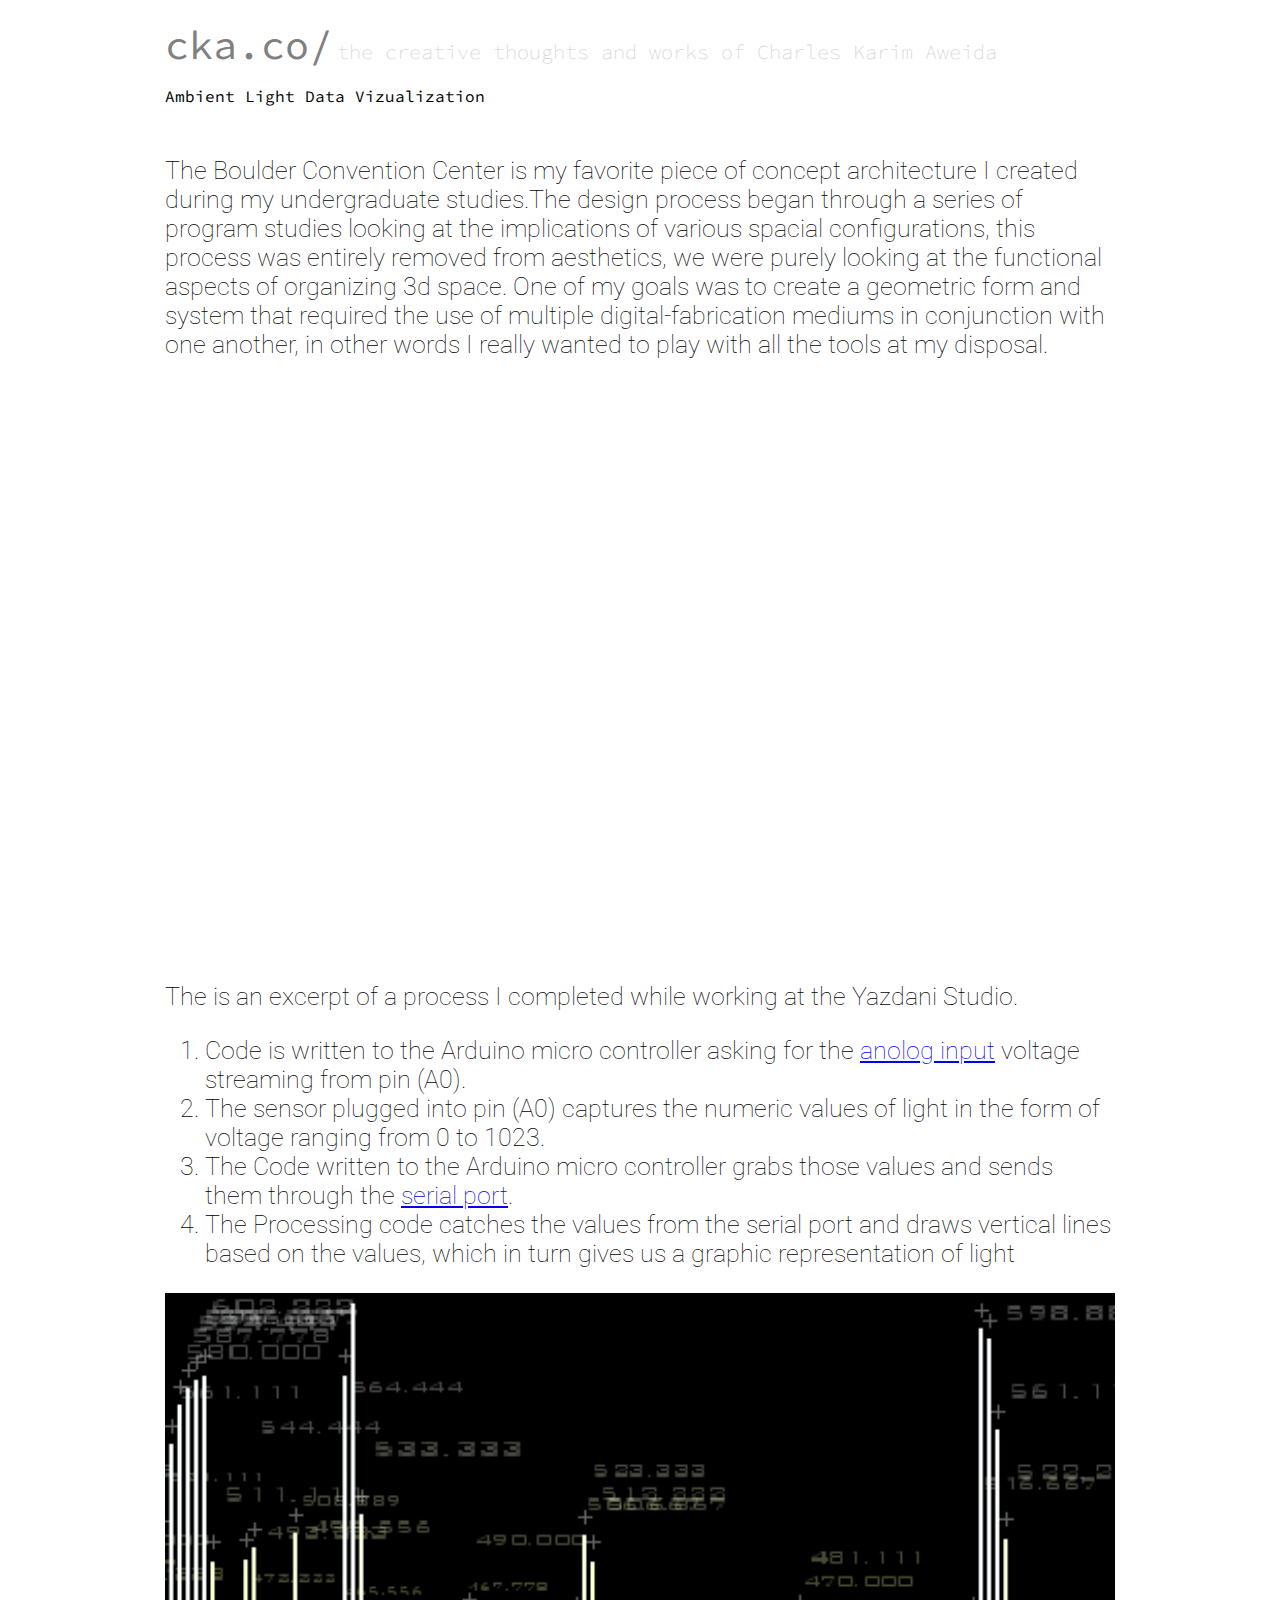
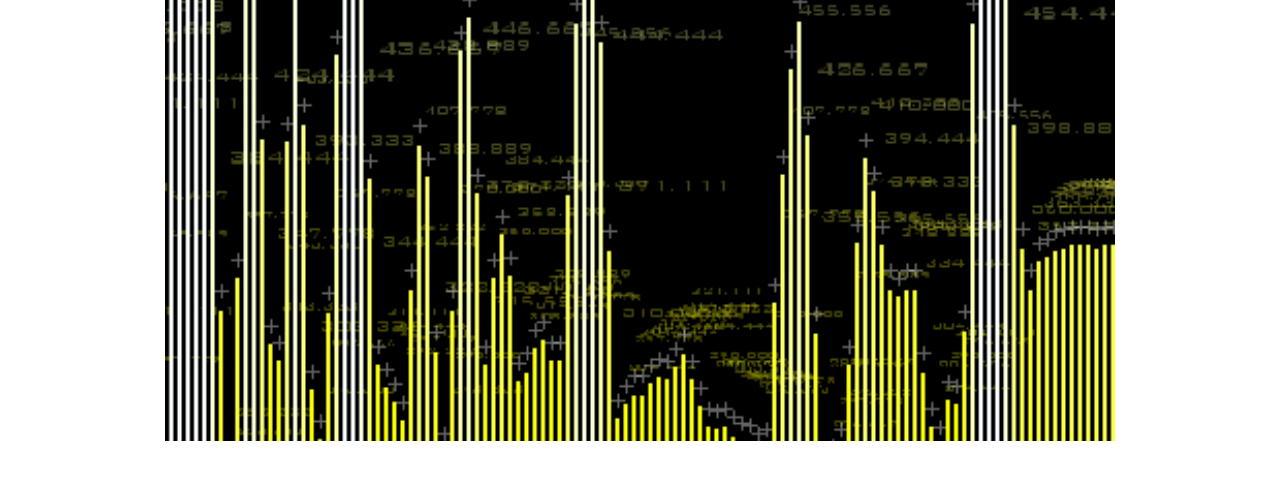
<file: projects/ambient_light_data_vizualization/index.html>
<!DOCTYPE>

<html>
<head>
    <title>AMBIENT LIGHT DATA VIZUALIZATION</title>
    <link rel='stylesheet' type='text/css' href='../../css/fonts.css'>
    <link rel='stylesheet' type='text/css' href='../../css/style.css'>
    <link href='http://fonts.googleapis.com/css?family=Source+Code+Pro:200,300,400,500,600,700,900|Roboto:100' rel='stylesheet' type='text/css'>       
    <script type="text../../javascript" src="https://ajax.googleapis.com/ajax/libs/jquery/1.8.2/jquery.min.js">
</script>
    <script type="text../../javascript" src="javascript/projects.js">
</script>
</head>

<body>
    <div class="project-container">
        <div class="title"><a href="http://cka.co/" style="text-decoration: none" class="style1 fontLarge">cka.co/</a> <span class="project-header fontMedium">the creative thoughts and works of Charles Karim Aweida</span>

        <h3 class="project-title">Ambient Light Data Vizualization</h3>

        <p class="project-paragraph fontMedium">The Boulder Convention Center is my favorite piece of concept architecture I created during my undergraduate studies.The design process began through a series of program studies looking at the implications of various spacial configurations, this process was entirely removed from aesthetics, we were purely looking at the functional aspects of organizing 3d space. One of my goals was to create a geometric form and system that required the use of multiple digital-fabrication mediums in conjunction with one another, in other words I really wanted to play with all the tools at my disposal.</p><iframe src="http://player.vimeo.com/video/20039859" width="950" height="533" frameborder="0" webkitallowfullscreen="" mozallowfullscreen="" allowfullscreen=""></iframe>

        <div class="project-paragraph fontMedium">
            <p>The is an excerpt of a process I completed while working at the Yazdani Studio.</p>

            <ol>
                <li>Code is written to the Arduino micro controller asking for the <a href="http://en.wikipedia.org/wiki/Analog_signal" target="_blank">anolog input</a> voltage streaming from pin (A0).</li>

                <li>The sensor plugged into pin (A0) captures the numeric values of light in the form of voltage ranging from 0 to 1023.</li>

                <li>The Code written to the Arduino micro controller grabs those values and sends them through the <a href="http://en.wikipedia.org/wiki/Serial_port" target="_blank">serial port</a>.</li>

                <li>The Processing code catches the values from the serial port and draws vertical lines based on the values, which in turn gives us a graphic representation of light</li>
            </ol>
        </div><img class="project-image" src="1.jpg"></div>
    </div>
</body>
</html>
</file>
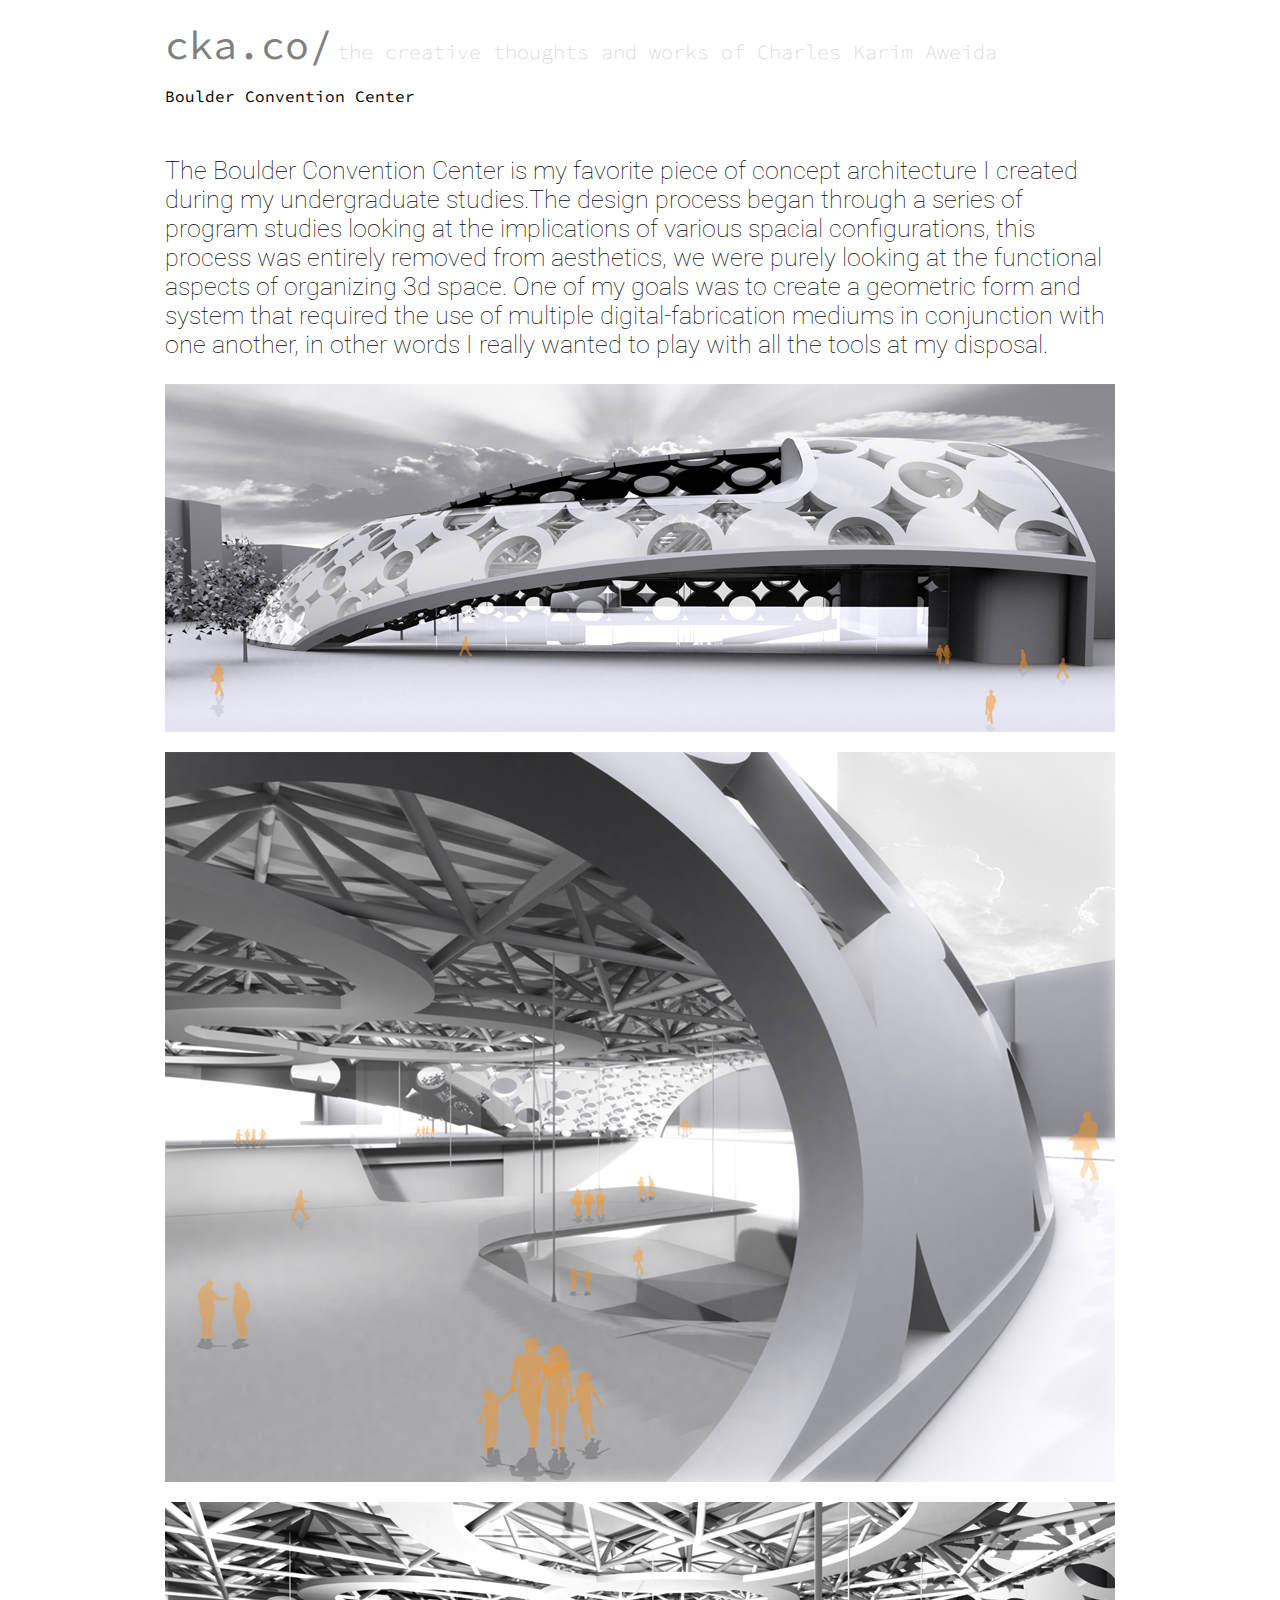
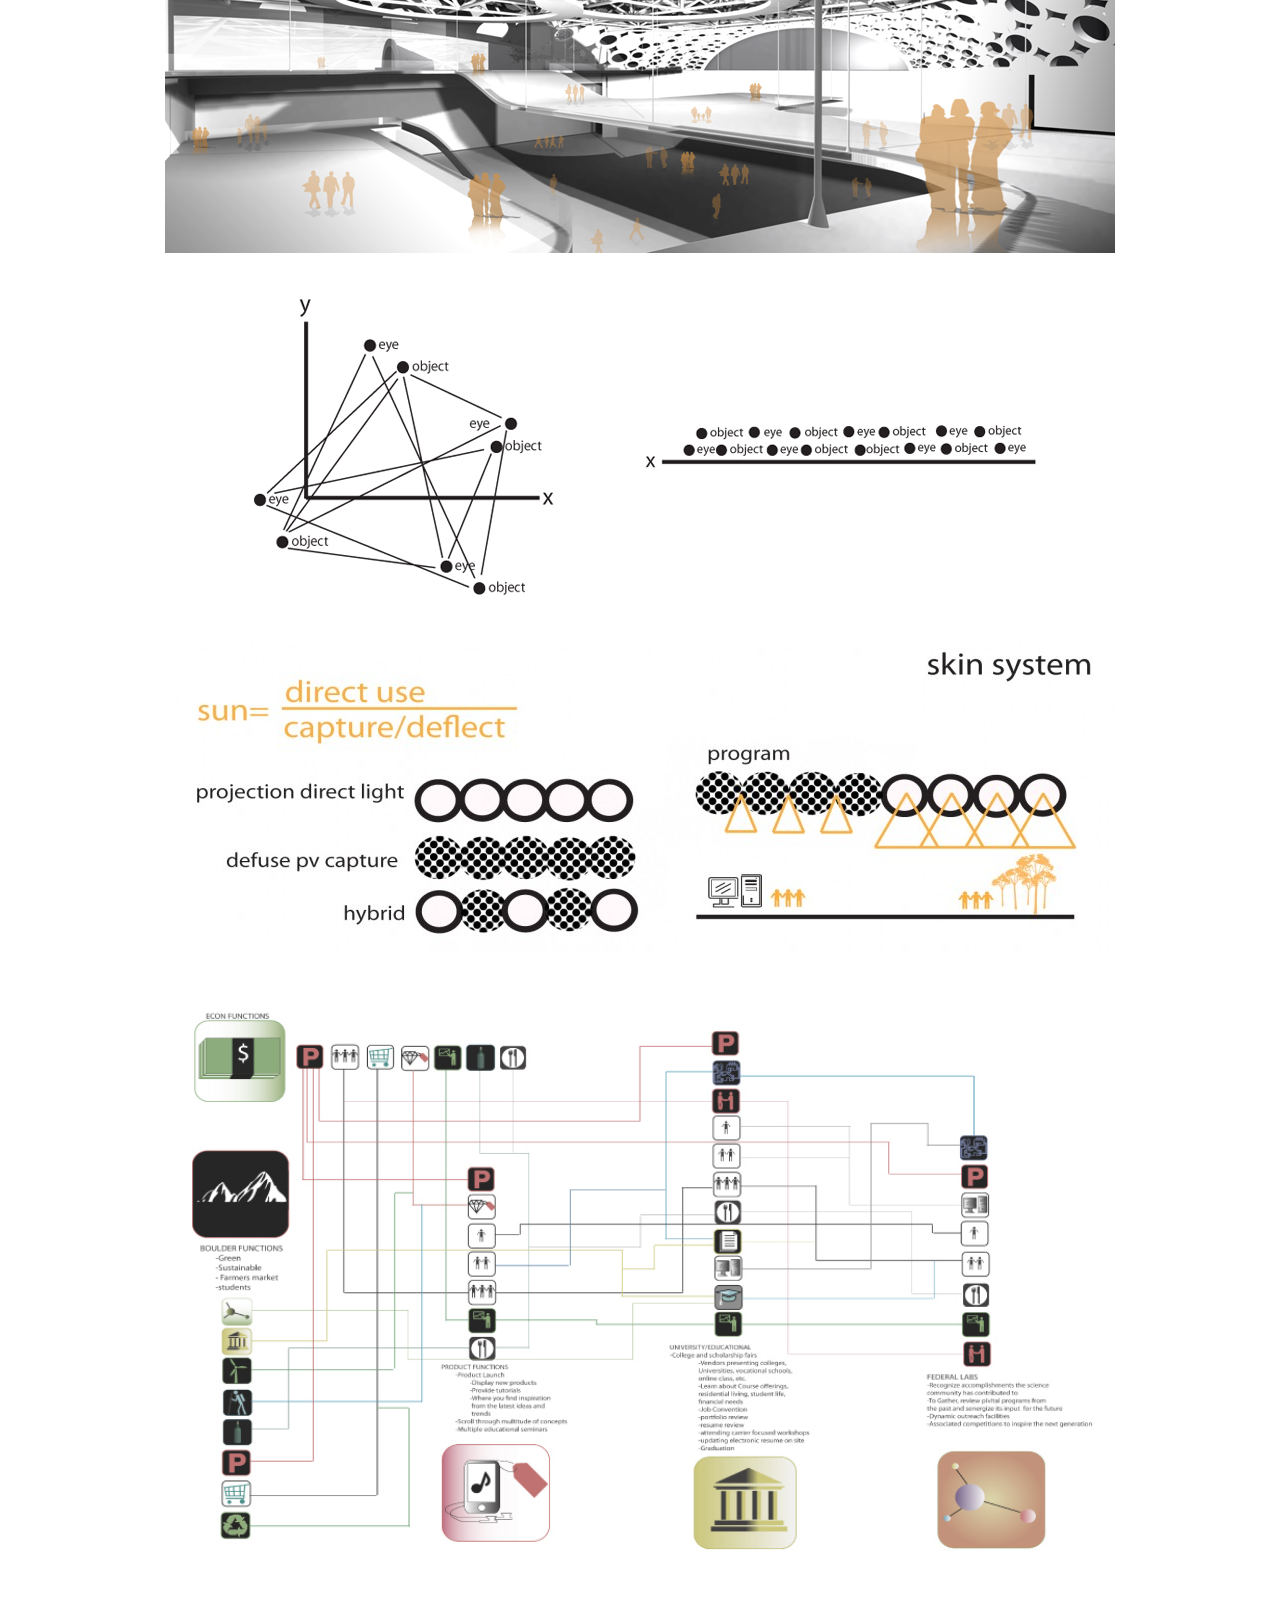
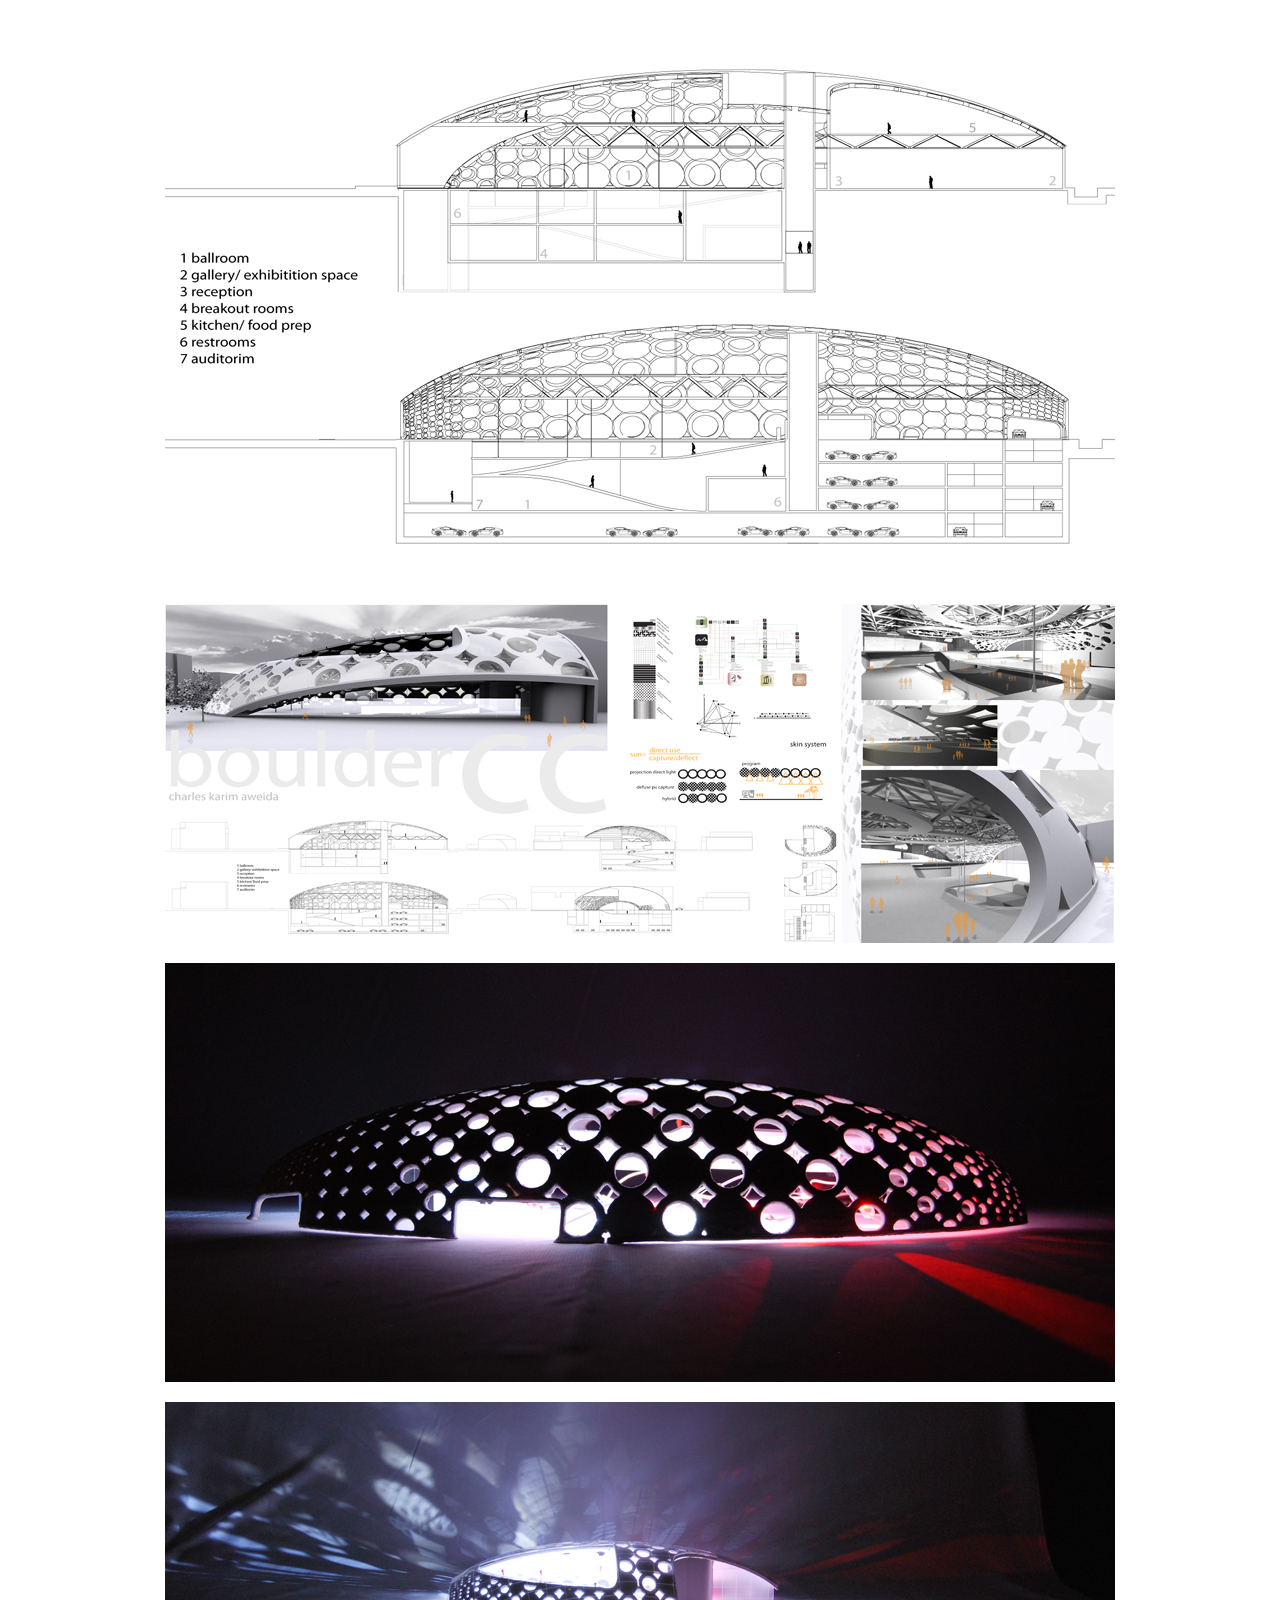
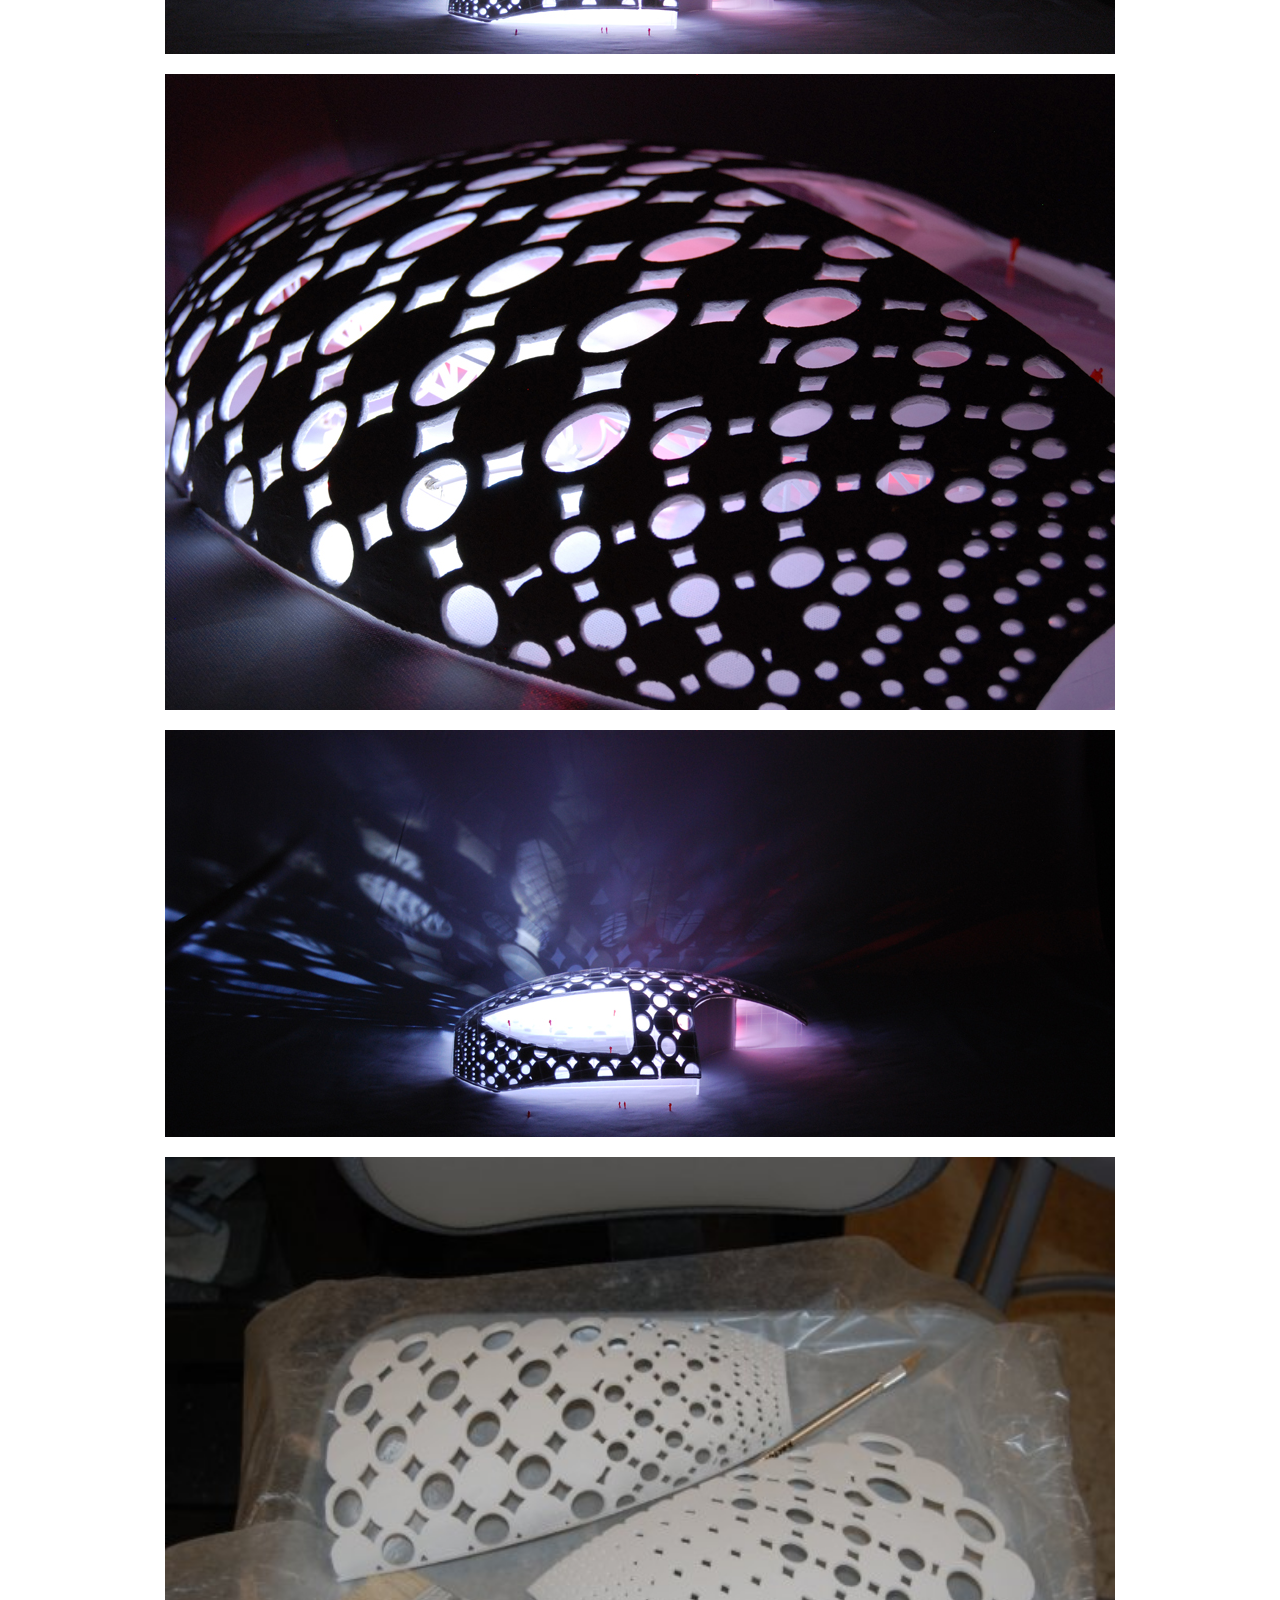
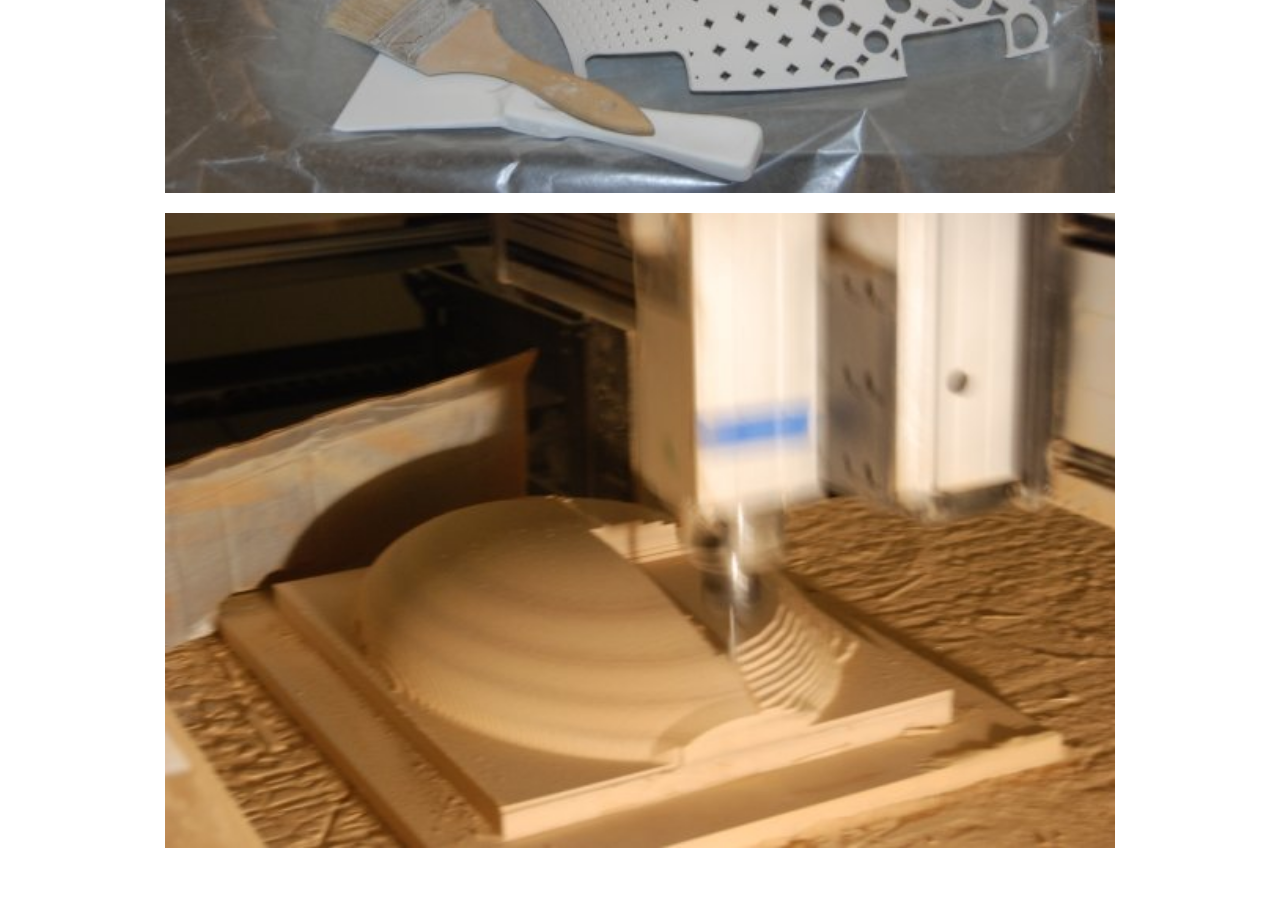
<file: projects/boulder_convention_center/index.html>
<!DOCTYPE>
<html>
<head>
    <title>BOULDER CONVENTION CENTER</title>
    <link rel='stylesheet' type='text/css' href='../../css/fonts.css'>
    <link rel='stylesheet' type='text/css' href='../../css/style.css'>
    <link href='http://fonts.googleapis.com/css?family=Source+Code+Pro:200,300,400,500,600,700,900|Roboto:100' rel='stylesheet' type='text/css'>   
    <script type="text../../javascript" src="https://ajax.googleapis.com/ajax/libs/jquery/1.8.2/jquery.min.js">
</script>
    <script type="text../../javascript" src="javascript/projects.js">
</script>
</head>

<body>
    <div class="project-container">
    <div class="title"><a href="http://cka.co/" style="text-decoration: none" class="style1 fontLarge">cka.co/</a> <span class="project-header fontMedium">the creative thoughts and works of Charles Karim Aweida</span>
    <h3 class="project-title">Boulder Convention Center</h3>

    <p class="project-paragraph fontMedium"> The Boulder Convention Center is my favorite piece of concept architecture I created during my undergraduate studies.The design process began through a series of program studies looking at the implications of various spacial configurations, this process was entirely removed from aesthetics, we were purely looking at the functional aspects of organizing 3d space.  One of my goals was to create a geometric form and system that required the use of multiple digital-fabrication mediums in conjunction with one another, in other words I really wanted to play with all the tools at my disposal. </p>

    <img class="project-image" src="1.jpg">
    <img class="project-image" src="2.jpg">
    <img class="project-image" src="3.jpg">
    <img class="project-image" src="4.jpg">
    <img class="project-image" src="5.jpg">
    <img class="project-image" src="6.jpg">
    <img class="project-image" src="8.jpg">
    <img class="project-image" src="9.jpg">
    <img class="project-image" src="10.jpg">
    <img class="project-image" src="11.jpg">
    <img class="project-image" src="12.jpg">
    <img class="project-image" src="13.jpg">
    <img class="project-image" src="14.jpg">
    <img class="project-image" src="15.jpg">

    </div>
    

    
    </div>
</body>
</html>
</file>
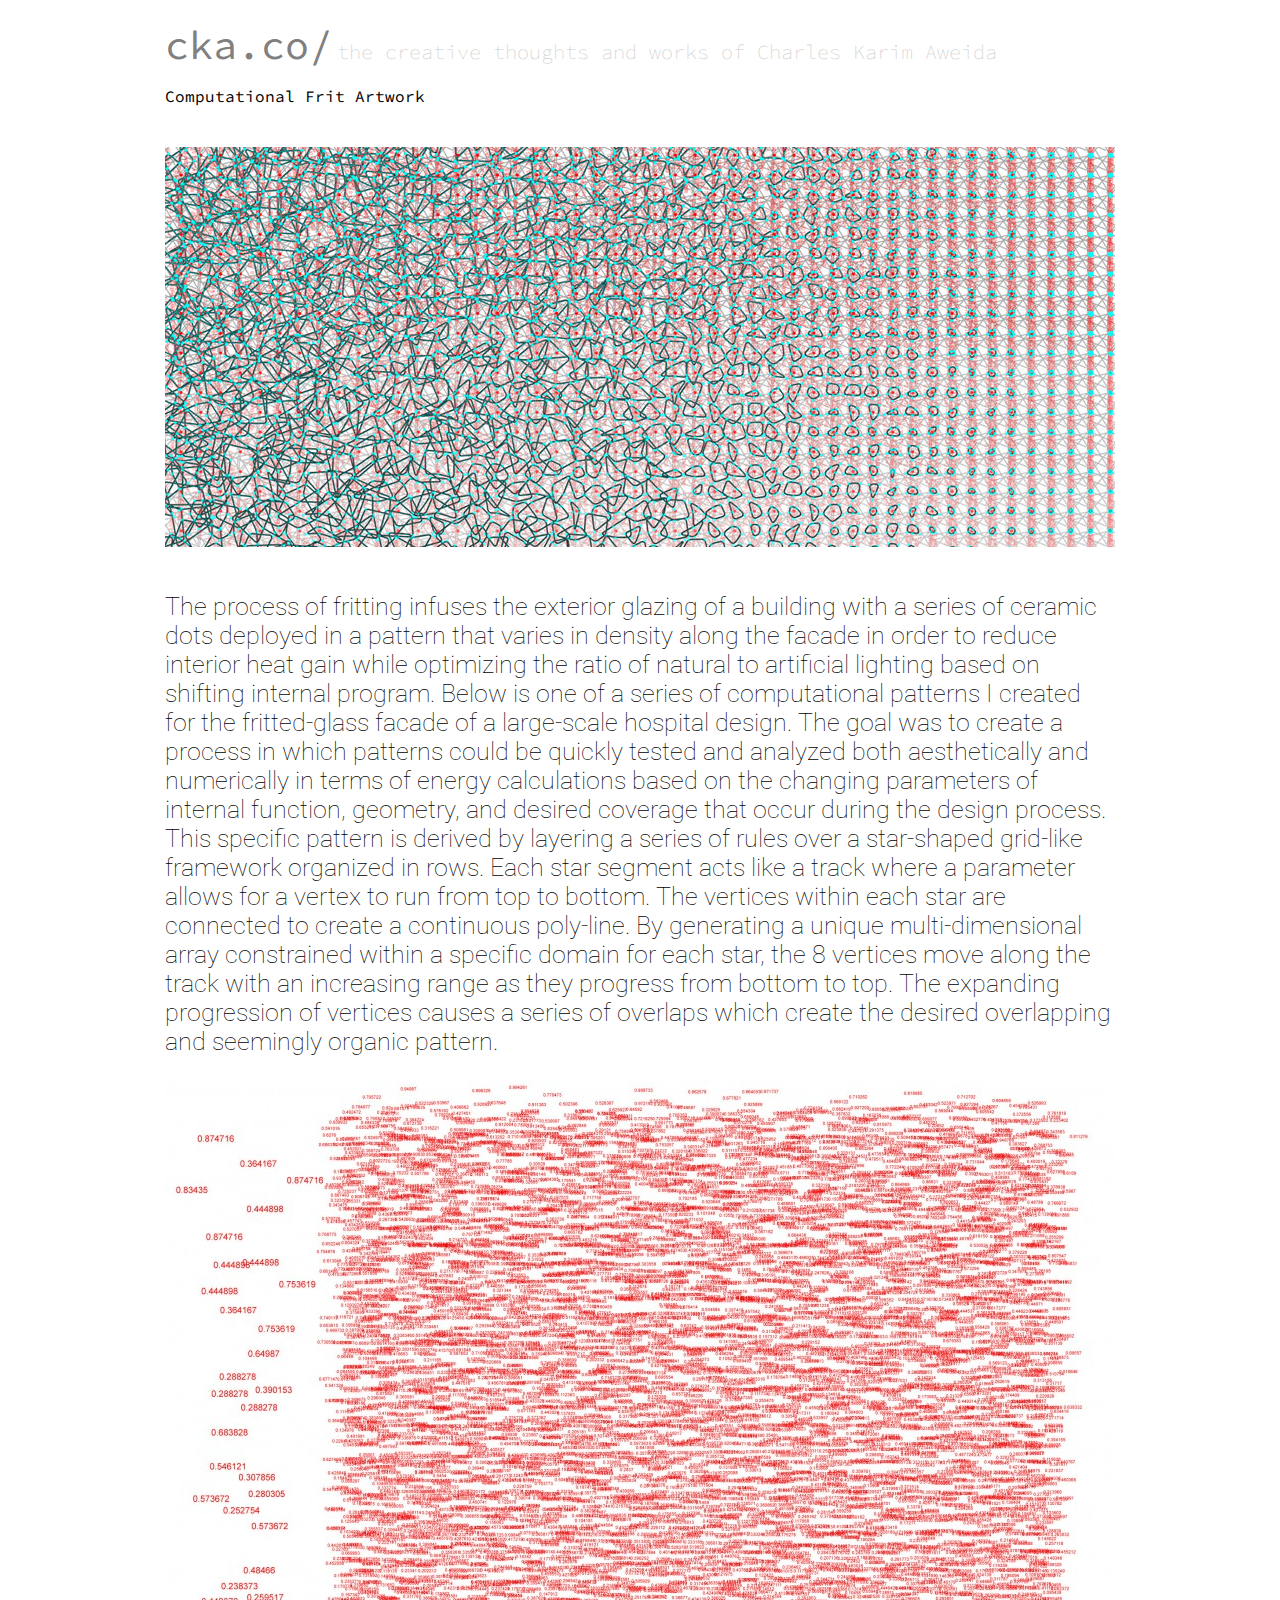
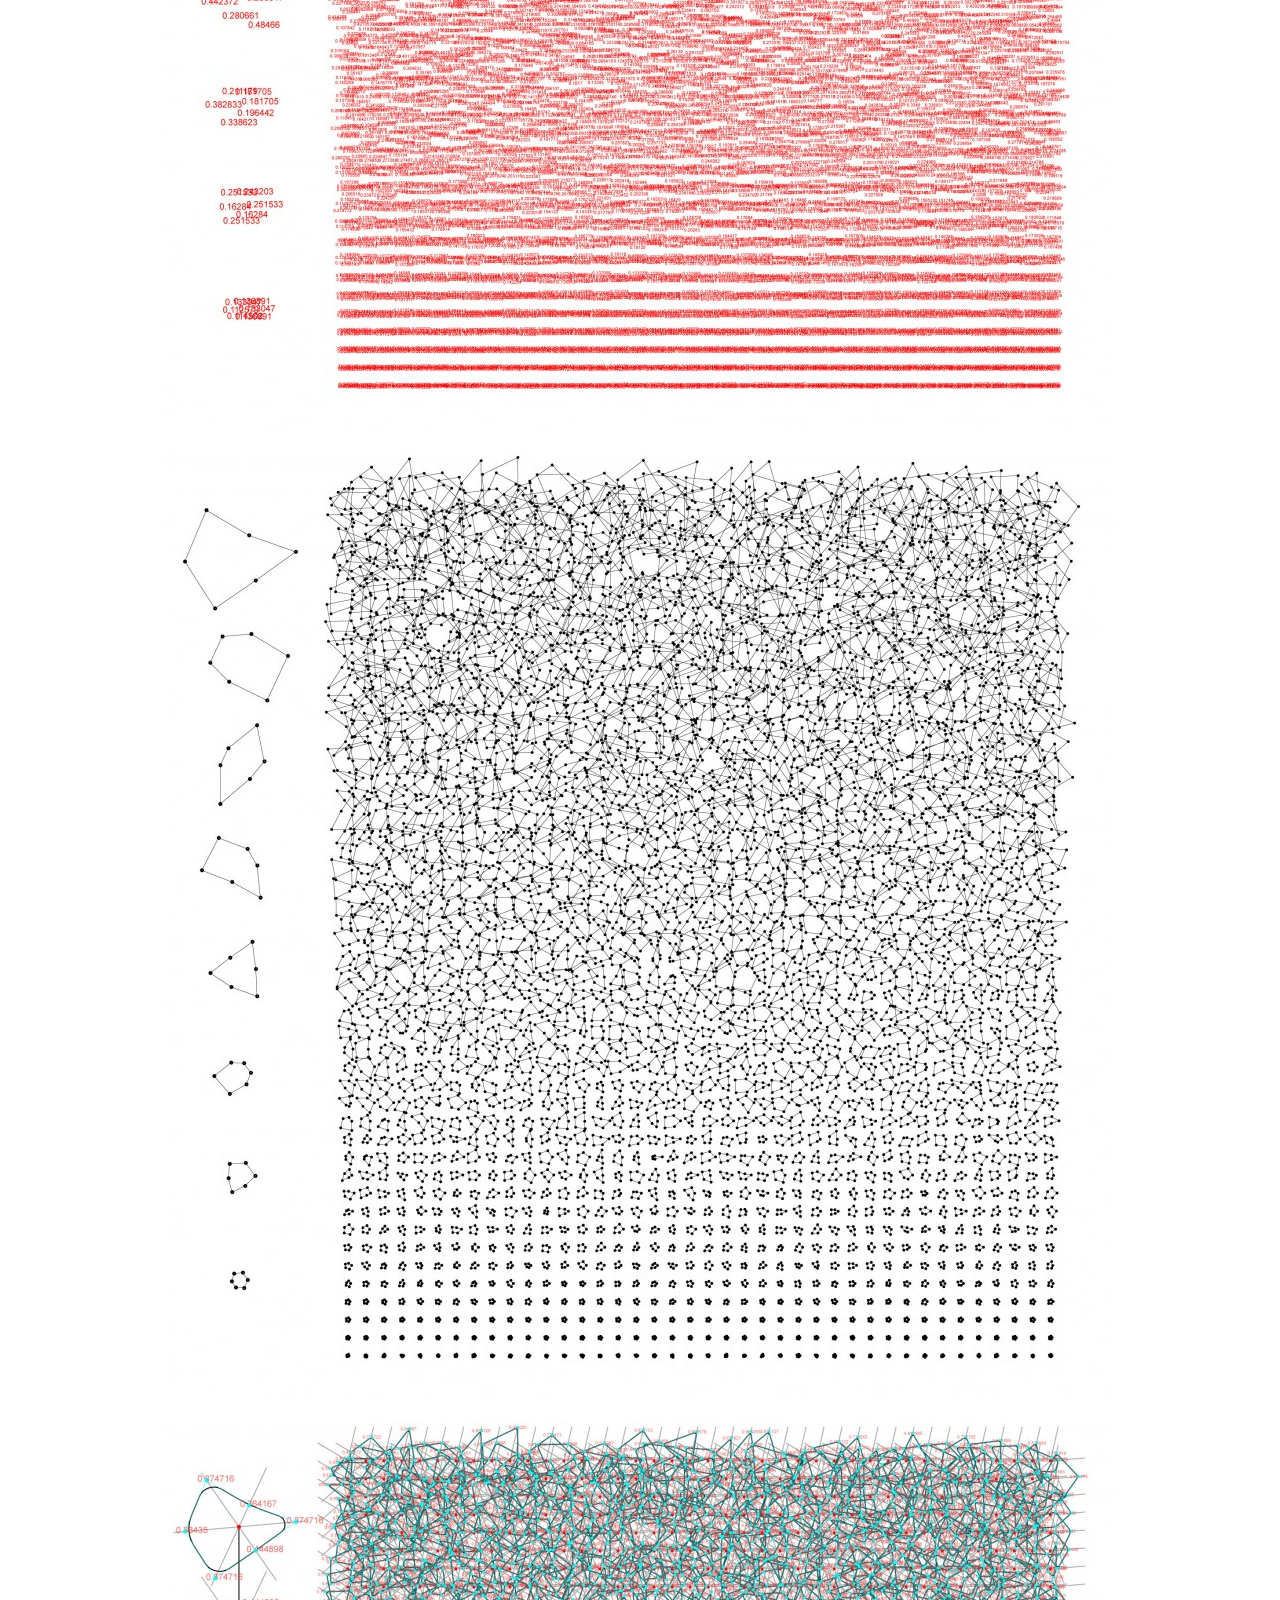
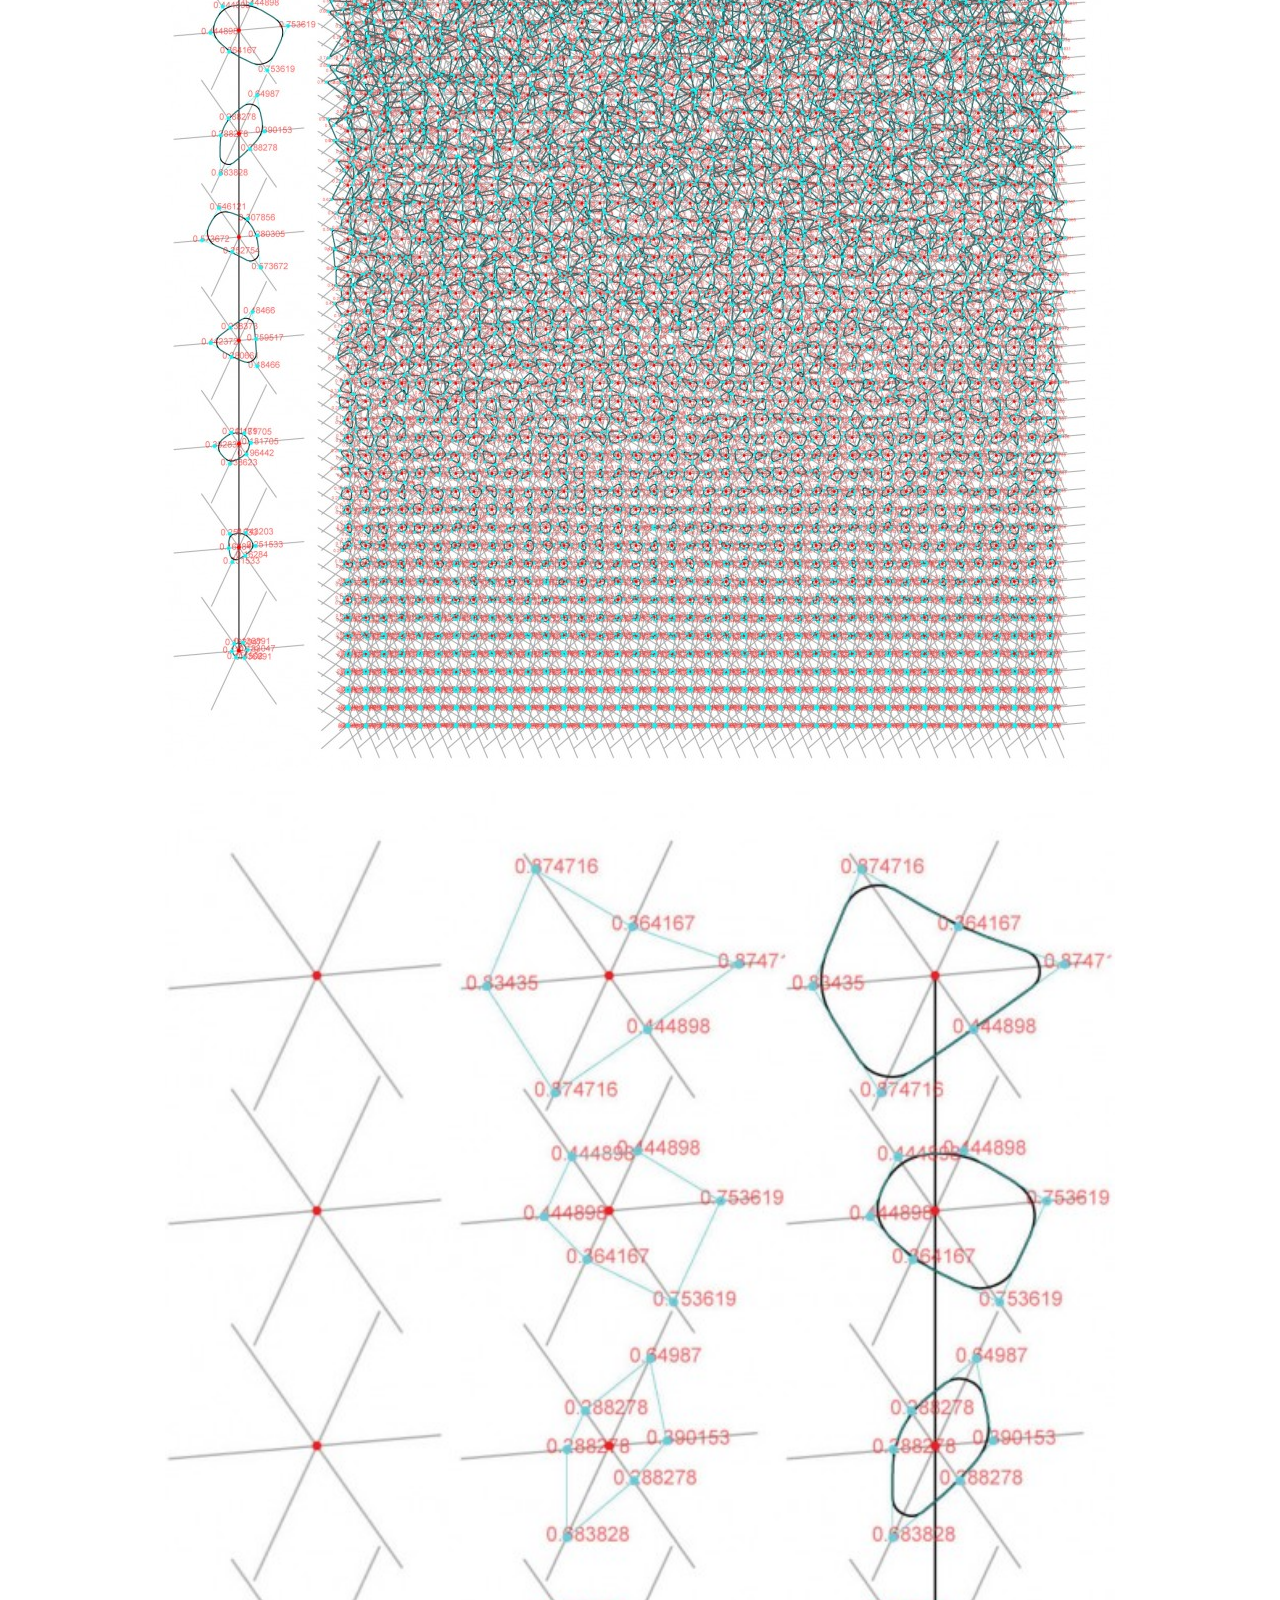
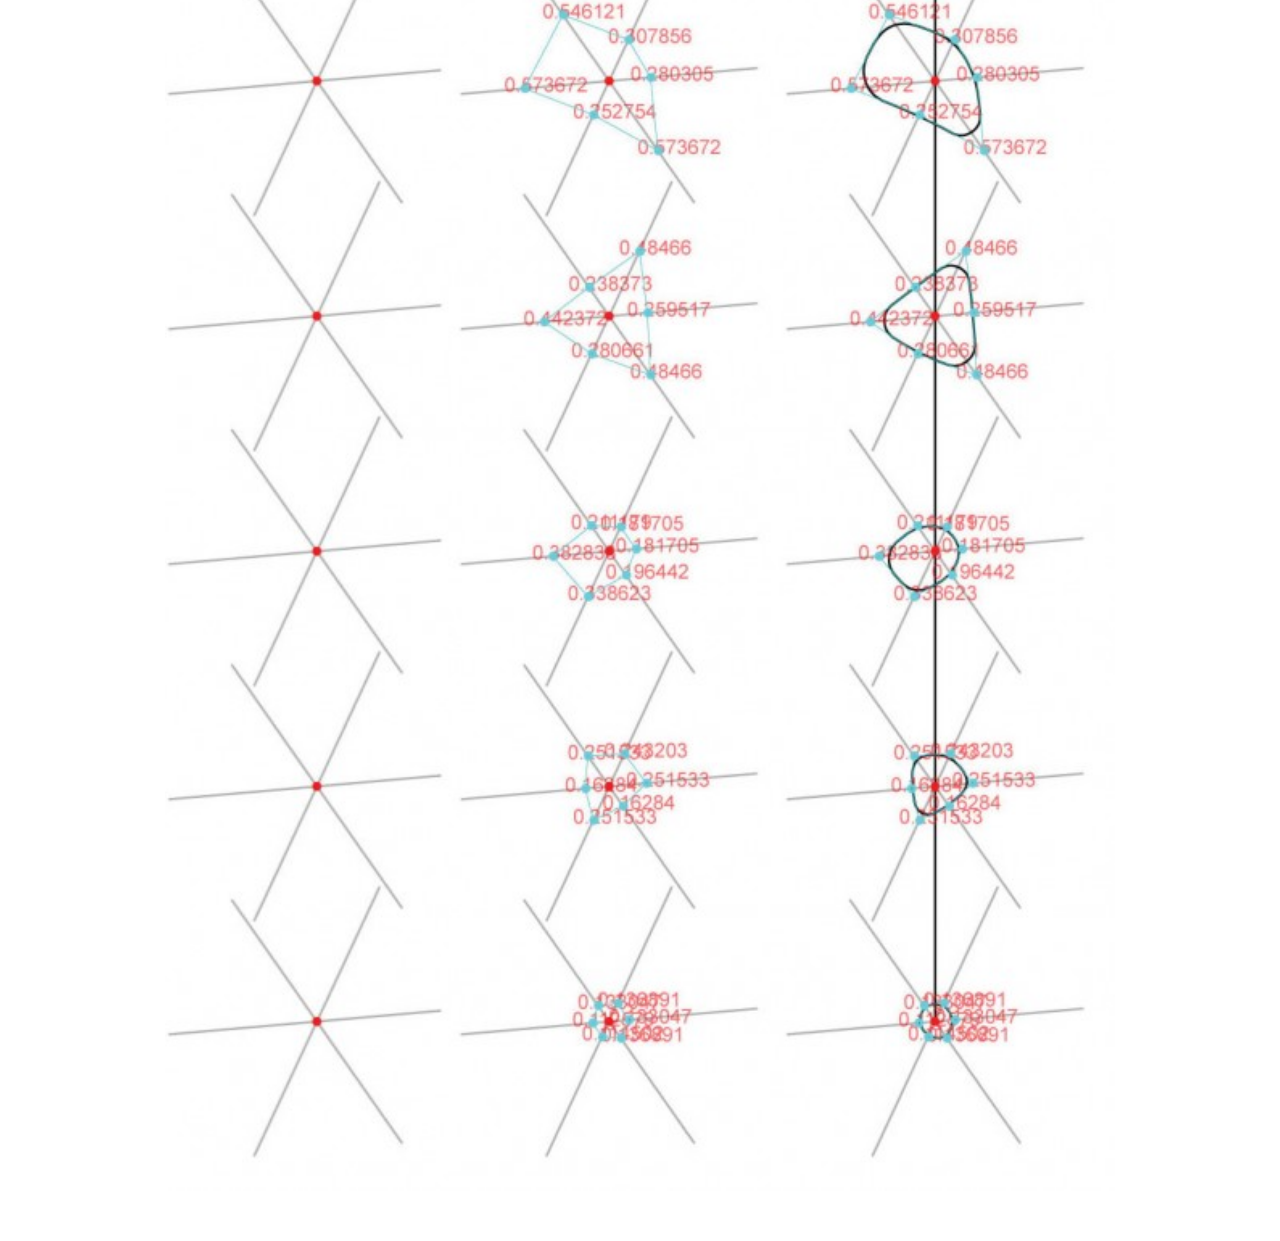
<file: projects/computational_frit_artwork/index.html>
<!DOCTYPE>
<html>
<head>
    <title>COMPUTATIONAL FRIT ARTWORK</title>
    <link rel='stylesheet' type='text/css' href='../../css/fonts.css'>
    <link rel='stylesheet' type='text/css' href='../../css/style.css'>
    <link href='http://fonts.googleapis.com/css?family=Source+Code+Pro:200,300,400,500,600,700,900|Roboto:100' rel='stylesheet' type='text/css'>       
    <script type="text../../javascript" src="https://ajax.googleapis.com/ajax/libs/jquery/1.8.2/jquery.min.js">
</script>
    <script type="text../../javascript" src="javascript/projects.js">
</script>
</head>

<body>
    <div class="project-container">
    <div class="title"><a href="http://cka.co/" style="text-decoration: none" class="style1 fontLarge">cka.co/</a> <span class="project-header fontMedium">the creative thoughts and works of Charles Karim Aweida</span>

    <h3 class="project-title">Computational Frit Artwork</h3>
        <img class="project-image" src="1.jpg">
    <p class="project-paragraph fontMedium">The process of fritting infuses the exterior glazing of a building with a series of ceramic dots deployed in a pattern that varies in density along the facade in order to reduce interior heat gain while optimizing the ratio of natural to artificial lighting based on shifting internal program. Below is one of a series of computational patterns I created for the fritted-glass facade of a large-scale hospital design. The goal was to create a process in which patterns could be quickly tested and analyzed both aesthetically and numerically in terms of energy calculations based on the changing parameters of internal function, geometry, and desired coverage that occur during the design process. This specific pattern is derived by layering a series of rules over a star-shaped grid-like framework organized in rows. Each star segment acts like a track where a parameter allows for a vertex to run from top to bottom. The vertices within each star are connected to create a continuous poly-line. By generating a unique multi-dimensional array constrained within a specific domain for each star, the 8 vertices move along the track with an increasing range as they progress from bottom to top. The expanding progression of vertices causes a series of overlaps which create the desired overlapping and seemingly organic pattern.</p>

   
    <img class="project-image" src="2.jpg">
    <img class="project-image" src="3.jpg">
    <img class="project-image" src="4.jpg">
    <img class="project-image" src="5.jpg">
    
    </div>
    

    
    </div>
</body>
</html>
</file>
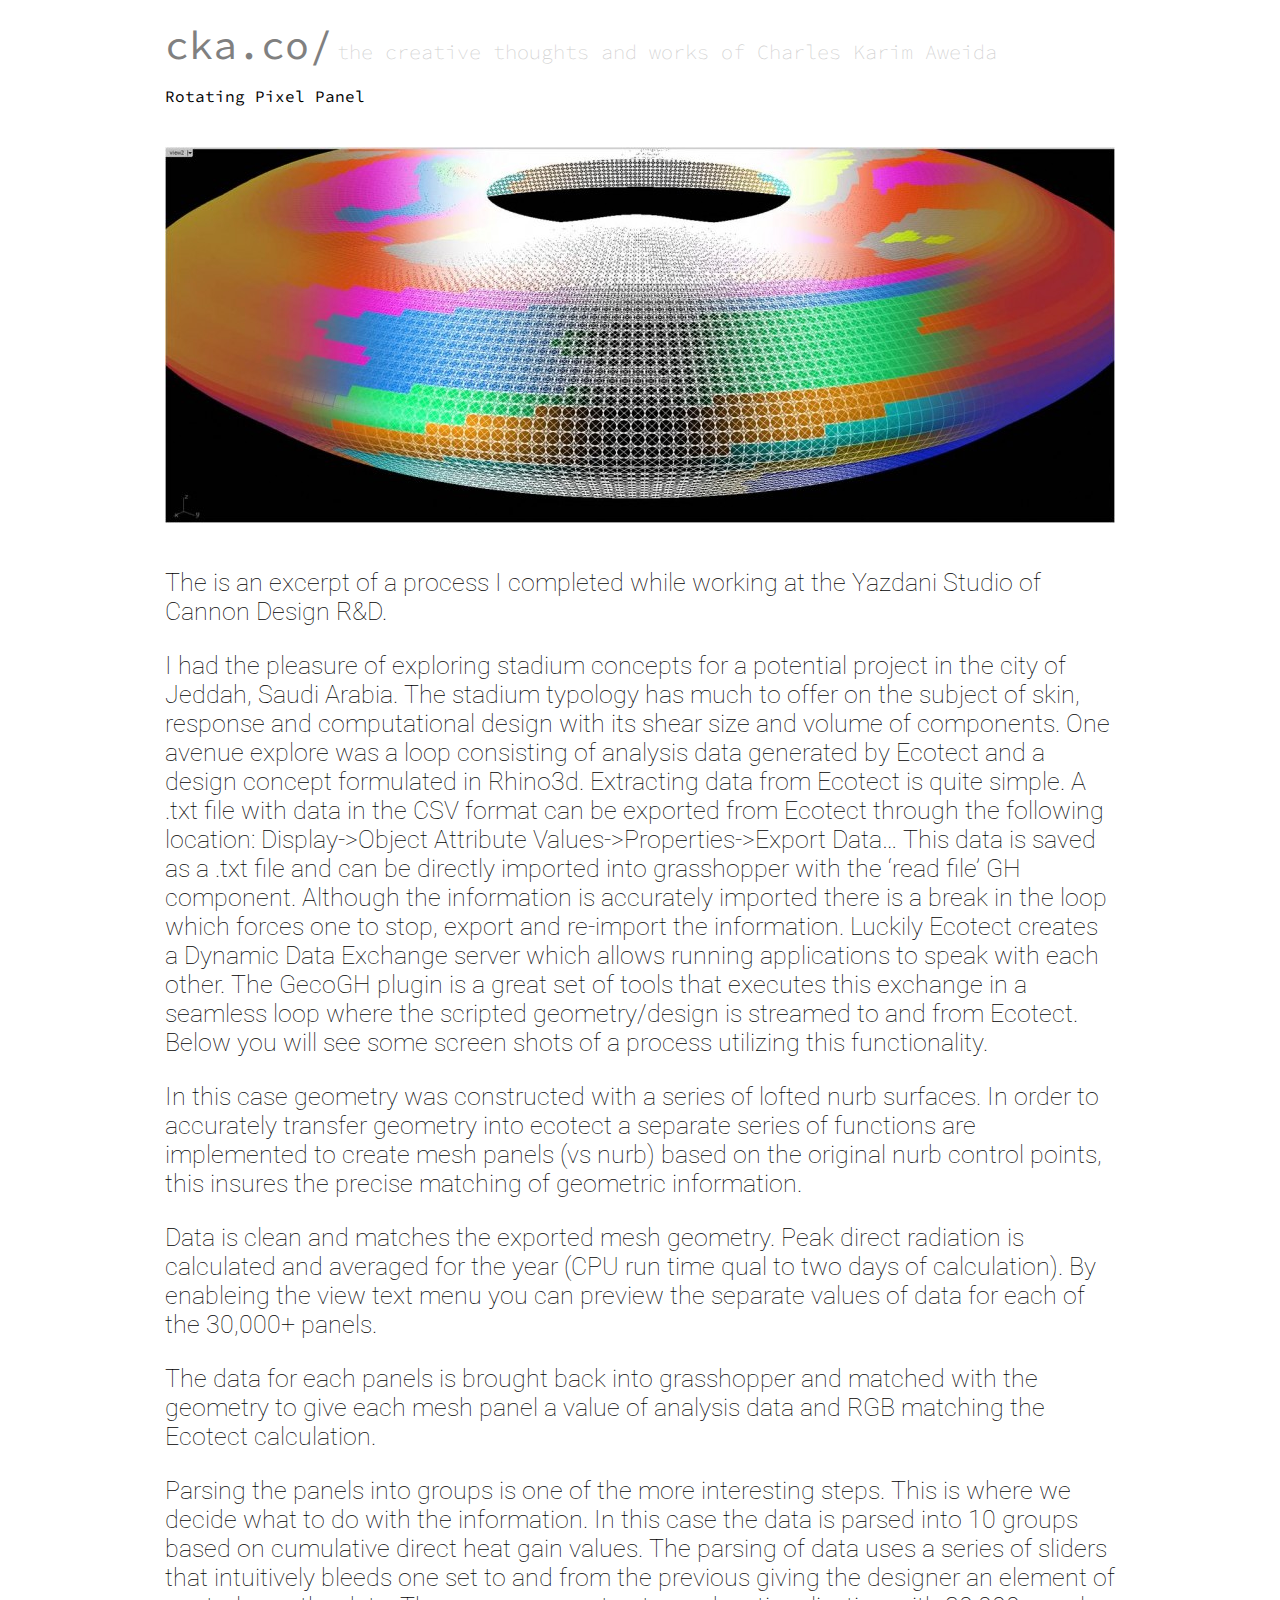
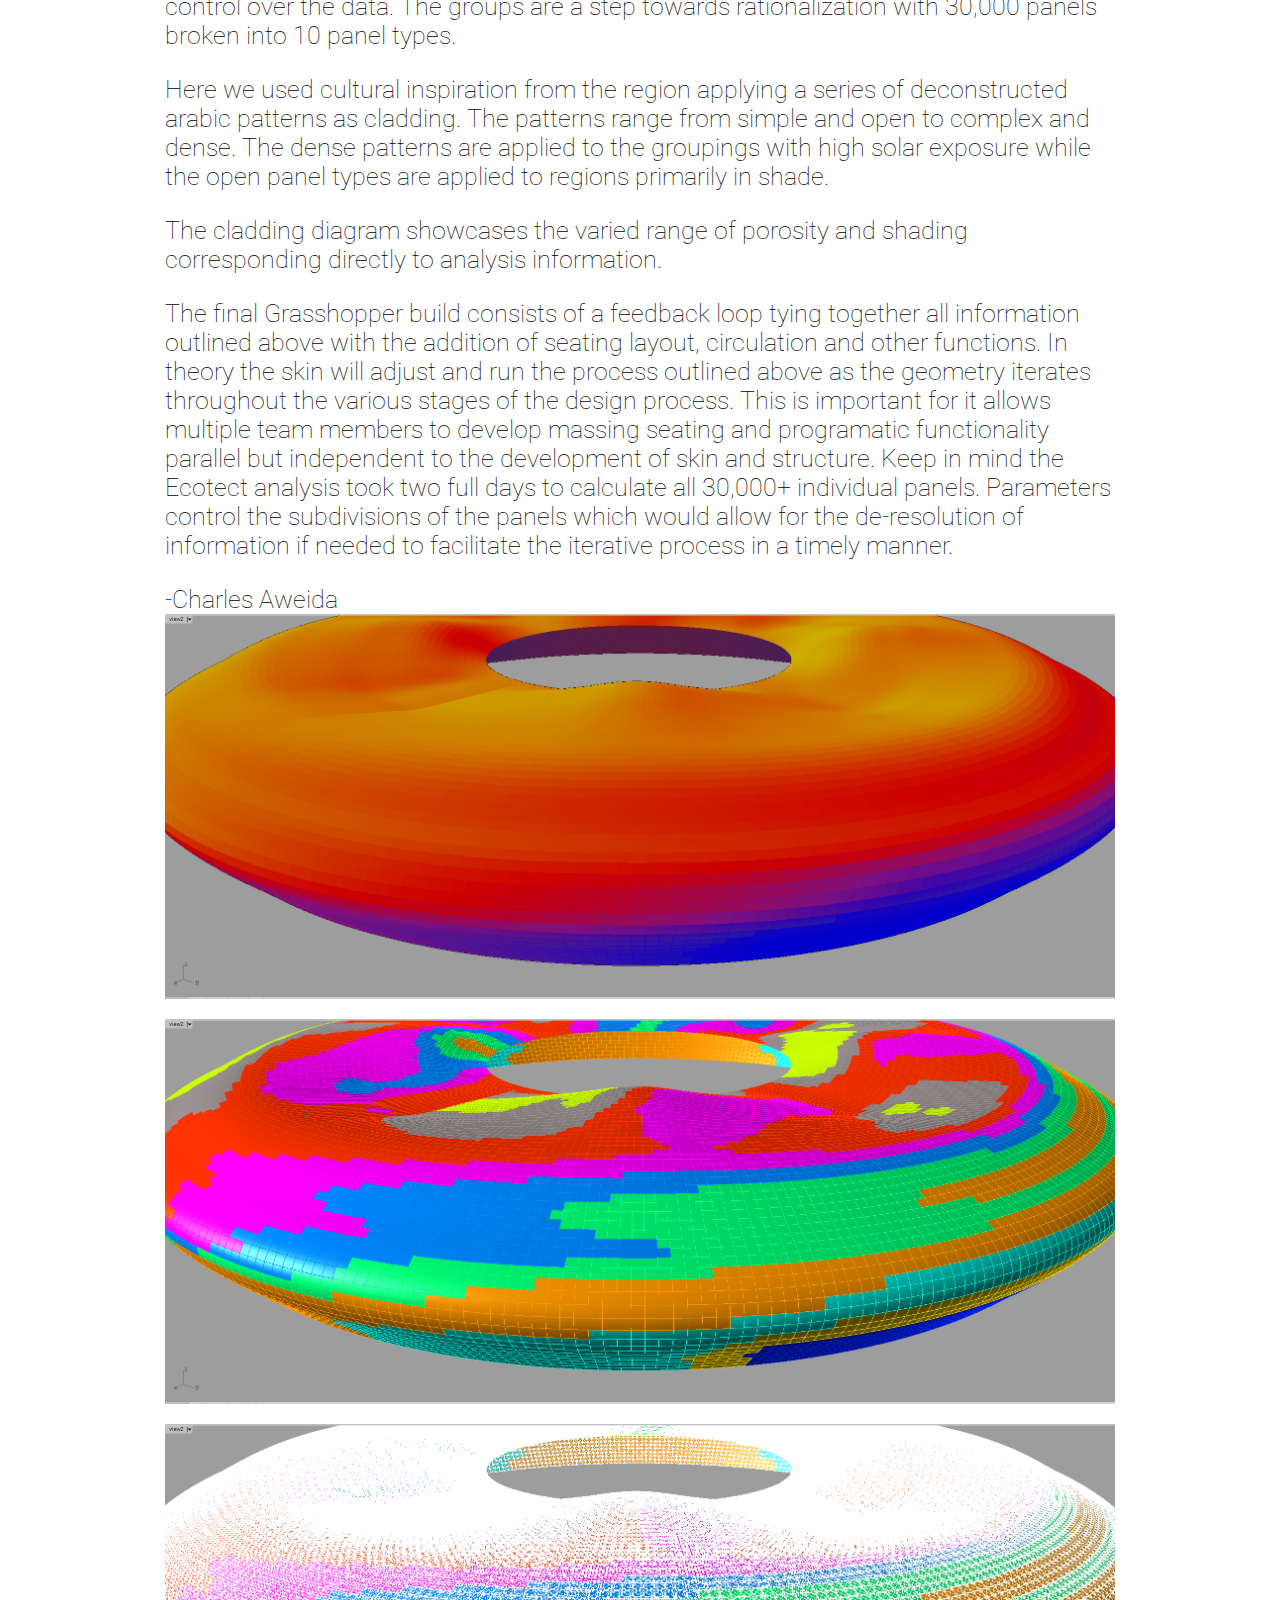
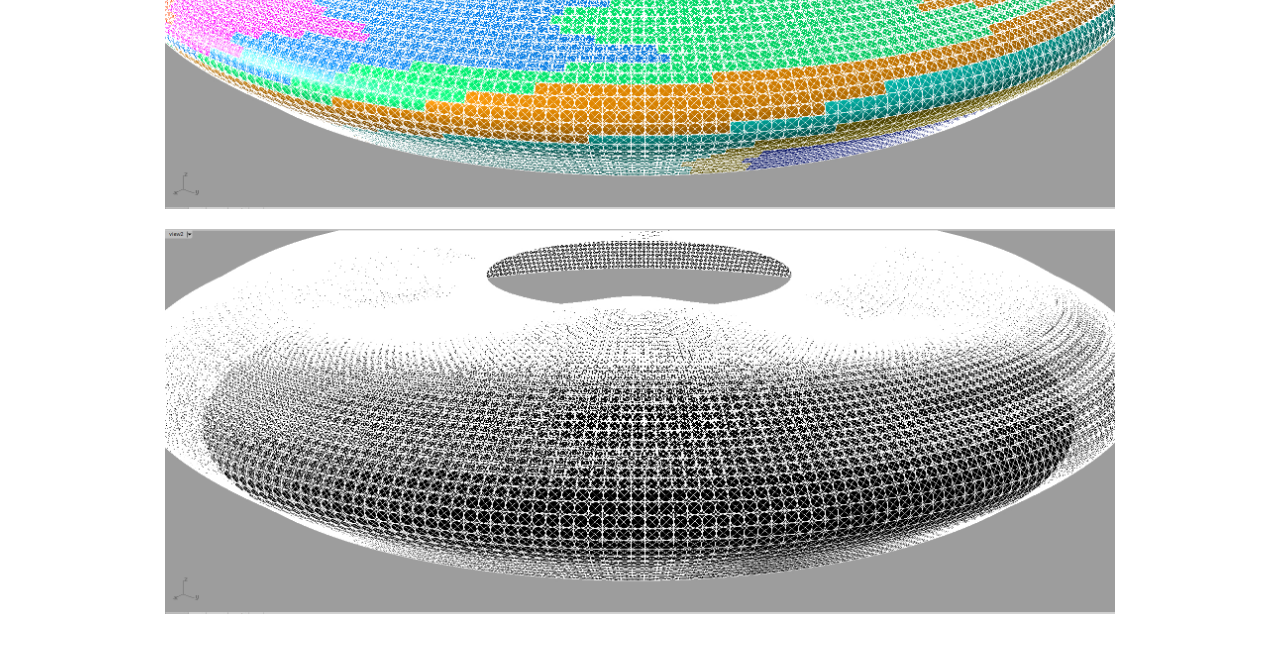
<file: projects/data_driven_stadium_panels_part_1/index.html>
<!DOCTYPE>
<html>
<head>
    <title>ROTATING PIXEL PANEL</title>
    <link rel='stylesheet' type='text/css' href='../../css/fonts.css'>
    <link rel='stylesheet' type='text/css' href='../../css/style.css'>
    <link href='http://fonts.googleapis.com/css?family=Source+Code+Pro:200,300,400,500,600,700,900|Roboto:100' rel='stylesheet' type='text/css'>       
    <script type="text../../javascript" src="https://ajax.googleapis.com/ajax/libs/jquery/1.8.2/jquery.min.js">
</script>
    <script type="text../../javascript" src="javascript/projects.js">
</script>
</head>

<body>
    <div class="project-container">
    <div class="title"><a href="http://cka.co/" style="text-decoration: none" class="style1 fontLarge">cka.co/</a> <span class="project-header fontMedium">the creative thoughts and works of Charles Karim Aweida</span>

    <h3 class="project-title">Rotating Pixel Panel</h3>
    
        <img class="project-image" src="1.jpg">
    <div class="project-paragraph fontMedium">
    <p>The is an excerpt of a process I completed while working at the Yazdani Studio of Cannon Design R&D.</p>

<p>I had the pleasure of exploring stadium concepts for a potential project in the city of Jeddah, Saudi Arabia. The stadium typology has much to offer on the subject of skin, response and computational design with its shear size and volume of components. One avenue explore was a loop consisting of  analysis data generated by Ecotect and a design concept formulated  in Rhino3d. Extracting data from Ecotect is quite simple. A .txt file with data in the CSV format can be exported from Ecotect through the following location: Display->Object Attribute Values->Properties->Export Data… This data is saved as a .txt file and can be directly imported into grasshopper with the ‘read file’ GH component. Although the information is accurately imported there is a break in the loop which forces one to stop, export and re-import the information. Luckily Ecotect creates a Dynamic Data Exchange server which allows running applications to speak with each other. The GecoGH plugin is a great set of tools that executes this exchange in a seamless loop where the scripted geometry/design is streamed to and from Ecotect. Below you will see some screen shots of a process utilizing this functionality.</p>

<p>In this case geometry was constructed with a series of lofted nurb surfaces. In order to accurately transfer geometry into ecotect a separate series of functions are implemented to create mesh panels (vs nurb) based on the original nurb control points, this insures the precise matching of geometric information.</p>

<p>Data is clean and matches the exported mesh geometry. Peak direct radiation is calculated and averaged for the year (CPU run time qual to two days of calculation). By enableing the view text menu you can preview the separate values of data for each of the 30,000+ panels.</p>

<p>The data for each panels is brought back into grasshopper and matched with the geometry to give each mesh panel a value of analysis data and RGB matching the Ecotect calculation.</p>

<p>Parsing the panels into groups is one of the more interesting steps. This is where we decide what to do with the information. In this case the data is parsed into 10 groups based on cumulative direct heat gain values. The parsing of data uses a series of sliders that intuitively bleeds one set to and from the previous giving the designer an element of control over the data.  The groups are a step towards rationalization with 30,000 panels broken into 10 panel types.</p>

<p>Here we used cultural inspiration from the region applying a series of deconstructed arabic patterns as cladding. The patterns range from simple and open to complex and dense. The dense patterns are applied to the groupings with high solar exposure while the open panel types are applied to regions primarily in shade. </p>

<p>The cladding diagram showcases the varied range of porosity and shading corresponding directly to analysis information.</p>

<p>The final Grasshopper build consists of a feedback loop tying together all information outlined above with the addition of seating layout, circulation and other functions. In theory the skin will adjust and run the process outlined above as the geometry iterates throughout the various stages of the design process. This is important for it allows multiple team members to develop massing seating and programatic functionality parallel but independent to the development of skin and structure. Keep in mind the Ecotect analysis took two full days to calculate all 30,000+ individual panels. Parameters control the subdivisions of the panels which would allow for the de-resolution of information if needed to facilitate the iterative process in a timely manner. </p>

-Charles Aweida</div>

    

    <img class="project-image" src="2.jpg">
    <img class="project-image" src="3.jpg">
    <img class="project-image" src="4.jpg">
    <img class="project-image" src="5.jpg">
    
    </div>
    

    
    </div>
</body>
</html>
</file>
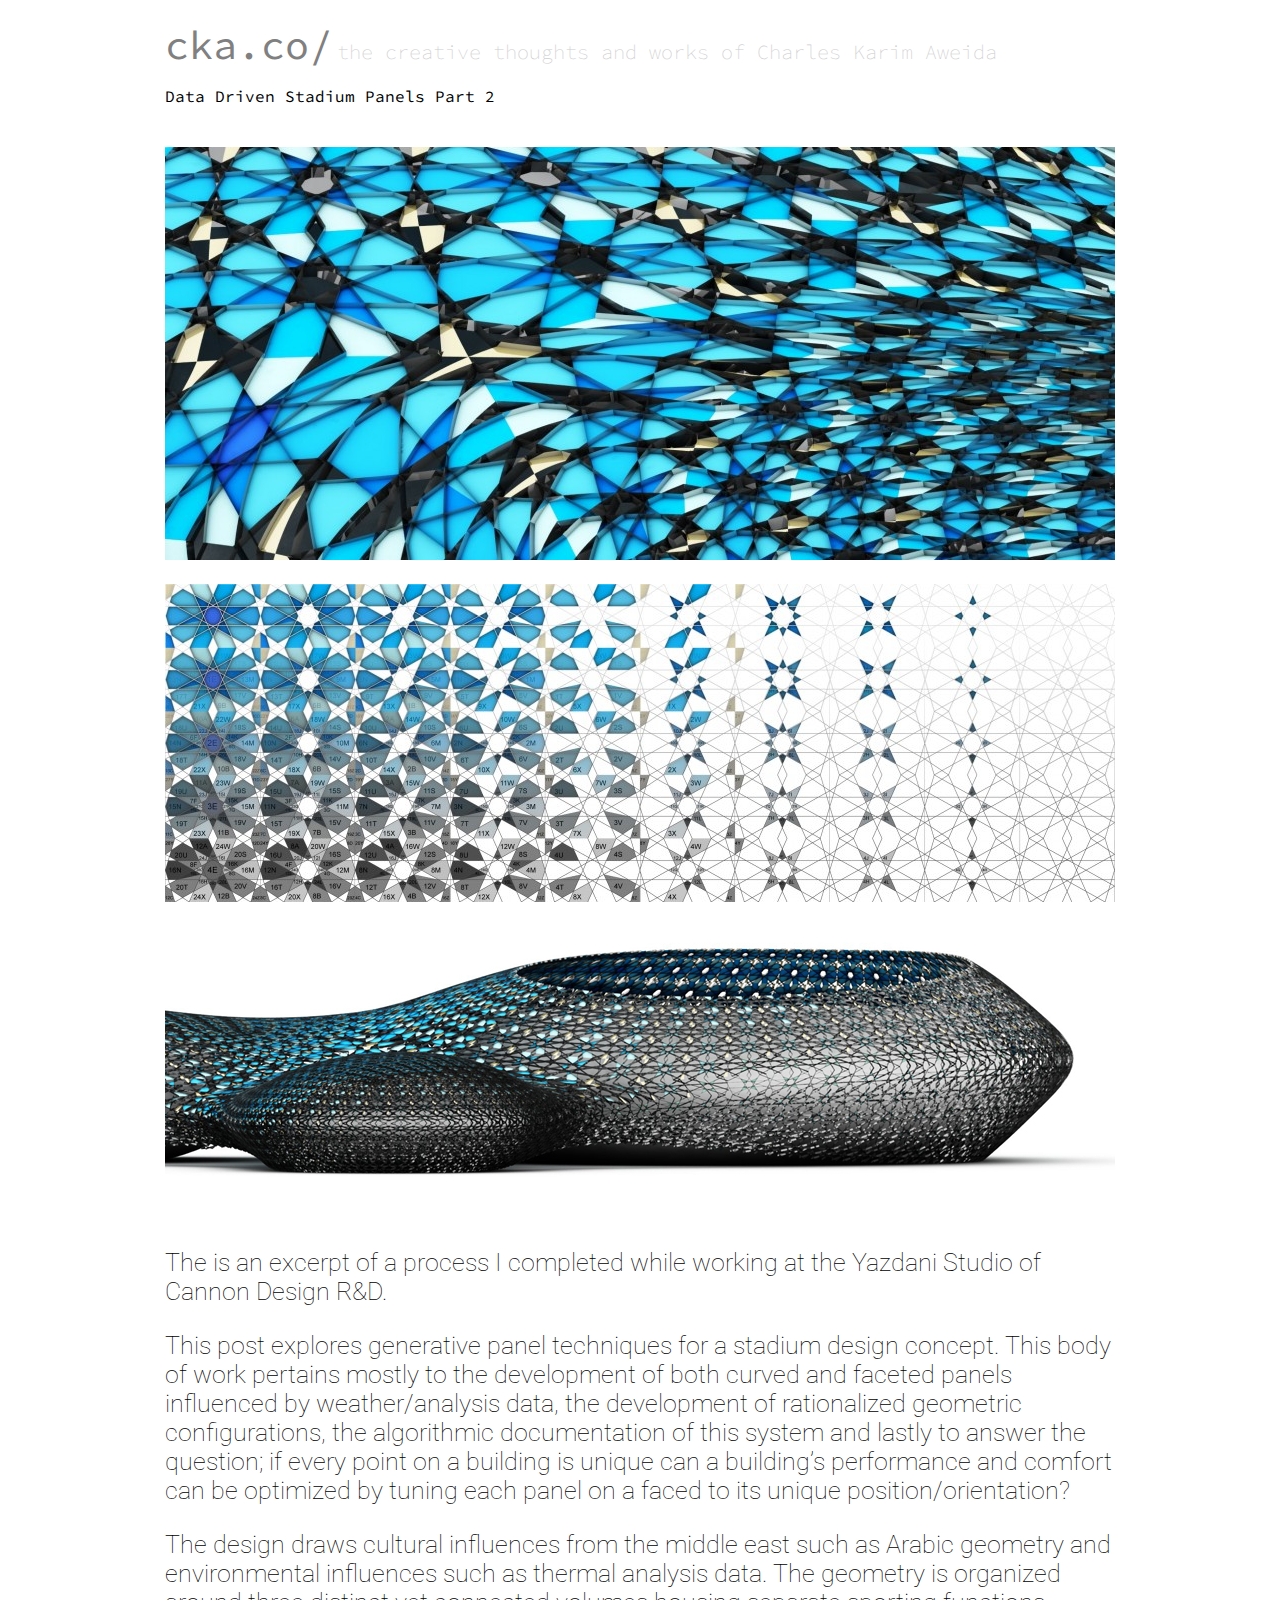
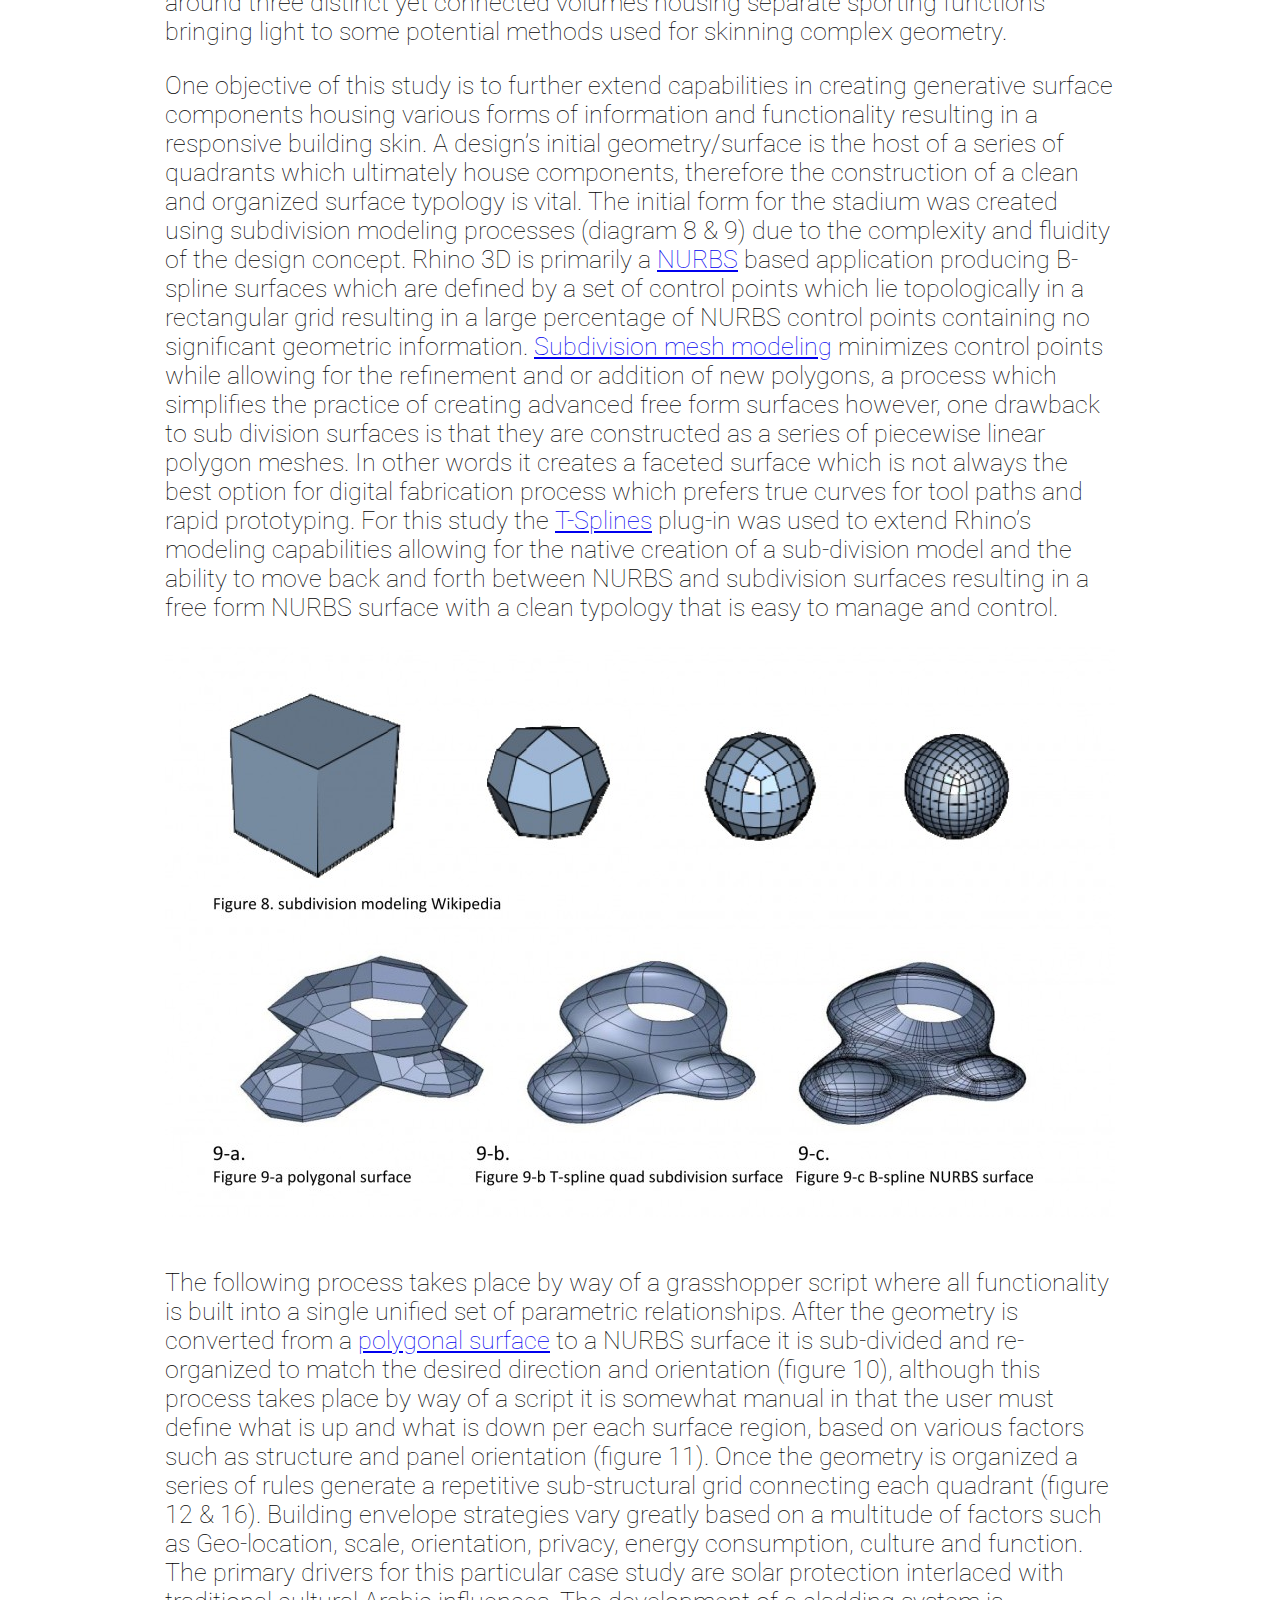
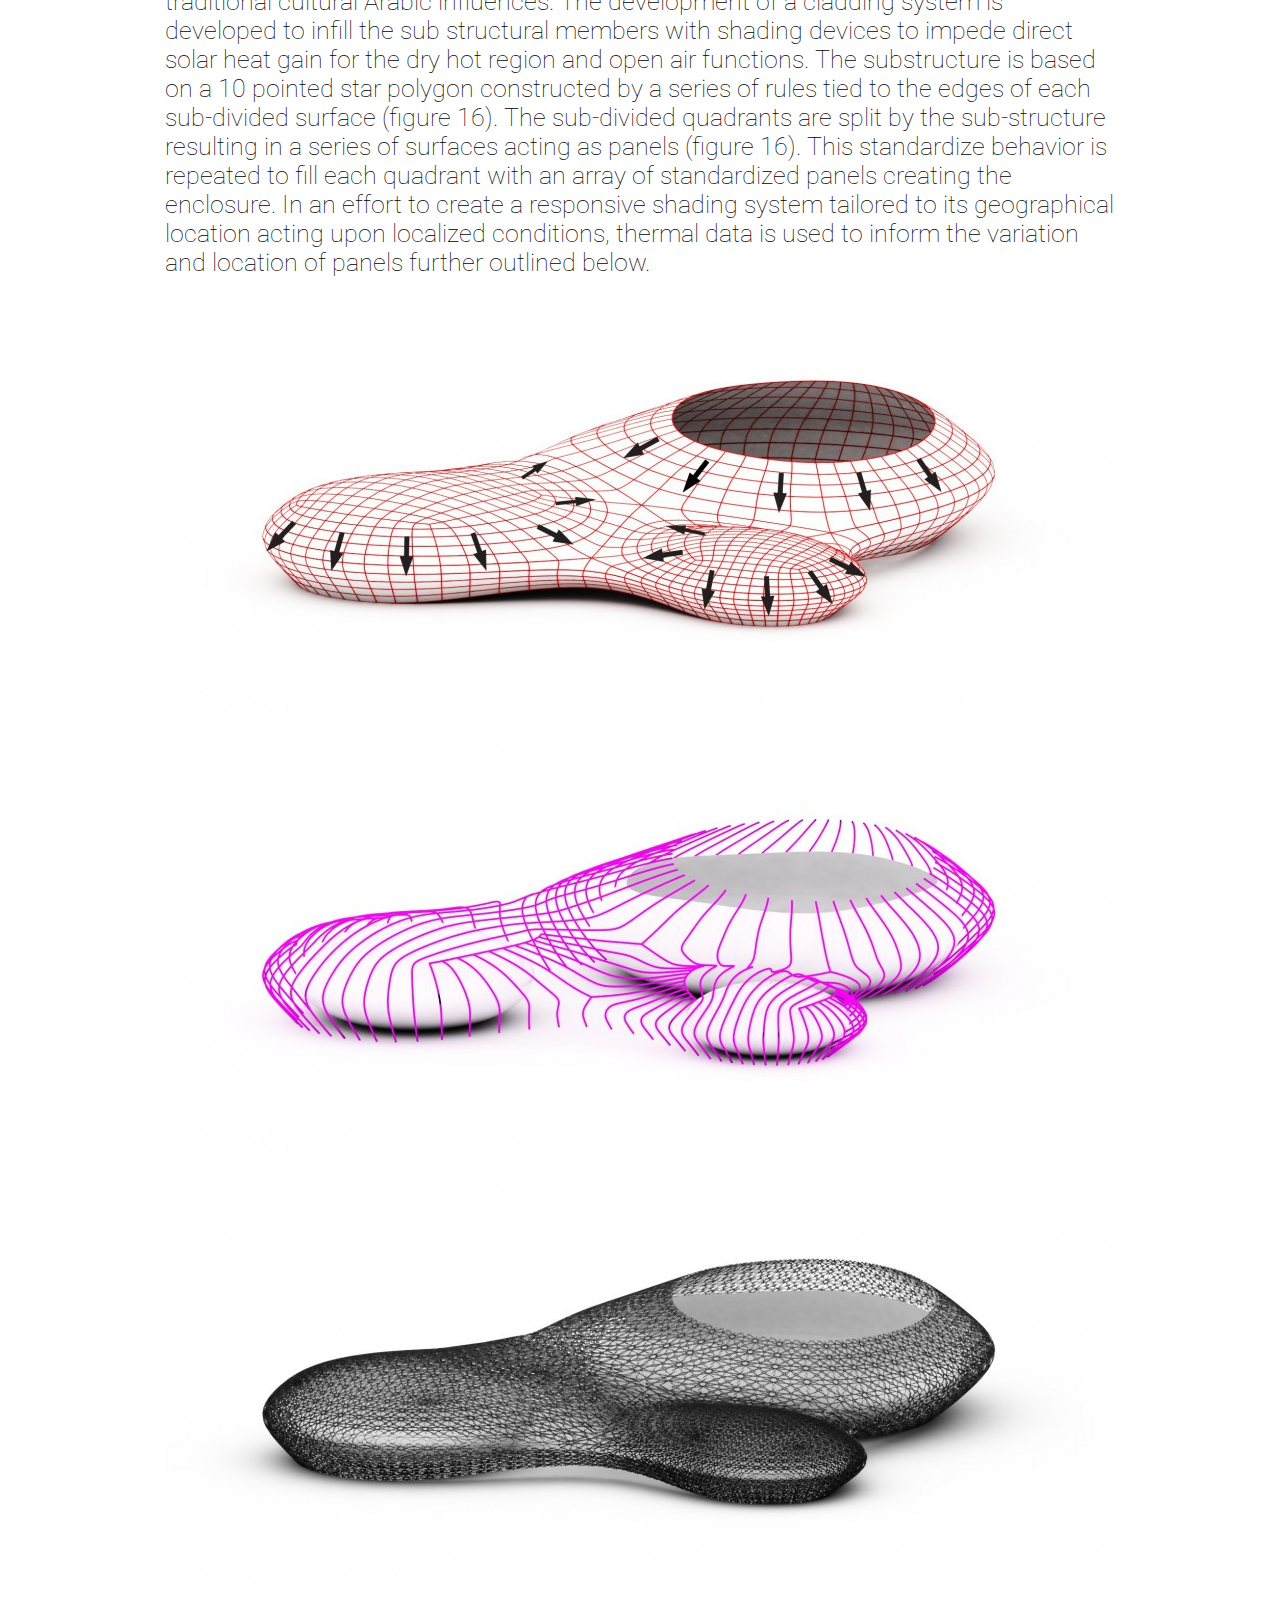
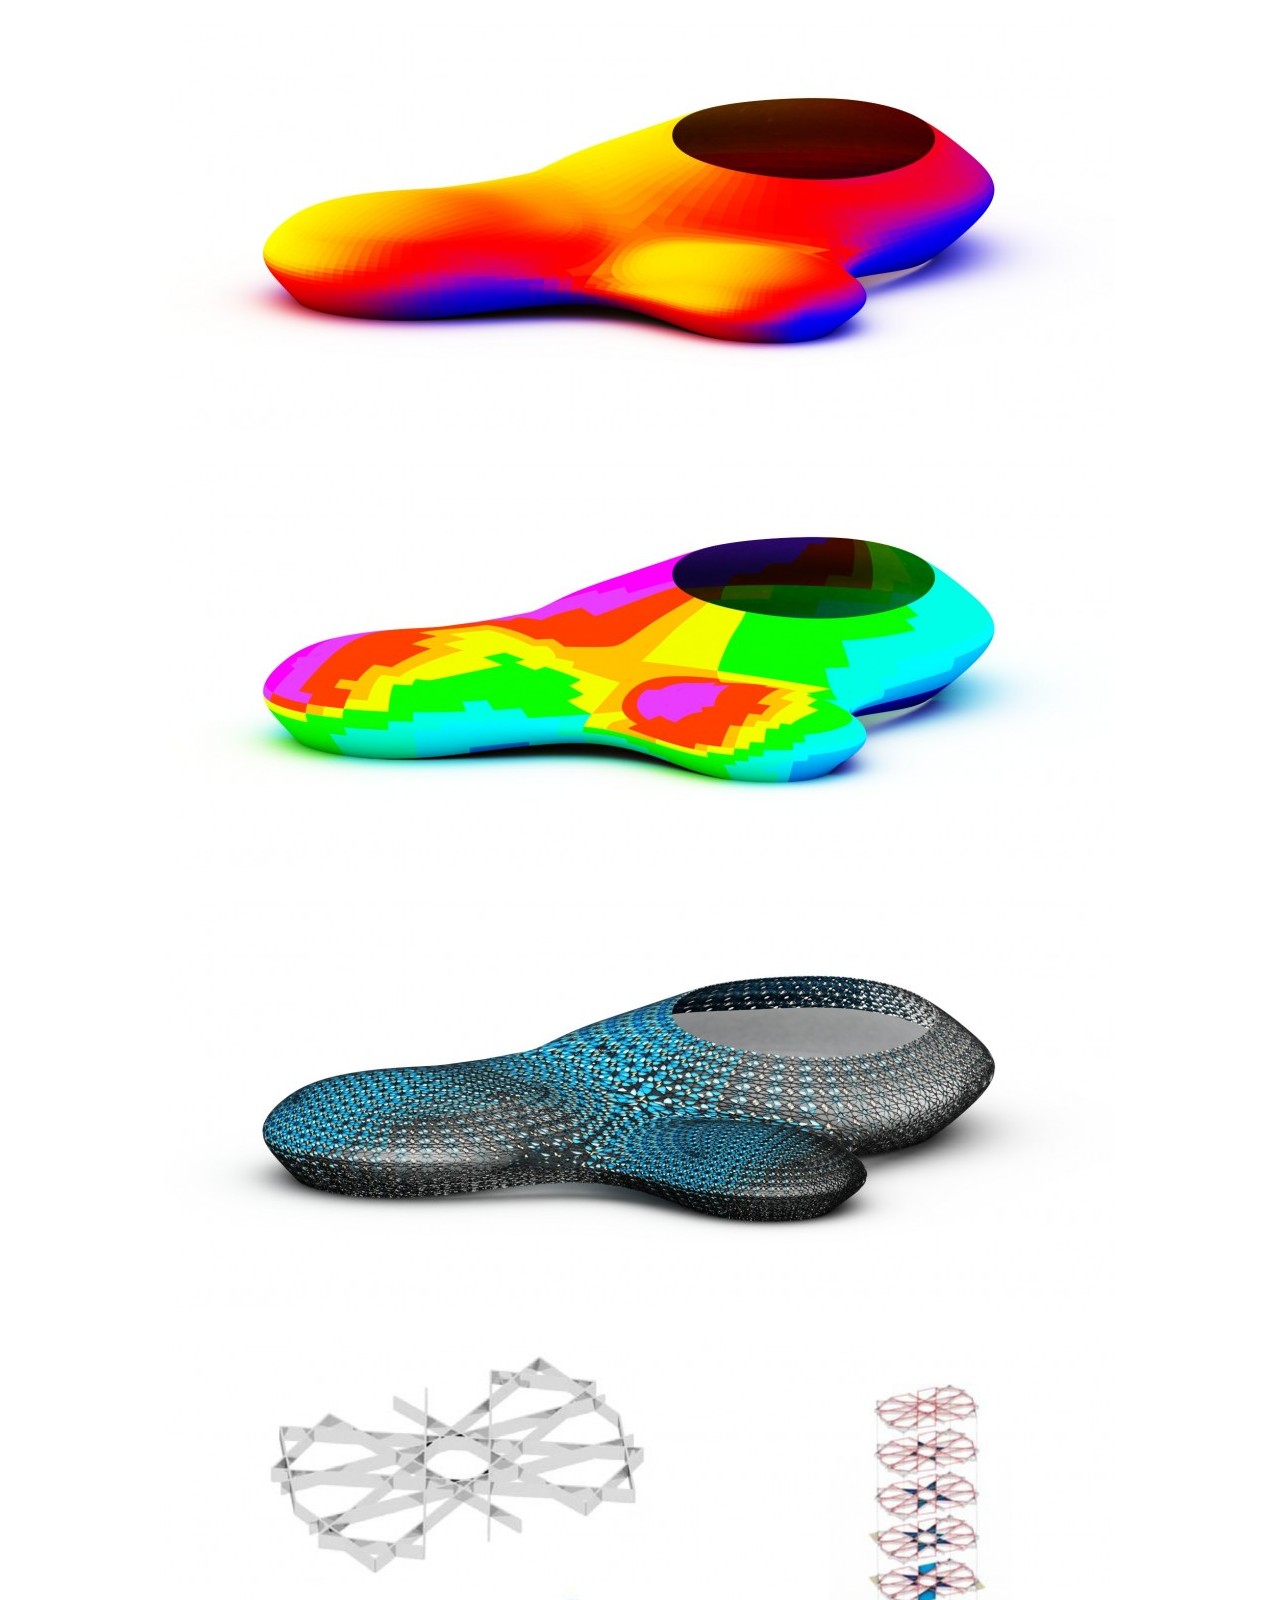
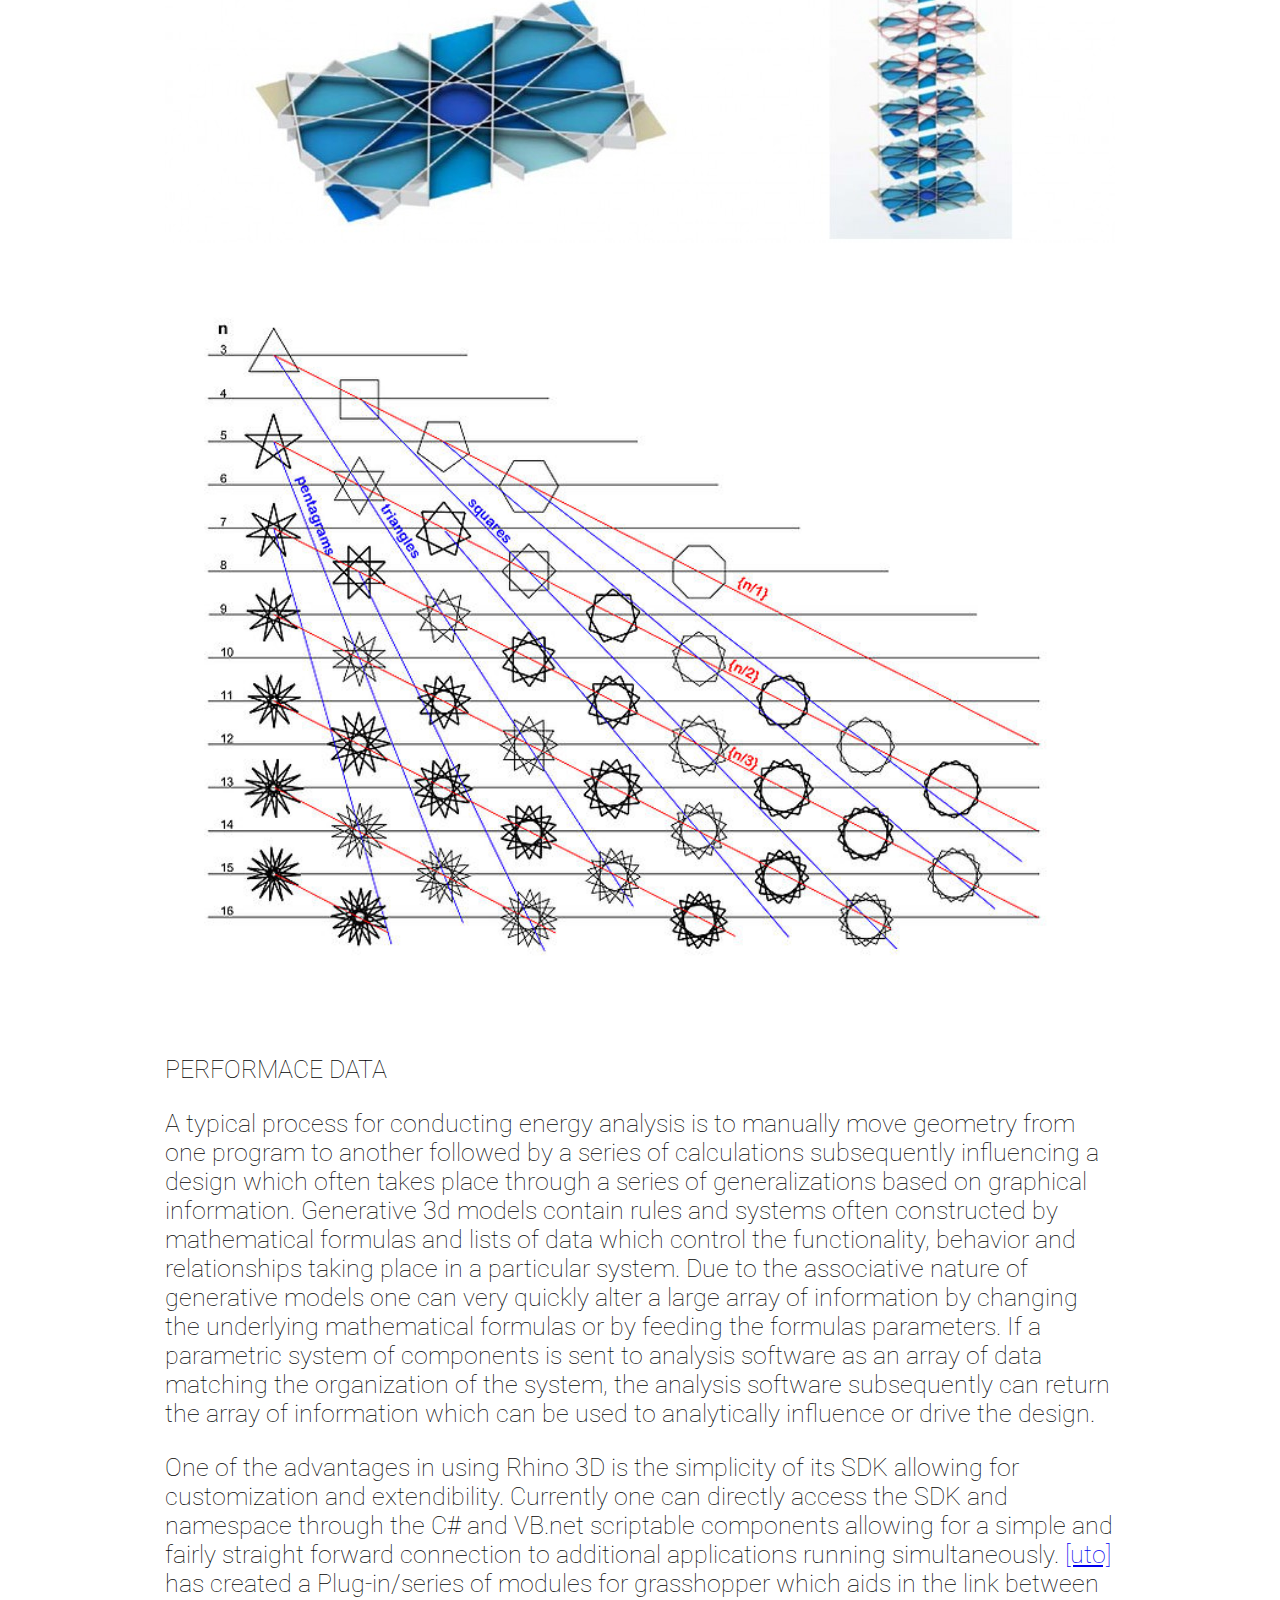
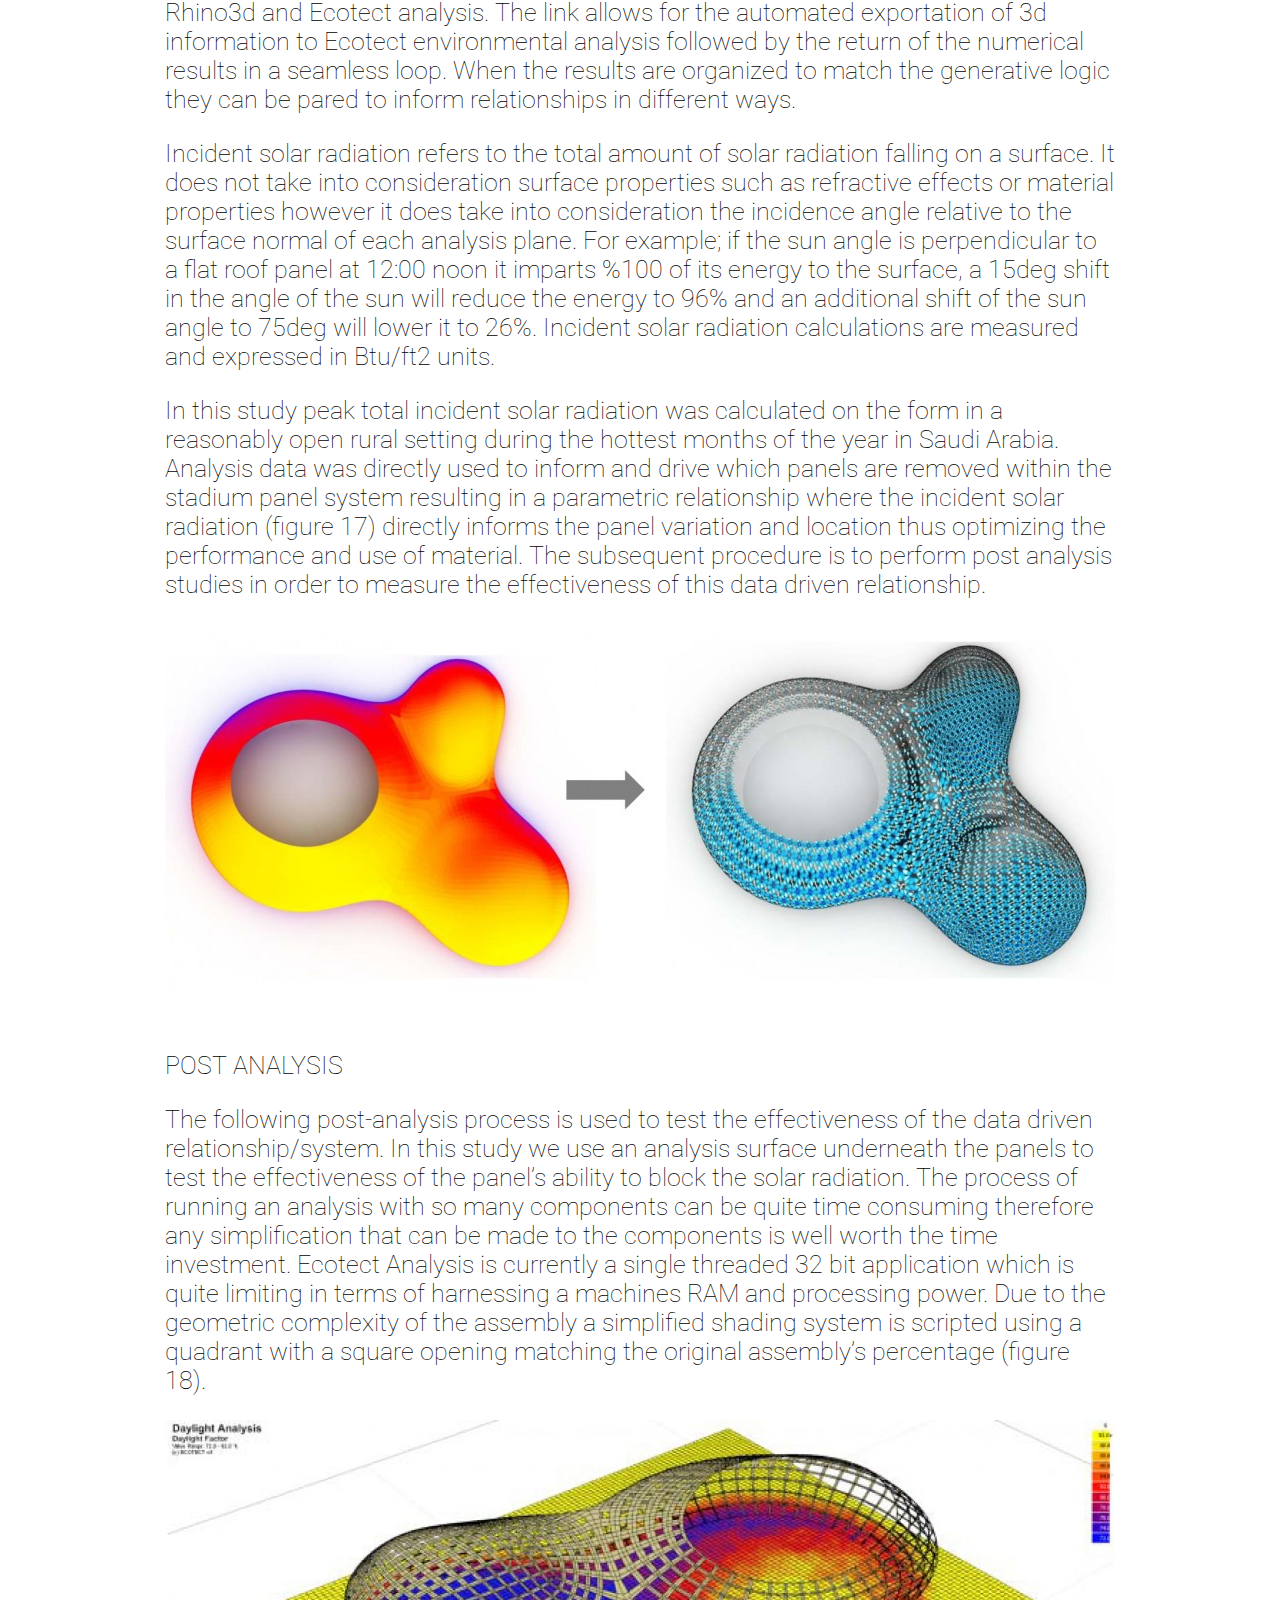
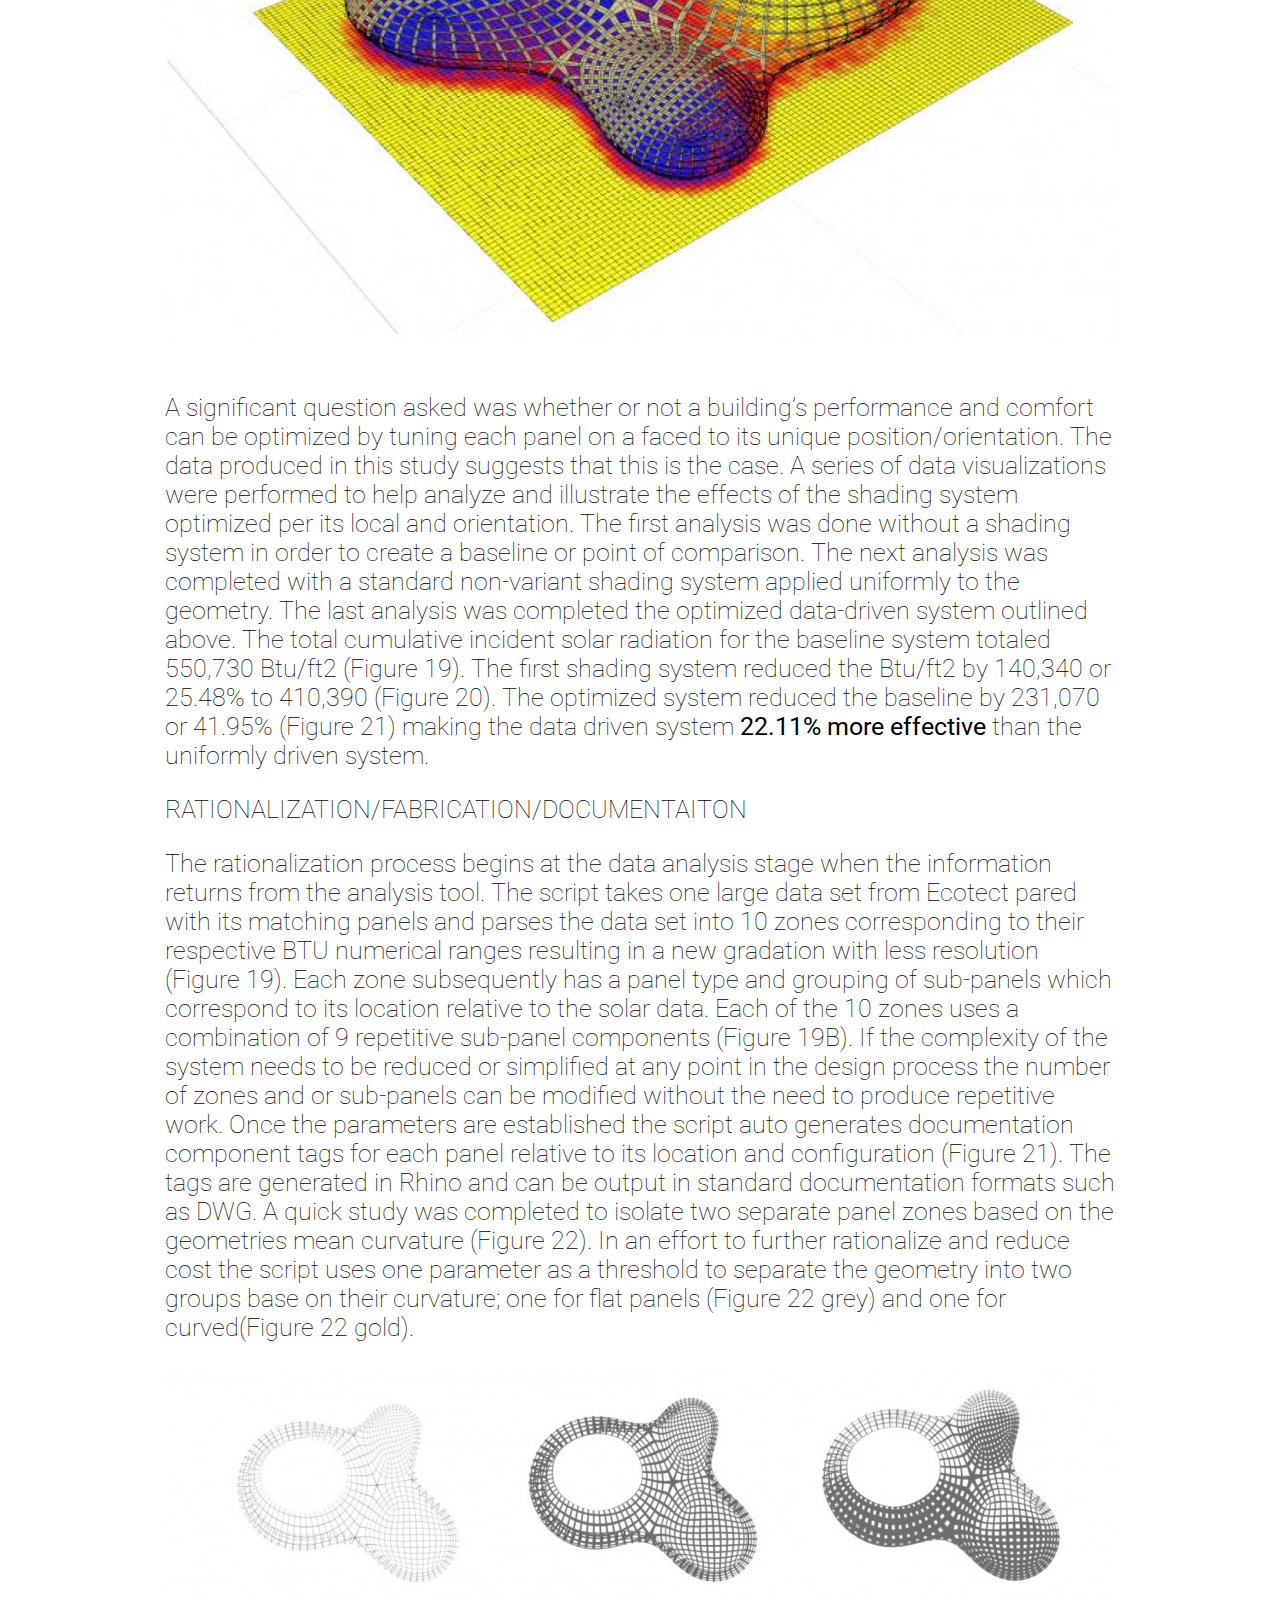
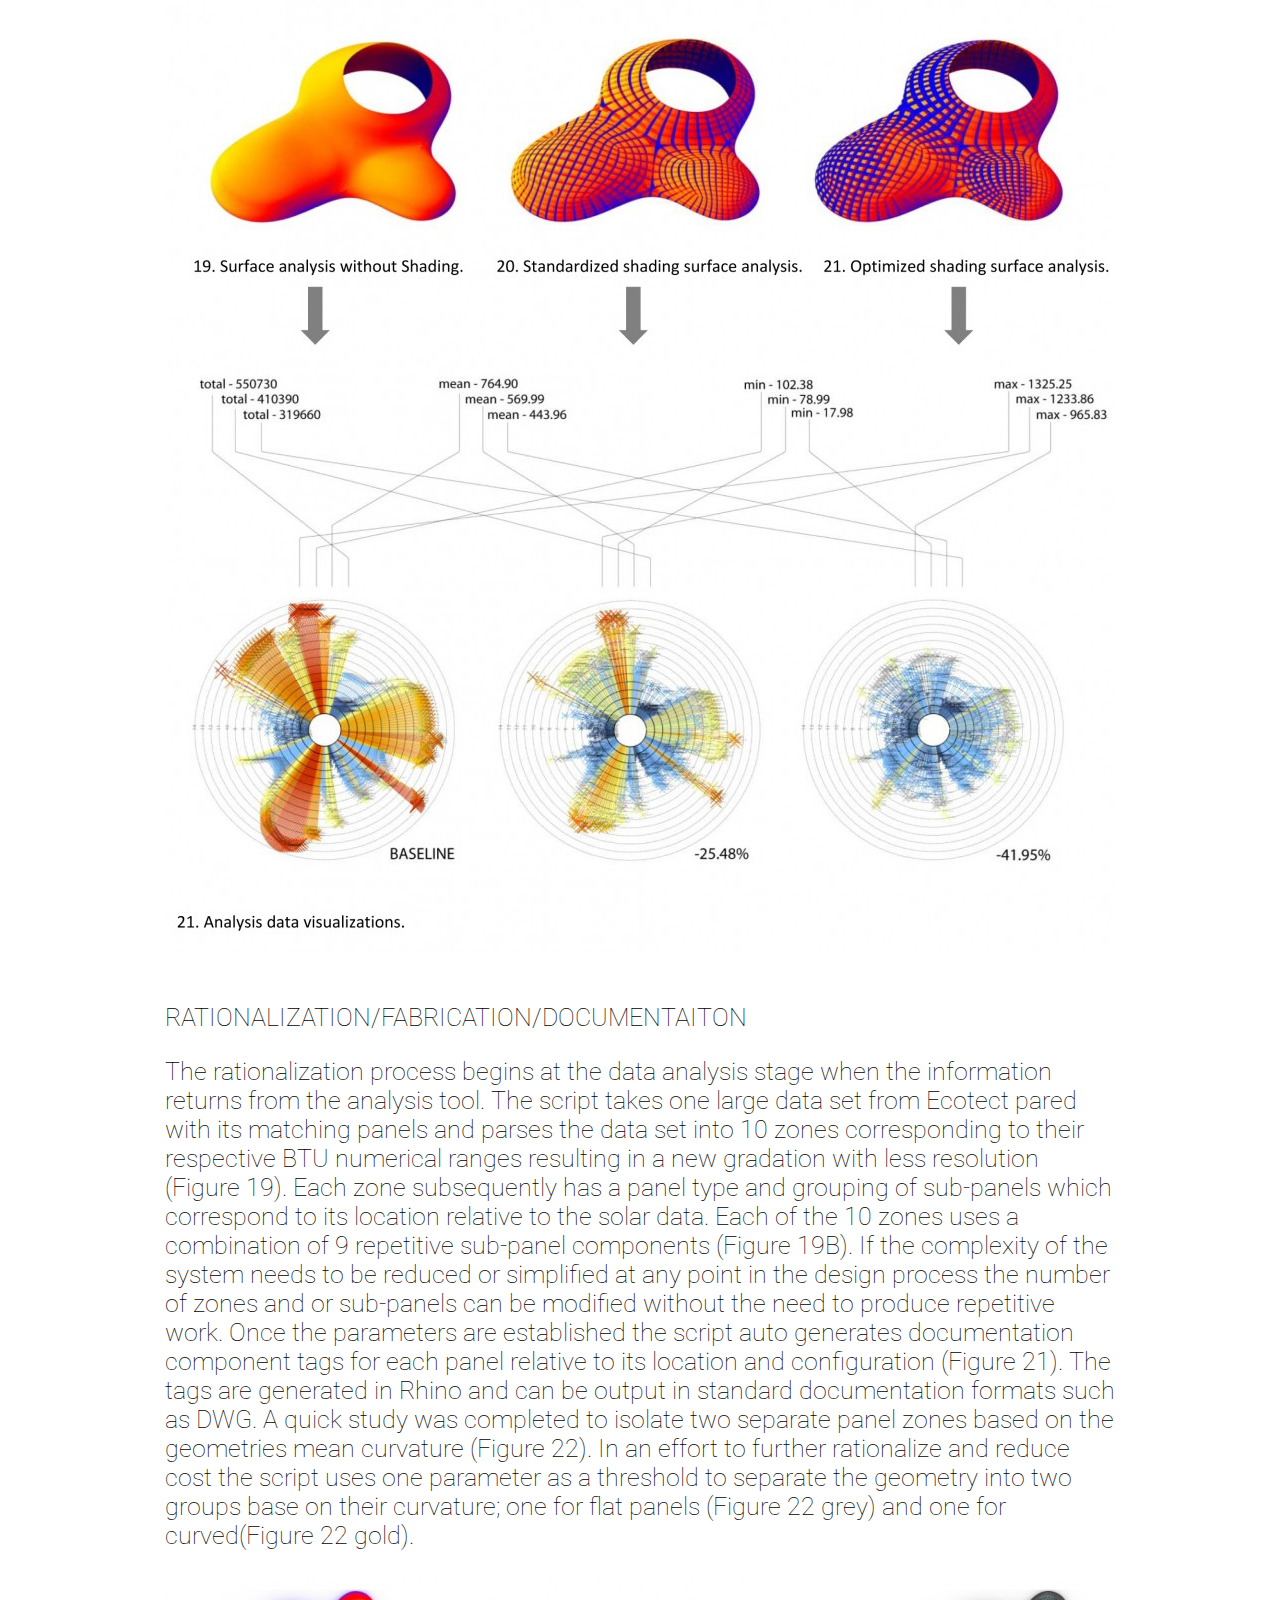
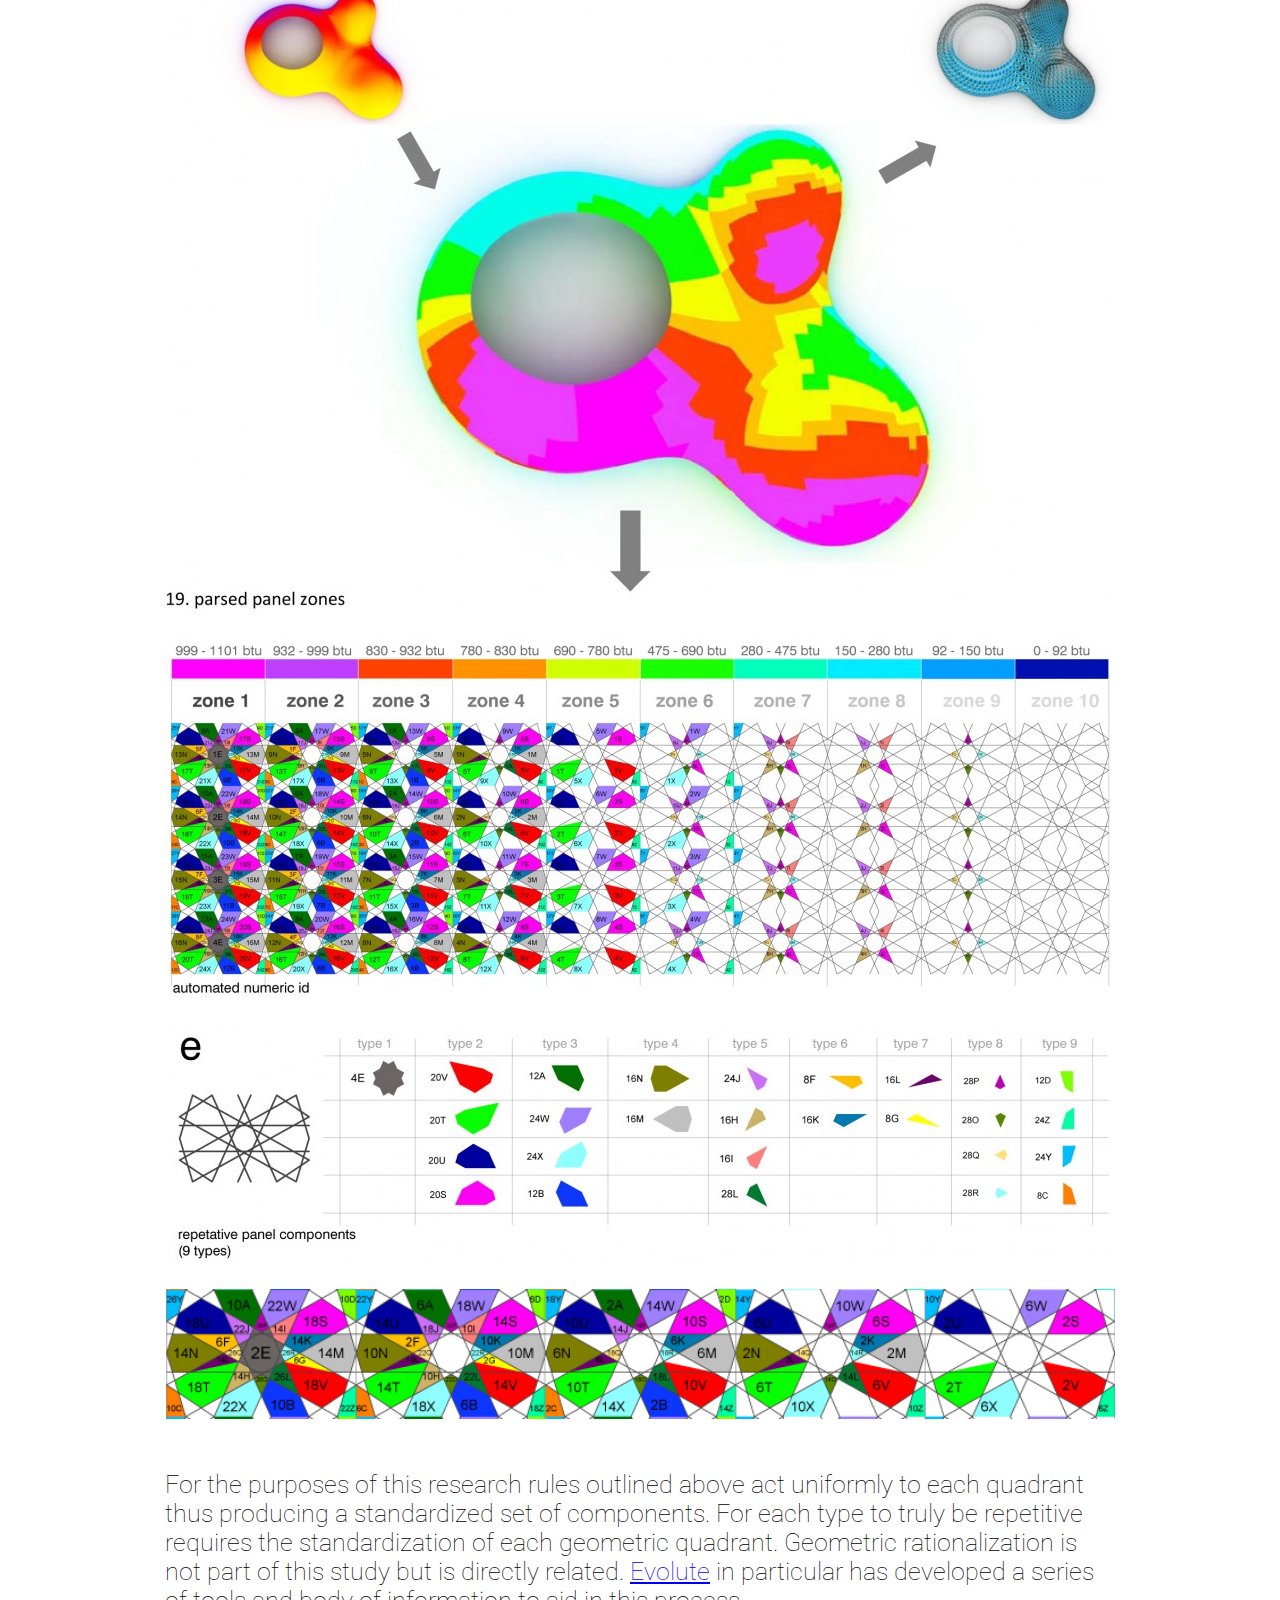
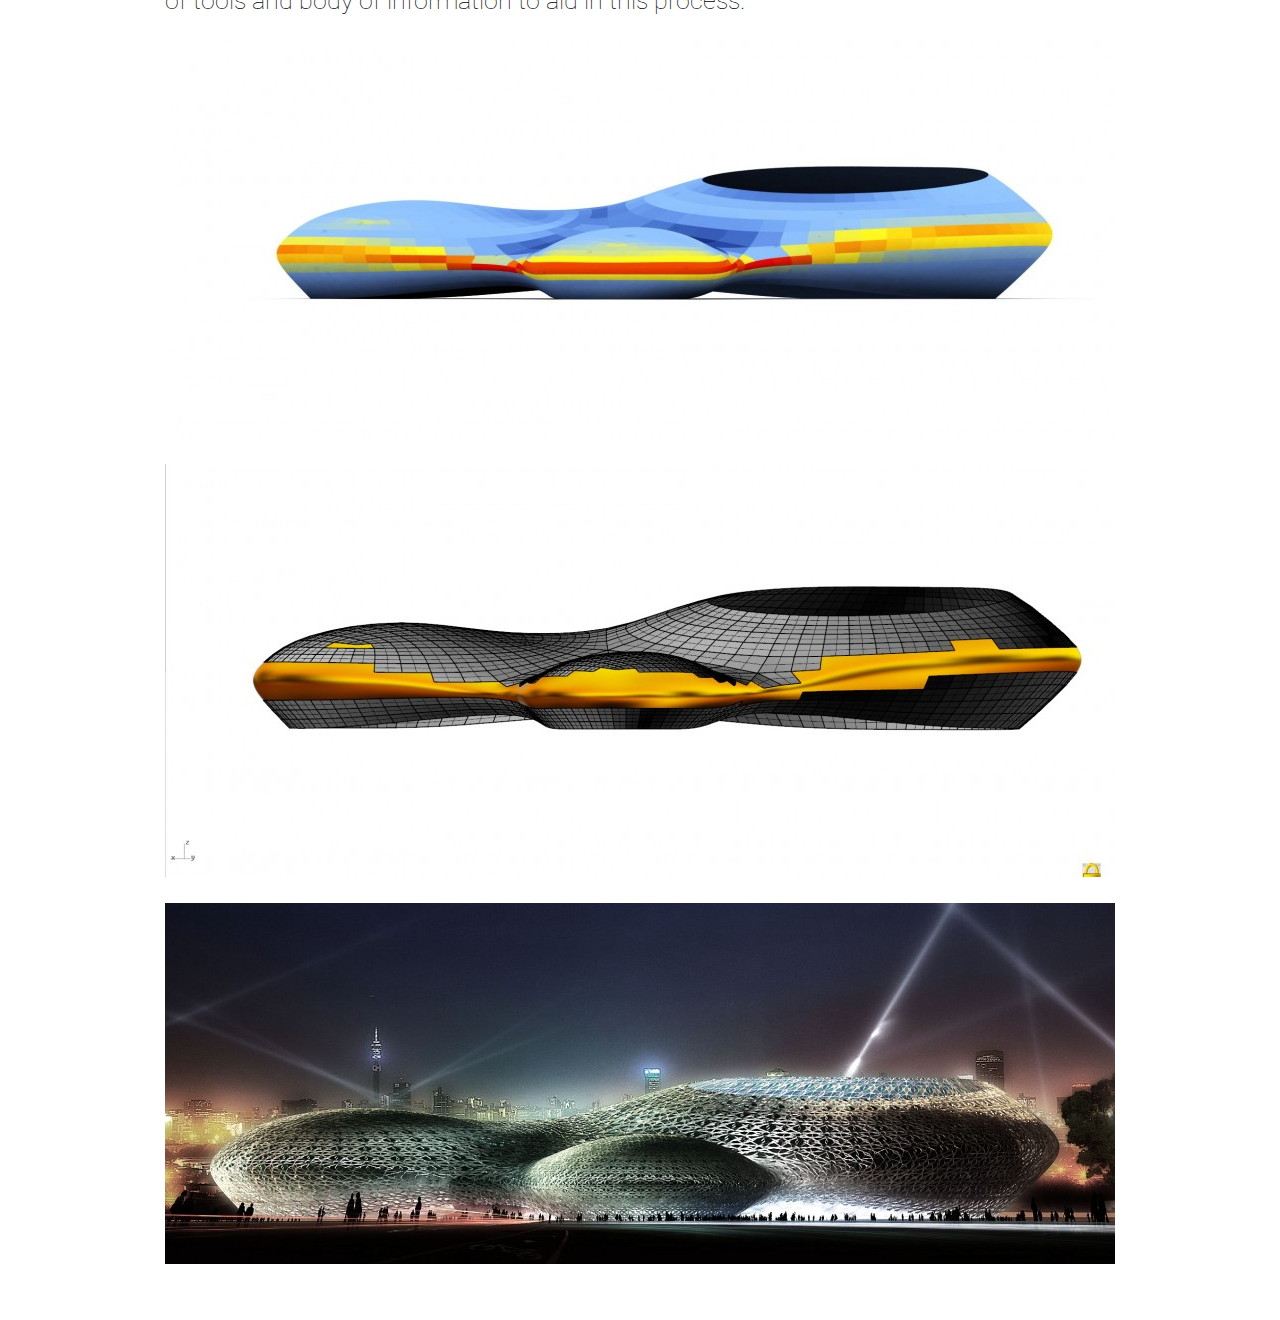
<file: projects/data_driven_stadium_panels_part_2/index.html>
<!DOCTYPE html PUBLIC "-//W3C//DTD HTML 4.01//EN">

<html>
<head>
    <title>DATA DRIVEN STADIUM PANELS PART 2</title>
    <link rel='stylesheet' type='text/css' href='../../css/fonts.css'>
    <link rel='stylesheet' type='text/css' href='../../css/style.css'>
    <link href='http://fonts.googleapis.com/css?family=Source+Code+Pro:200,300,400,500,600,700,900|Roboto:100' rel='stylesheet' type='text/css'>
    <script type="text../../javascript" src="https://ajax.googleapis.com/ajax/libs/jquery/1.8.2/jquery.min.js">
</script>
    <script type="text../../javascript" src="javascript/projects.js">
</script>
</head>

<body>
    <div class="project-container">
        <div class="title">
            <a href="http://cka.co/" style="text-decoration: none" class="style1 fontLarge">cka.co/</a> <span class="project-header fontMedium">the creative thoughts and works of Charles Karim Aweida</span>

            <h3 class="project-title">Data Driven Stadium Panels Part 2</h3><img class="project-image" src="1.jpg"> <img class="project-image" src="2.jpg"> <img class="project-image" src="3.jpg">

            <div class="project-paragraph fontMedium">
            <p>The is an excerpt of a process I completed while working at the Yazdani Studio of Cannon Design R&D.</p>

            <p>This post explores generative panel techniques for a stadium design concept. This body of work pertains mostly to the development of both curved and faceted panels influenced by weather/analysis data, the development of rationalized geometric configurations, the algorithmic documentation of this system and lastly to answer the question; if every point on a building is unique can a building’s performance and comfort can be optimized by tuning each panel on a faced to its unique position/orientation?</p>

            <p>The design draws cultural influences from the middle east such as Arabic geometry and environmental influences such as thermal analysis data. The geometry is organized around three distinct yet connected volumes housing separate sporting functions bringing light to some potential methods used for skinning complex geometry.</p>

            <p>One objective of this study is to further extend capabilities in creating generative surface components housing various forms of information and functionality resulting in a responsive building skin. A design’s initial geometry/surface is the host of a series of quadrants which ultimately house components, therefore the construction of a clean and organized surface typology is vital. The initial form for the stadium was created using subdivision modeling processes (diagram 8 &amp; 9) due to the complexity and fluidity of the design concept. Rhino 3D is primarily a <a href="http://en.wikipedia.org/wiki/Non-uniform_rational_B-spline">NURBS</a> based application producing B-spline surfaces which are defined by a set of control points which lie topologically in a rectangular grid resulting in a large percentage of NURBS control points containing no significant geometric information. <a href="http://en.wikipedia.org/wiki/Subdivision_surface">Subdivision mesh modeling</a> minimizes control points while allowing for the refinement and or addition of new polygons, a process which simplifies the practice of creating advanced free form surfaces however, one drawback to sub division surfaces is that they are constructed as a series of piecewise linear polygon meshes. In other words it creates a faceted surface which is not always the best option for digital fabrication process which prefers true curves for tool paths and rapid prototyping. For this study the <a href="http://www.tsplines.com/">T-Splines</a> plug-in was used to extend Rhino’s modeling capabilities allowing for the native creation of a sub-division model and the ability to move back and forth between NURBS and subdivision surfaces resulting in a free form NURBS surface with a clean typology that is easy to manage and control.</p><img class="project-image" src="4.jpg">

            <p>The following process takes place by way of a grasshopper script where all functionality is built into a single unified set of parametric relationships. After the geometry is converted from a <a href="http://en.wikipedia.org/wiki/Polygonal_modeling">polygonal surface</a> to a NURBS surface it is sub-divided and re-organized to match the desired direction and orientation (figure 10), although this process takes place by way of a script it is somewhat manual in that the user must define what is up and what is down per each surface region, based on various factors such as structure and panel orientation (figure 11). Once the geometry is organized a series of rules generate a repetitive sub-structural grid connecting each quadrant (figure 12 &amp; 16). Building envelope strategies vary greatly based on a multitude of factors such as Geo-location, scale, orientation, privacy, energy consumption, culture and function. The primary drivers for this particular case study are solar protection interlaced with traditional cultural Arabic influences. The development of a cladding system is developed to infill the sub structural members with shading devices to impede direct solar heat gain for the dry hot region and open air functions. The substructure is based on a 10 pointed star polygon constructed by a series of rules tied to the edges of each sub-divided surface (figure 16). The sub-divided quadrants are split by the sub-structure resulting in a series of surfaces acting as panels (figure 16). This standardize behavior is repeated to fill each quadrant with an array of standardized panels creating the enclosure. In an effort to create a responsive shading system tailored to its geographical location acting upon localized conditions, thermal data is used to inform the variation and location of panels further outlined below.</p><img class="project-image" src="5.jpg"> <img class="project-image" src="6.jpg"> <img class="project-image" src="7.jpg"> <img class="project-image" src="8.jpg"> <img class="project-image" src="9.jpg"> <img class="project-image" src="10.jpg"> <img class="project-image" src="11.jpg"> <img class="project-image" src="12.jpg">

            <p>PERFORMACE DATA</p>

            <p>A typical process for conducting energy analysis is to manually move geometry from one program to another followed by a series of calculations subsequently influencing a design which often takes place through a series of generalizations based on graphical information. Generative 3d models contain rules and systems often constructed by mathematical formulas and lists of data which control the functionality, behavior and relationships taking place in a particular system. Due to the associative nature of generative models one can very quickly alter a large array of information by changing the underlying mathematical formulas or by feeding the formulas parameters. If a parametric system of components is sent to analysis software as an array of data matching the organization of the system, the analysis software subsequently can return the array of information which can be used to analytically influence or drive the design.</p>

            <p>One of the advantages in using Rhino 3D is the simplicity of its SDK allowing for customization and extendibility. Currently one can directly access the SDK and namespace through the C# and VB.net scriptable components allowing for a simple and fairly straight forward connection to additional applications running simultaneously. <a href="http://utos.blogspot.com/2011/06/trial-extended-trial-version-valid.html">[uto]</a> has created a Plug-in/series of modules for grasshopper which aids in the link between Rhino3d and Ecotect analysis. The link allows for the automated exportation of 3d information to Ecotect environmental analysis followed by the return of the numerical results in a seamless loop. When the results are organized to match the generative logic they can be pared to inform relationships in different ways.</p>

            <p>Incident solar radiation refers to the total amount of solar radiation falling on a surface. It does not take into consideration surface properties such as refractive effects or material properties however it does take into consideration the incidence angle relative to the surface normal of each analysis plane. For example; if the sun angle is perpendicular to a flat roof panel at 12:00 noon it imparts %100 of its energy to the surface, a 15deg shift in the angle of the sun will reduce the energy to 96% and an additional shift of the sun angle to 75deg will lower it to 26%. Incident solar radiation calculations are measured and expressed in Btu/ft2 units.</p>

            <p>In this study peak total incident solar radiation was calculated on the form in a reasonably open rural setting during the hottest months of the year in Saudi Arabia. Analysis data was directly used to inform and drive which panels are removed within the stadium panel system resulting in a parametric relationship where the incident solar radiation (figure 17) directly informs the panel variation and location thus optimizing the performance and use of material. The subsequent procedure is to perform post analysis studies in order to measure the effectiveness of this data driven relationship.</p><img class="project-image" src="13.jpg">

            <p>POST ANALYSIS</p>

            <p>The following post-analysis process is used to test the effectiveness of the data driven relationship/system. In this study we use an analysis surface underneath the panels to test the effectiveness of the panel’s ability to block the solar radiation. The process of running an analysis with so many components can be quite time consuming therefore any simplification that can be made to the components is well worth the time investment. Ecotect Analysis is currently a single threaded 32 bit application which is quite limiting in terms of harnessing a machines RAM and processing power. Due to the geometric complexity of the assembly a simplified shading system is scripted using a quadrant with a square opening matching the original assembly’s percentage (figure 18).</p><img class="project-image" src="14.jpg">

            <p>A significant question asked was whether or not a building’s performance and comfort can be optimized by tuning each panel on a faced to its unique position/orientation. The data produced in this study suggests that this is the case. A series of data visualizations were performed to help analyze and illustrate the effects of the shading system optimized per its local and orientation. The first analysis was done without a shading system in order to create a baseline or point of comparison. The next analysis was completed with a standard non-variant shading system applied uniformly to the geometry. The last analysis was completed the optimized data-driven system outlined above. The total cumulative incident solar radiation for the baseline system totaled 550,730 Btu/ft2 (Figure 19). The first shading system reduced the Btu/ft2 by 140,340 or 25.48% to 410,390 (Figure 20). The optimized system reduced the baseline by 231,070 or 41.95% (Figure 21) making the data driven system <strong>22.11% more effective</strong> than the uniformly driven system.</p>

            <div>
                <p>RATIONALIZATION/FABRICATION/DOCUMENTAITON</p>
            </div>

            <p>The rationalization process begins at the data analysis stage when the information returns from the analysis tool. The script takes one large data set from Ecotect pared with its matching panels and parses the data set into 10 zones corresponding to their respective BTU numerical ranges resulting in a new gradation with less resolution (Figure 19). Each zone subsequently has a panel type and grouping of sub-panels which correspond to its location relative to the solar data. Each of the 10 zones uses a combination of 9 repetitive sub-panel components (Figure 19B). If the complexity of the system needs to be reduced or simplified at any point in the design process the number of zones and or sub-panels can be modified without the need to produce repetitive work. Once the parameters are established the script auto generates documentation component tags for each panel relative to its location and configuration (Figure 21). The tags are generated in Rhino and can be output in standard documentation formats such as DWG. A quick study was completed to isolate two separate panel zones based on the geometries mean curvature (Figure 22). In an effort to further rationalize and reduce cost the script uses one parameter as a threshold to separate the geometry into two groups base on their curvature; one for flat panels (Figure 22 grey) and one for curved(Figure 22 gold).</p><img class="project-image" src="15.jpg">

            <p>RATIONALIZATION/FABRICATION/DOCUMENTAITON</p>

            <p>The rationalization process begins at the data analysis stage when the information returns from the analysis tool. The script takes one large data set from Ecotect pared with its matching panels and parses the data set into 10 zones corresponding to their respective BTU numerical ranges resulting in a new gradation with less resolution (Figure 19). Each zone subsequently has a panel type and grouping of sub-panels which correspond to its location relative to the solar data. Each of the 10 zones uses a combination of 9 repetitive sub-panel components (Figure 19B). If the complexity of the system needs to be reduced or simplified at any point in the design process the number of zones and or sub-panels can be modified without the need to produce repetitive work. Once the parameters are established the script auto generates documentation component tags for each panel relative to its location and configuration (Figure 21). The tags are generated in Rhino and can be output in standard documentation formats such as DWG. A quick study was completed to isolate two separate panel zones based on the geometries mean curvature (Figure 22). In an effort to further rationalize and reduce cost the script uses one parameter as a threshold to separate the geometry into two groups base on their curvature; one for flat panels (Figure 22 grey) and one for curved(Figure 22 gold).</p><img class="project-image" src="16.jpg"> <img class="project-image" src="17.jpg"> <img class="project-image" src="18.jpg"> <img class="project-image" src="19.jpg">

            <p>For the purposes of this research rules outlined above act uniformly to each quadrant thus producing a standardized set of components. For each type to truly be repetitive requires the standardization of each geometric quadrant. Geometric rationalization is not part of this study but is directly related. <a href="http://www.evolute.at/">Evolute</a> in particular has developed a series of tools and body of information to aid in this process.</p><img class="project-image" src="20.jpg"> <img class="project-image" src="21.jpg"> <img class="project-image" src="22.jpg"></div>
        </div>
    </div>
</body>
</html>
</file>
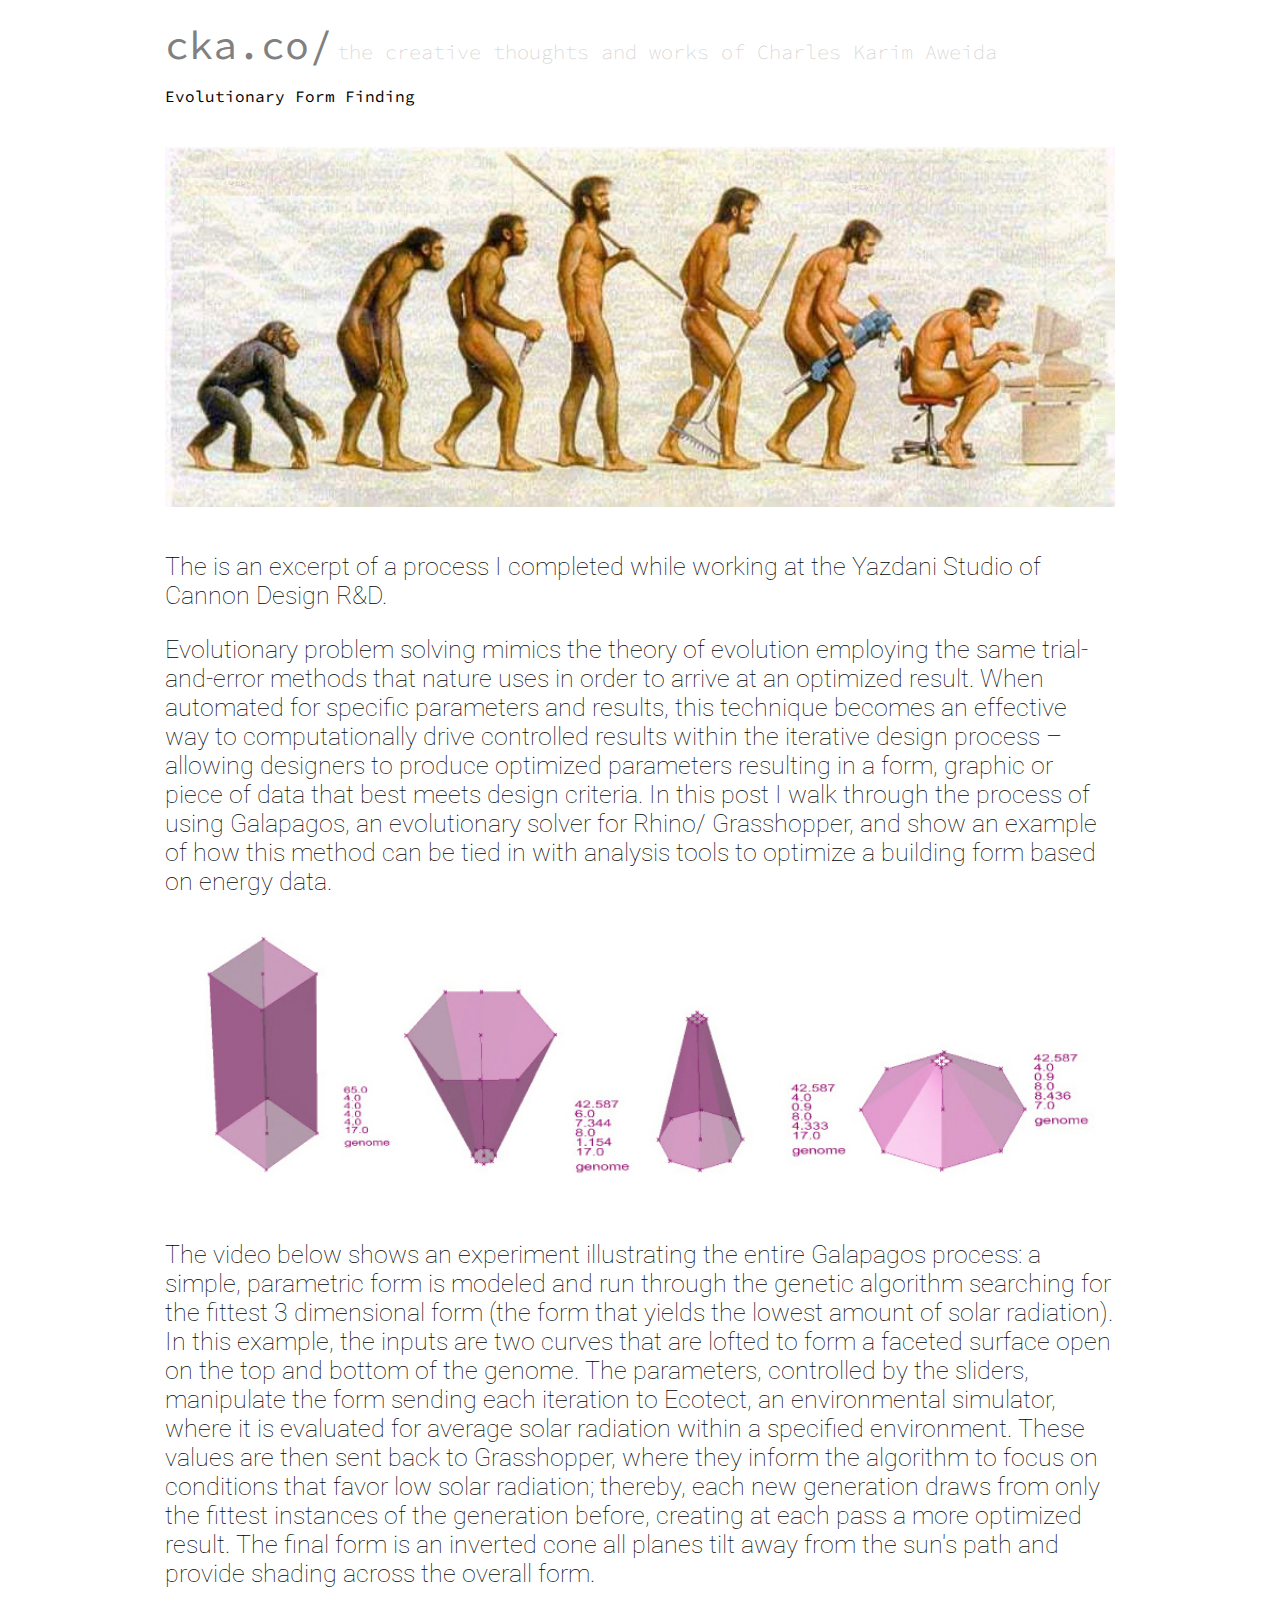
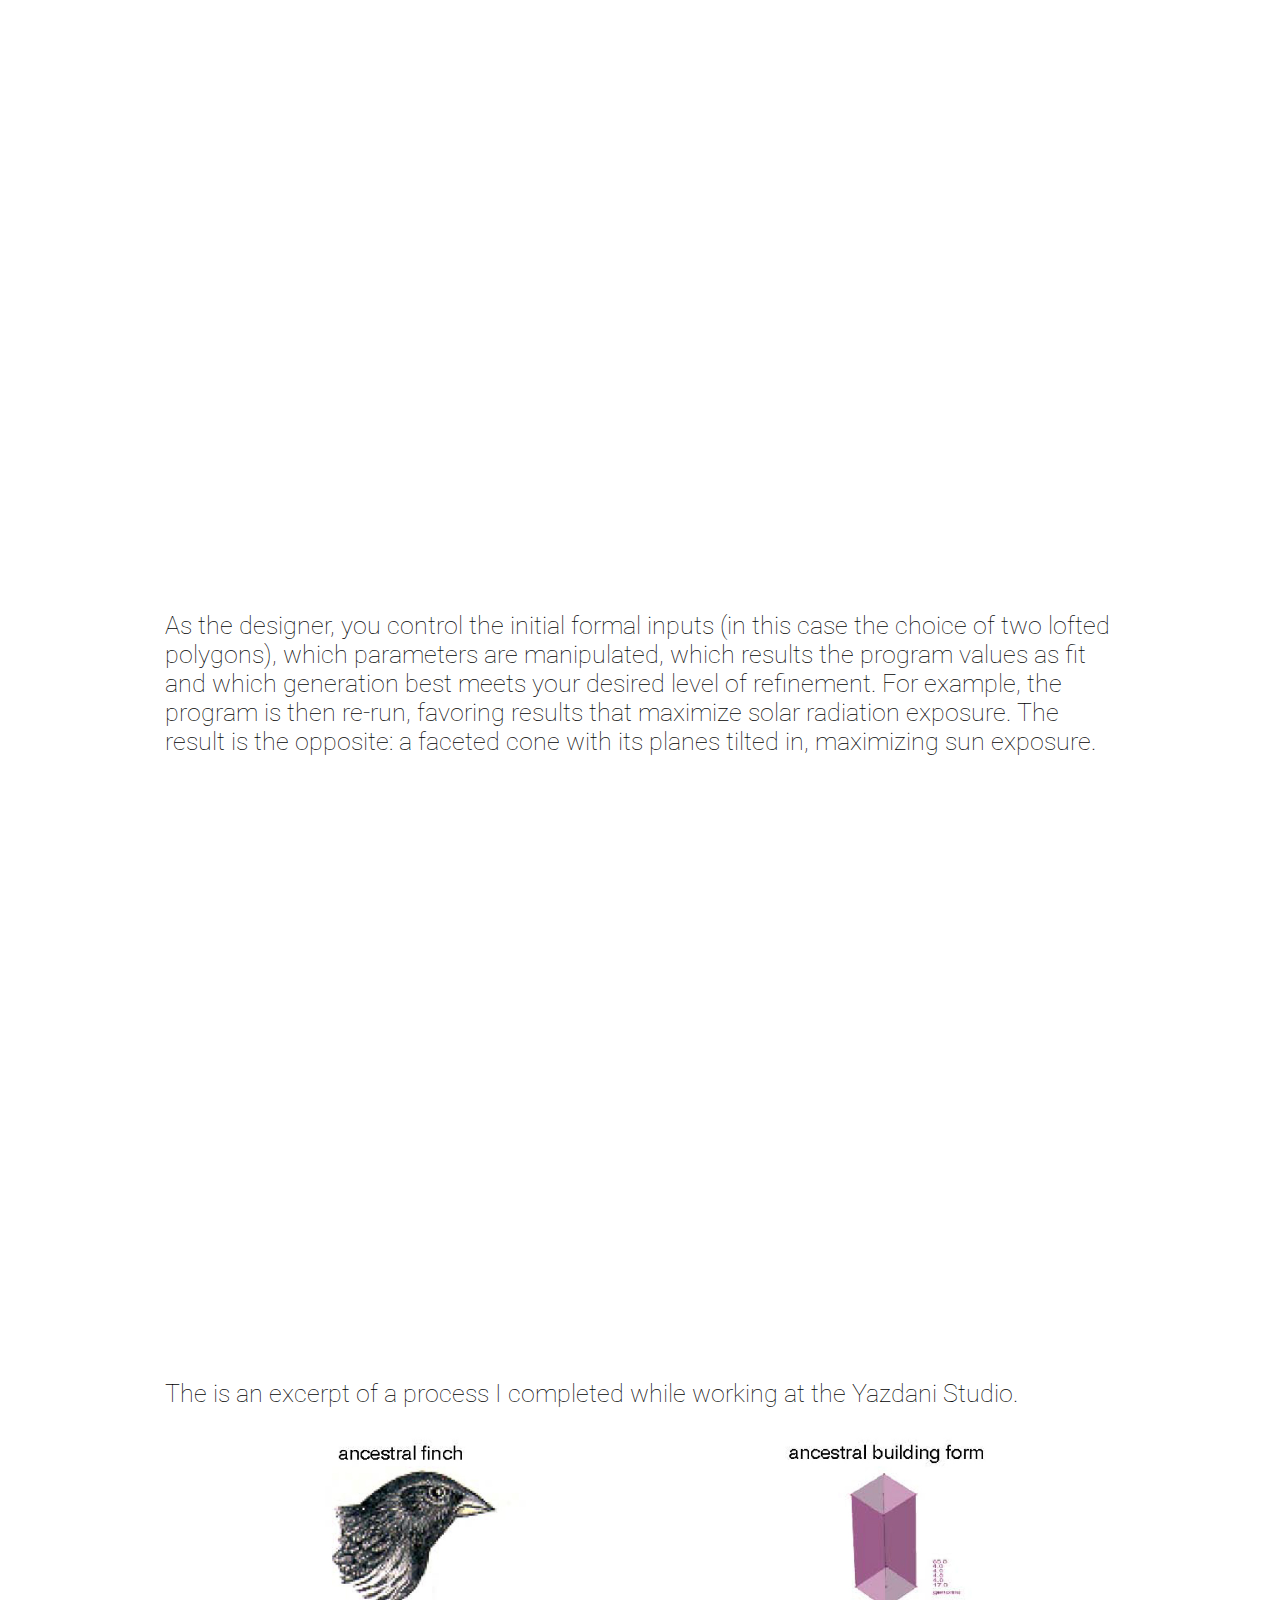
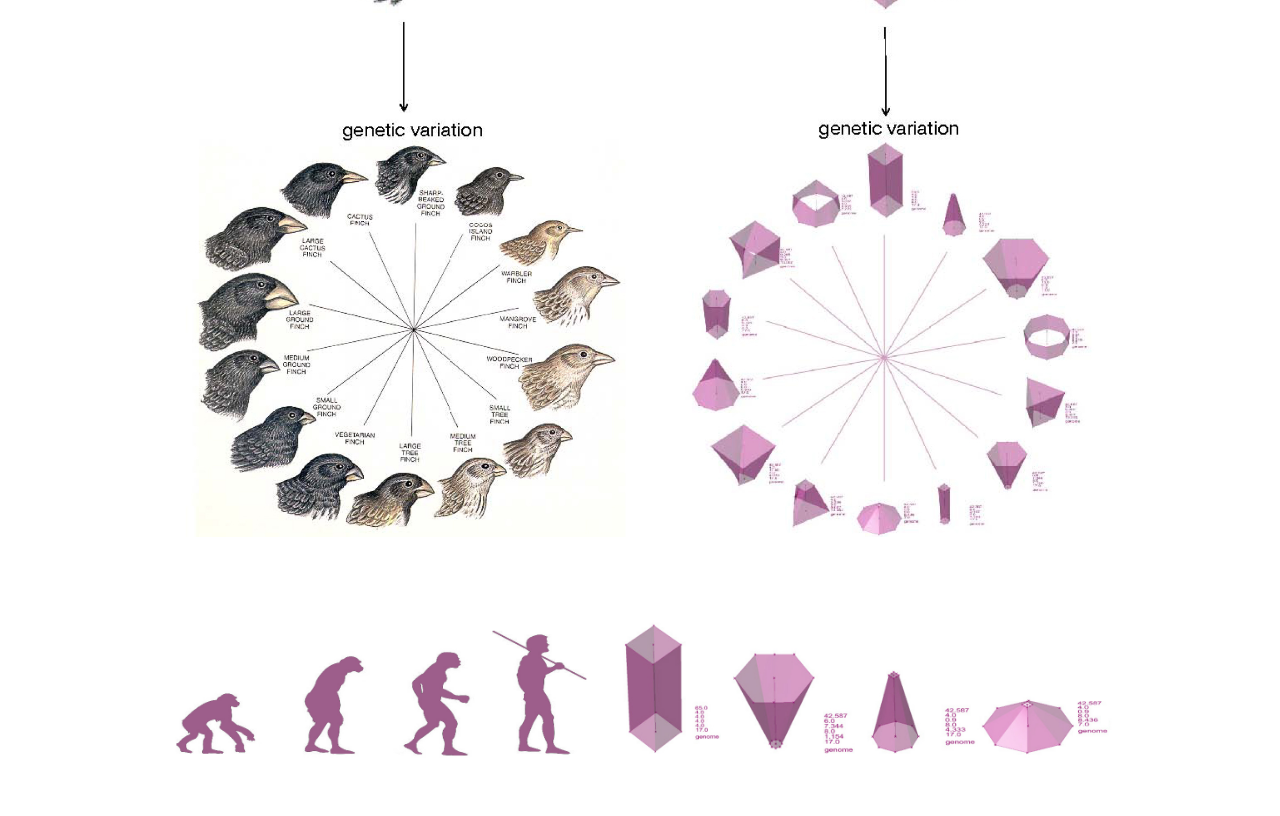
<file: projects/evolutionary_form_finding/index.html>
<!DOCTYPE html PUBLIC "-//W3C//DTD HTML 4.01 Transitional//EN">

<html>
<head>
    <title>EVOLUTIONARY FORM FINDING</title>
    <link rel='stylesheet' type='text/css' href='../../css/fonts.css'>
    <link rel='stylesheet' type='text/css' href='../../css/style.css'>
    <link href='http://fonts.googleapis.com/css?family=Source+Code+Pro:200,300,400,500,600,700,900|Roboto:100' rel='stylesheet' type='text/css'>
    <script type="text../../javascript" src="https://ajax.googleapis.com/ajax/libs/jquery/1.8.2/jquery.min.js">
</script>
    <script type="text../../javascript" src="javascript/projects.js">
</script>
</head>

<body>
    <div class="project-container">
        <div class="title"><a href="http://cka.co/" style="text-decoration: none" class="style1 fontLarge">cka.co/</a> <span class="project-header fontMedium">the creative thoughts and works of Charles Karim Aweida</span>

        <h3 class="project-title">Evolutionary Form Finding</h3>

<div class="project-paragraph fontMedium">

        <img class="project-image" src="1.jpg">
<p>The is an excerpt of a process I completed while working at the Yazdani Studio of Cannon Design R&D.</p>

<p>Evolutionary problem solving mimics the theory of evolution employing the same trial-and-error methods that nature uses in order to arrive at an optimized result. When automated for specific parameters and results, this technique becomes an effective way to computationally drive controlled results within the iterative design process – allowing designers to produce optimized parameters resulting in a form, graphic or piece of data that best meets design criteria. In this post I walk  through the process of using Galapagos, an evolutionary solver for Rhino/ Grasshopper, and show an example of how this method can be tied in with analysis tools to optimize a building form based on energy data. </p>
        <img class="project-image" src="2.jpg">

<p>The video below shows an experiment illustrating the entire Galapagos process: a simple, parametric form is modeled and run through the genetic algorithm searching for the fittest 3 dimensional form (the form that yields the lowest amount of solar radiation). In this example, the inputs are two curves that are lofted to form a faceted surface open on the top and bottom of the genome.  The parameters, controlled by the sliders, manipulate the form sending each iteration to Ecotect, an environmental simulator, where it is evaluated for average solar radiation within a specified environment.  These values are then sent back to Grasshopper, where they inform the algorithm to focus on conditions that favor low solar radiation; thereby, each new generation draws from only the fittest instances of the generation before, creating at each pass a more optimized result. The final form is an inverted cone all planes tilt away from the sun's path and provide shading across the overall form. </p>
<iframe src="http://player.vimeo.com/video/27224118" width="950" height="533" frameborder="0" webkitallowfullscreen="" mozallowfullscreen="" allowfullscreen=""></iframe>

<p>As the designer, you control the initial formal inputs (in this case the choice of two lofted polygons), which parameters are manipulated, which results the program values as fit and which generation best meets your desired level of refinement.  For example, the program is then re-run, favoring results that maximize solar radiation exposure.  The result is the opposite: a faceted cone with its planes tilted in, maximizing sun exposure.</p><iframe src="http://player.vimeo.com/video/20004747" width="950" height="533" frameborder="0" webkitallowfullscreen="" mozallowfullscreen="" allowfullscreen=""></iframe>

        <div class="project-paragraph fontMedium">
            <p>The is an excerpt of a process I completed while working at the Yazdani Studio.</p>
        </div>

        <img class="project-image" src="3.jpg">
        <img class="project-image" src="4.jpg">
        
        </div>
    </div>
</body>
</html>
</file>
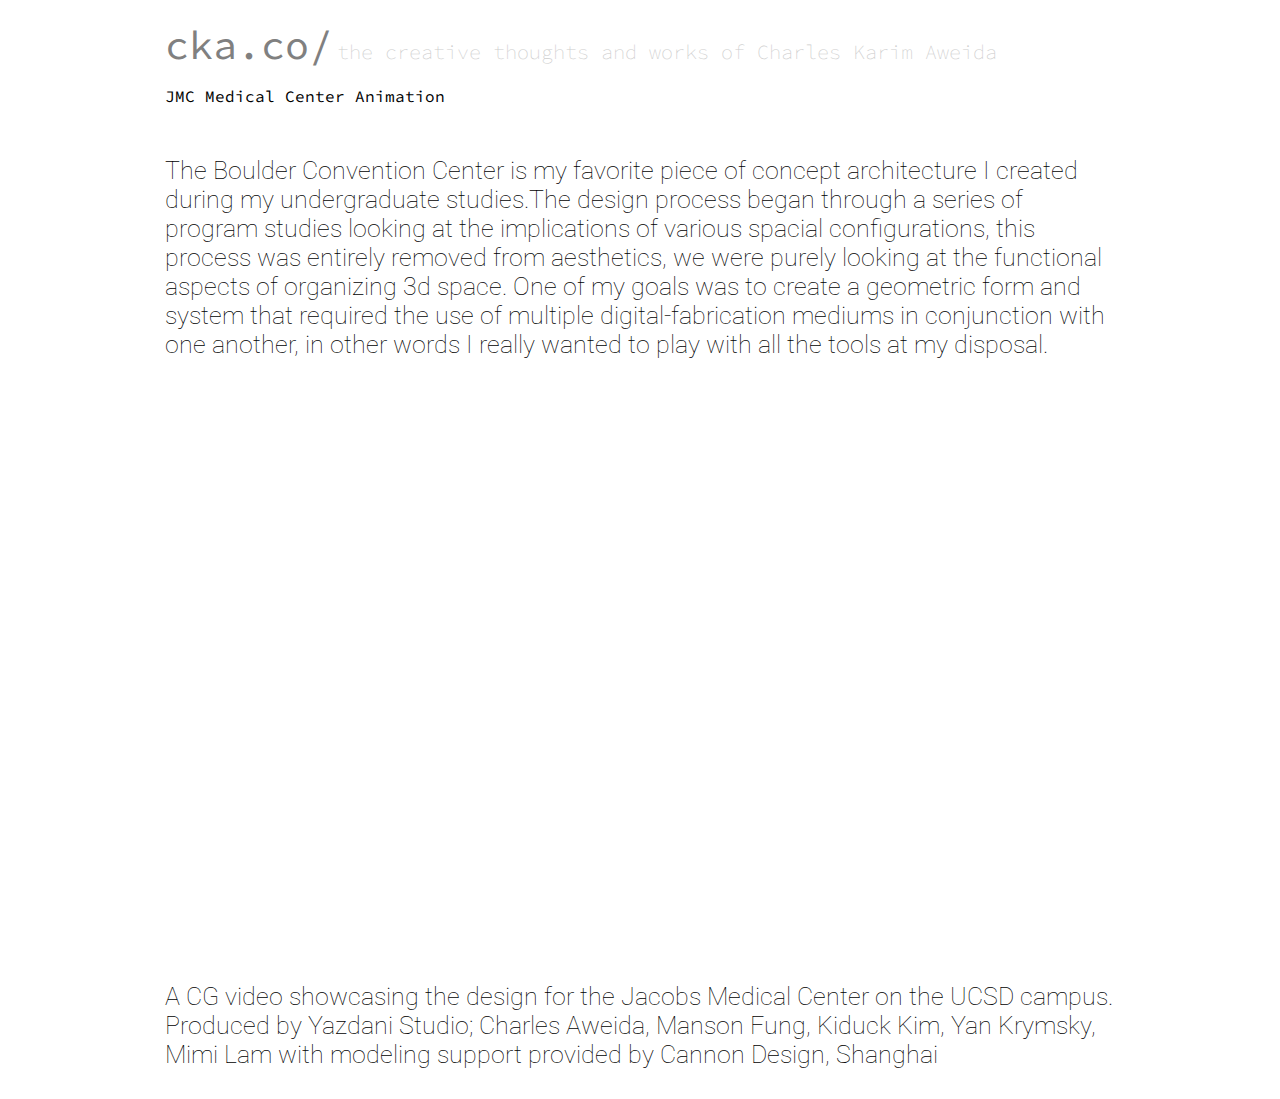
<file: projects/jmc_medical_center_animation/index.html>
<html>
<head>
    <title>JMC MEDICAL CENTER ANIMATION</title>
    <link rel='stylesheet' type='text/css' href='../../css/fonts.css'>
    <link rel='stylesheet' type='text/css' href='../../css/style.css'>
    <link href='http://fonts.googleapis.com/css?family=Source+Code+Pro:200,300,400,500,600,700,900|Roboto:100' rel='stylesheet' type='text/css'>       
    <script type="text../../javascript" src="https://ajax.googleapis.com/ajax/libs/jquery/1.8.2/jquery.min.js">
</script>
    <script type="text../../javascript" src="javascript/projects.js">
</script>
</head>


<body>
    <div class="project-container">
        <div class="title"><a href="http://cka.co/" style="text-decoration: none" class="style1 fontLarge">cka.co/</a> <span class="project-header fontMedium">the creative thoughts and works of Charles Karim Aweida</span>

        <h3 class="project-title">JMC Medical Center Animation</h3>

        <p class="project-paragraph fontMedium">The Boulder Convention Center is my favorite piece of concept architecture I created during my undergraduate studies.The design process began through a series of program studies looking at the implications of various spacial configurations, this process was entirely removed from aesthetics, we were purely looking at the functional aspects of organizing 3d space. One of my goals was to create a geometric form and system that required the use of multiple digital-fabrication mediums in conjunction with one another, in other words I really wanted to play with all the tools at my disposal.</p><iframe src="http://player.vimeo.com/video/13474223" width="950" height="533" frameborder="0" webkitallowfullscreen="" mozallowfullscreen="" allowfullscreen=""></iframe>
<p class="project-paragraph fontMedium">A CG video showcasing the design for the Jacobs Medical Center on the UCSD campus. Produced by Yazdani Studio; Charles Aweida, Manson Fung, Kiduck Kim, Yan Krymsky, Mimi Lam with modeling support provided by Cannon Design, Shanghai </p>
</body>
</html>
</file>
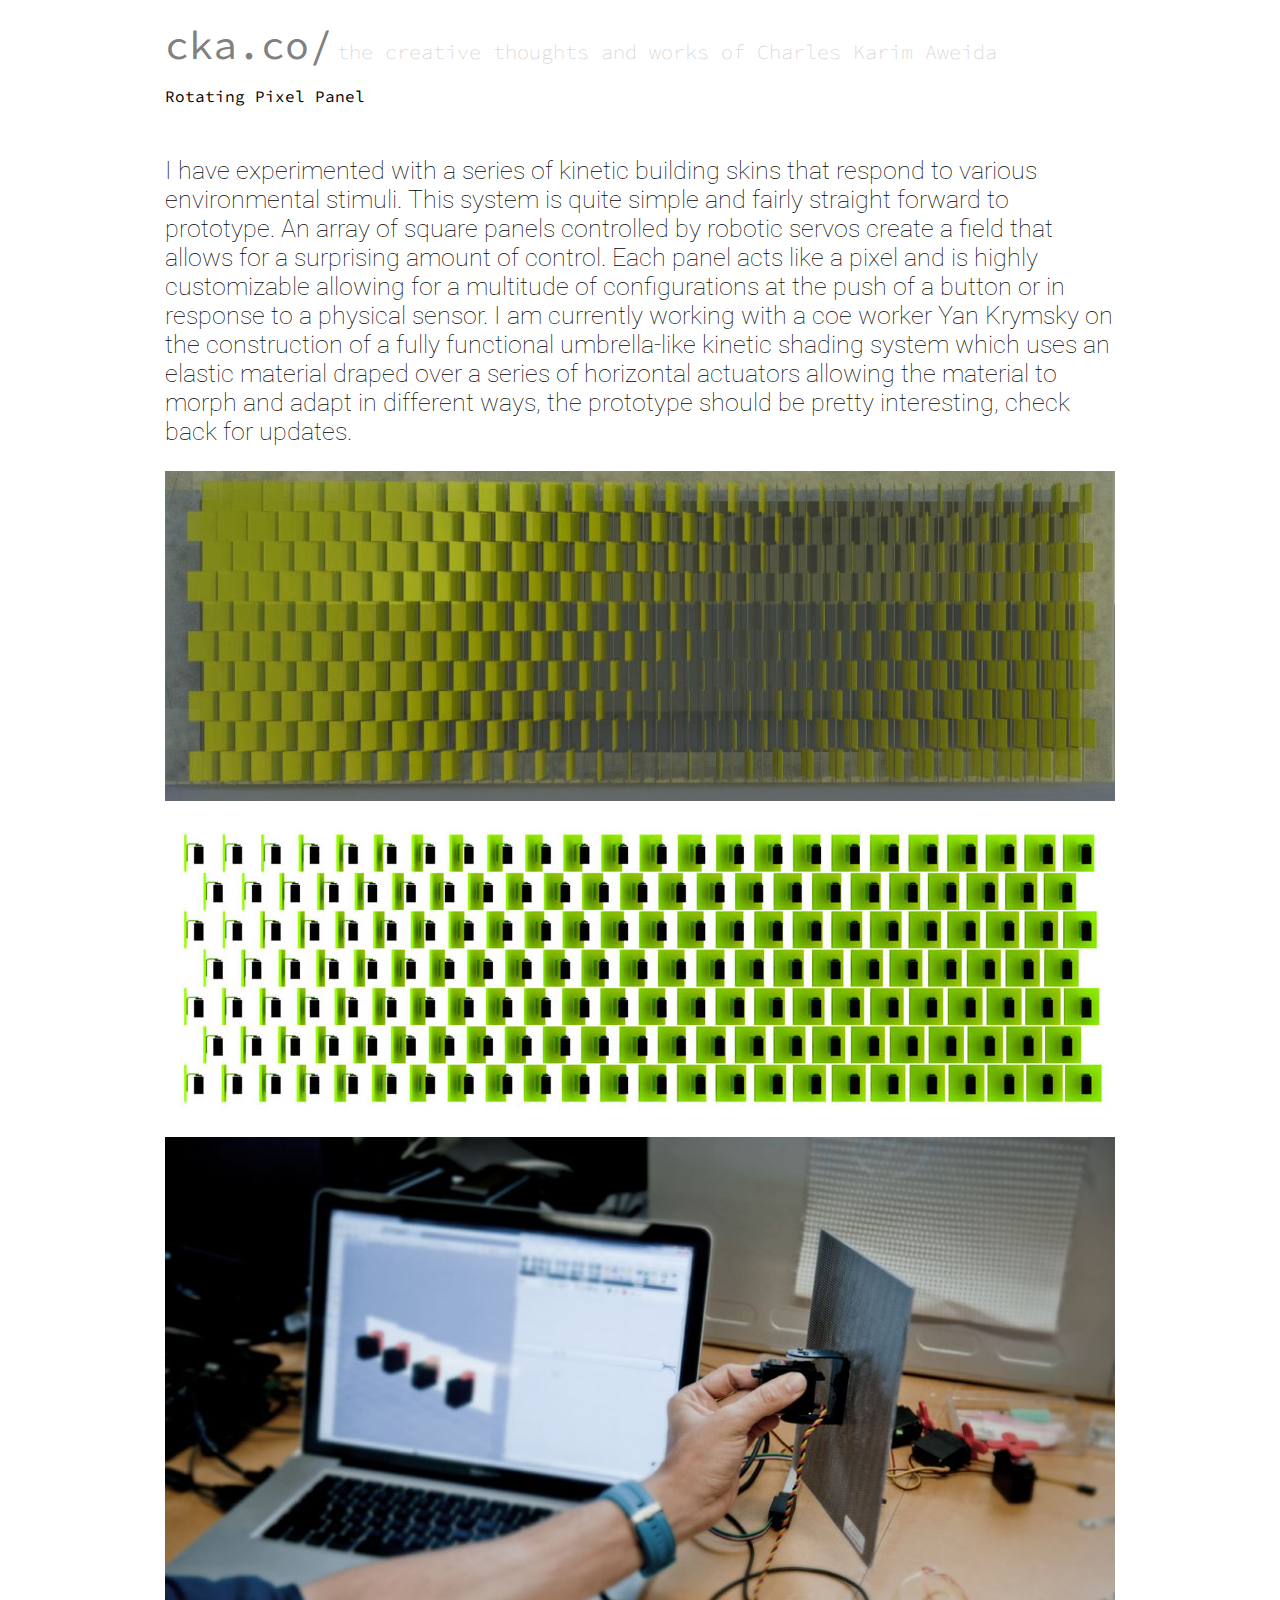
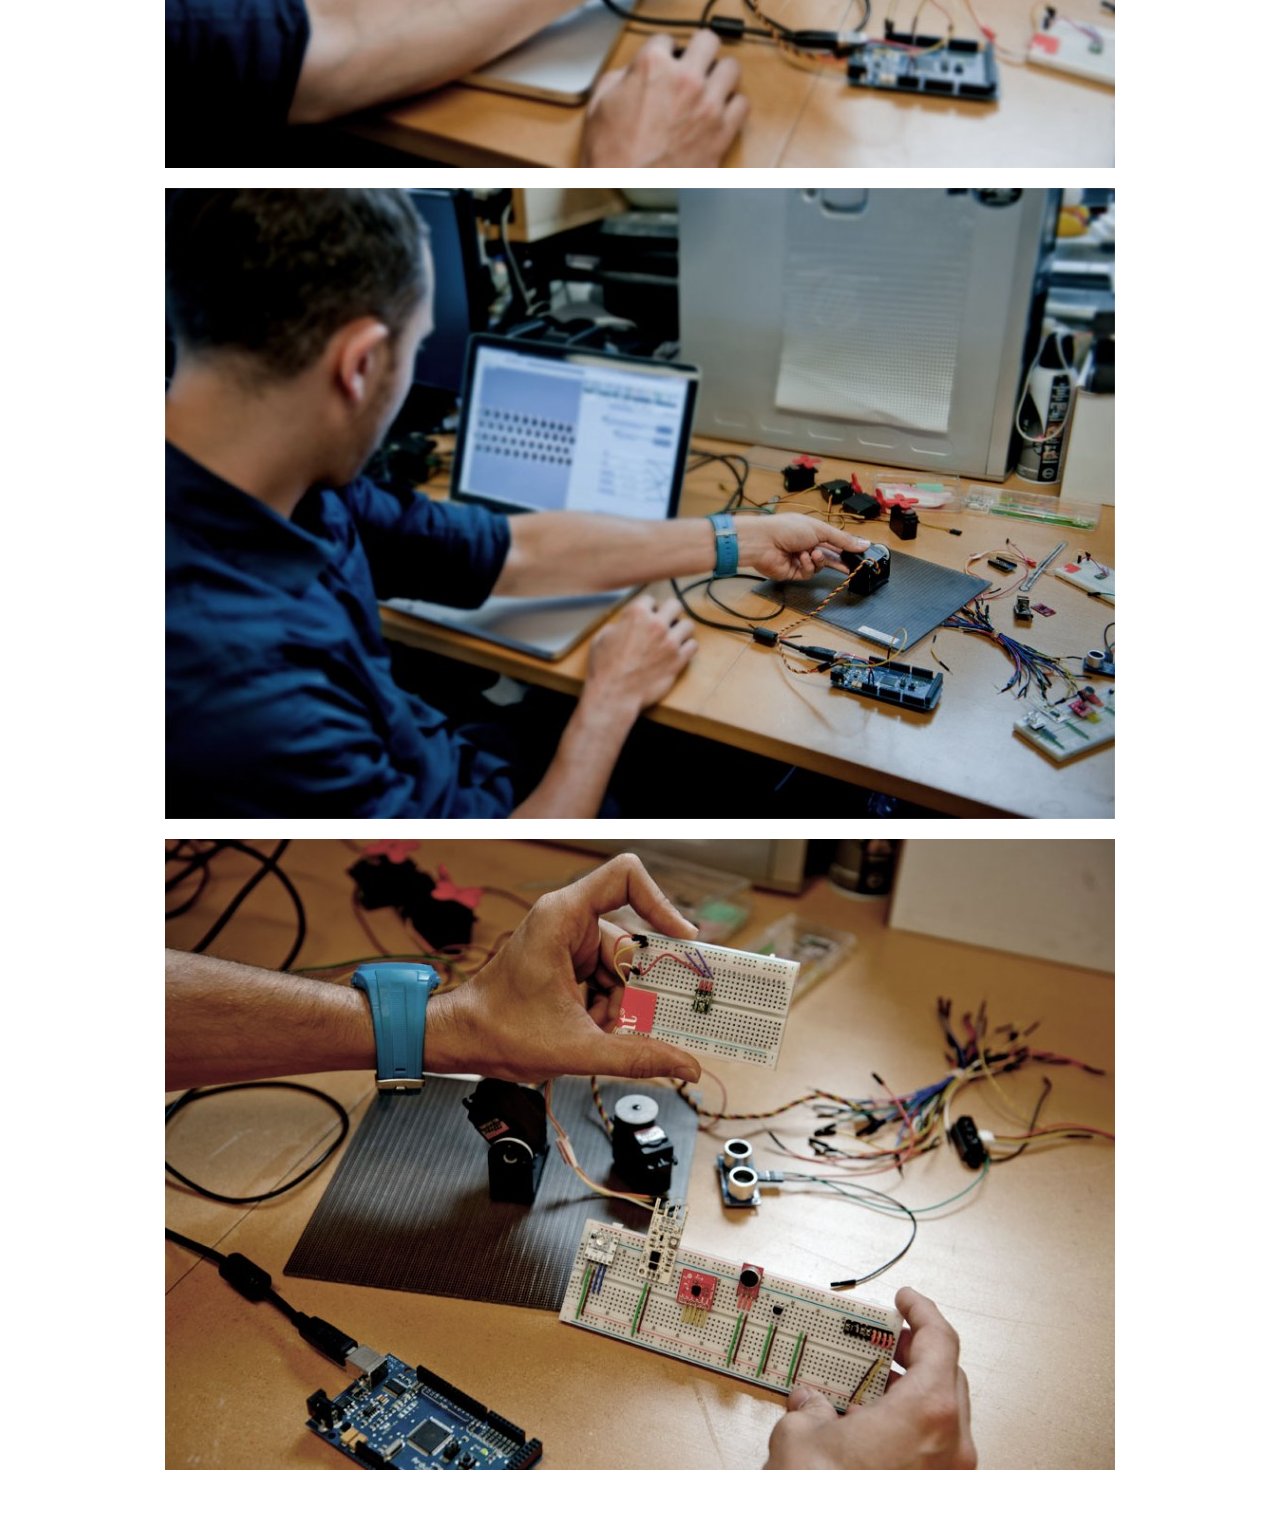
<file: projects/rotating_pixel_panel/index.html>
<!DOCTYPE>
<html>
<head>
    <title>ROTATING PIXEL PANEL</title>
    <link rel='stylesheet' type='text/css' href='../../css/fonts.css'>
    <link rel='stylesheet' type='text/css' href='../../css/style.css'>
    <link href='http://fonts.googleapis.com/css?family=Source+Code+Pro:200,300,400,500,600,700,900|Roboto:100' rel='stylesheet' type='text/css'>       
    <script type="text../../javascript" src="https://ajax.googleapis.com/ajax/libs/jquery/1.8.2/jquery.min.js">
</script>
    <script type="text../../javascript" src="javascript/projects.js">
</script>
</head>

<body>
    <div class="project-container">
    <div class="title"><a href="http://cka.co/" style="text-decoration: none" class="style1 fontLarge">cka.co/</a> <span class="project-header fontMedium">the creative thoughts and works of Charles Karim Aweida</span>

    <h3 class="project-title">Rotating Pixel Panel</h3>
    
    <p class="project-paragraph fontMedium">I have experimented with a series of kinetic building skins that respond to various environmental stimuli. This system is quite simple and fairly straight forward to prototype. An array of square panels controlled by robotic servos create a field that allows for a surprising amount of control. Each panel acts like a pixel and is highly customizable allowing for a multitude of configurations at the push of a button or in response to a physical sensor. I am currently working with a coe worker Yan Krymsky on the construction of a fully functional umbrella-like kinetic shading system which uses an elastic material draped over a series of horizontal actuators allowing the material to morph and adapt in different ways, the prototype should be pretty interesting, check back for updates.</p>

    
    <img class="project-image" src="1.jpg">
    <img class="project-image" src="2.jpg">
    <img class="project-image" src="3.jpg">
    <img class="project-image" src="4.jpg">
    <img class="project-image" src="5.jpg">
    
    </div>
    

    
    </div>
</body>
</html>
</file>
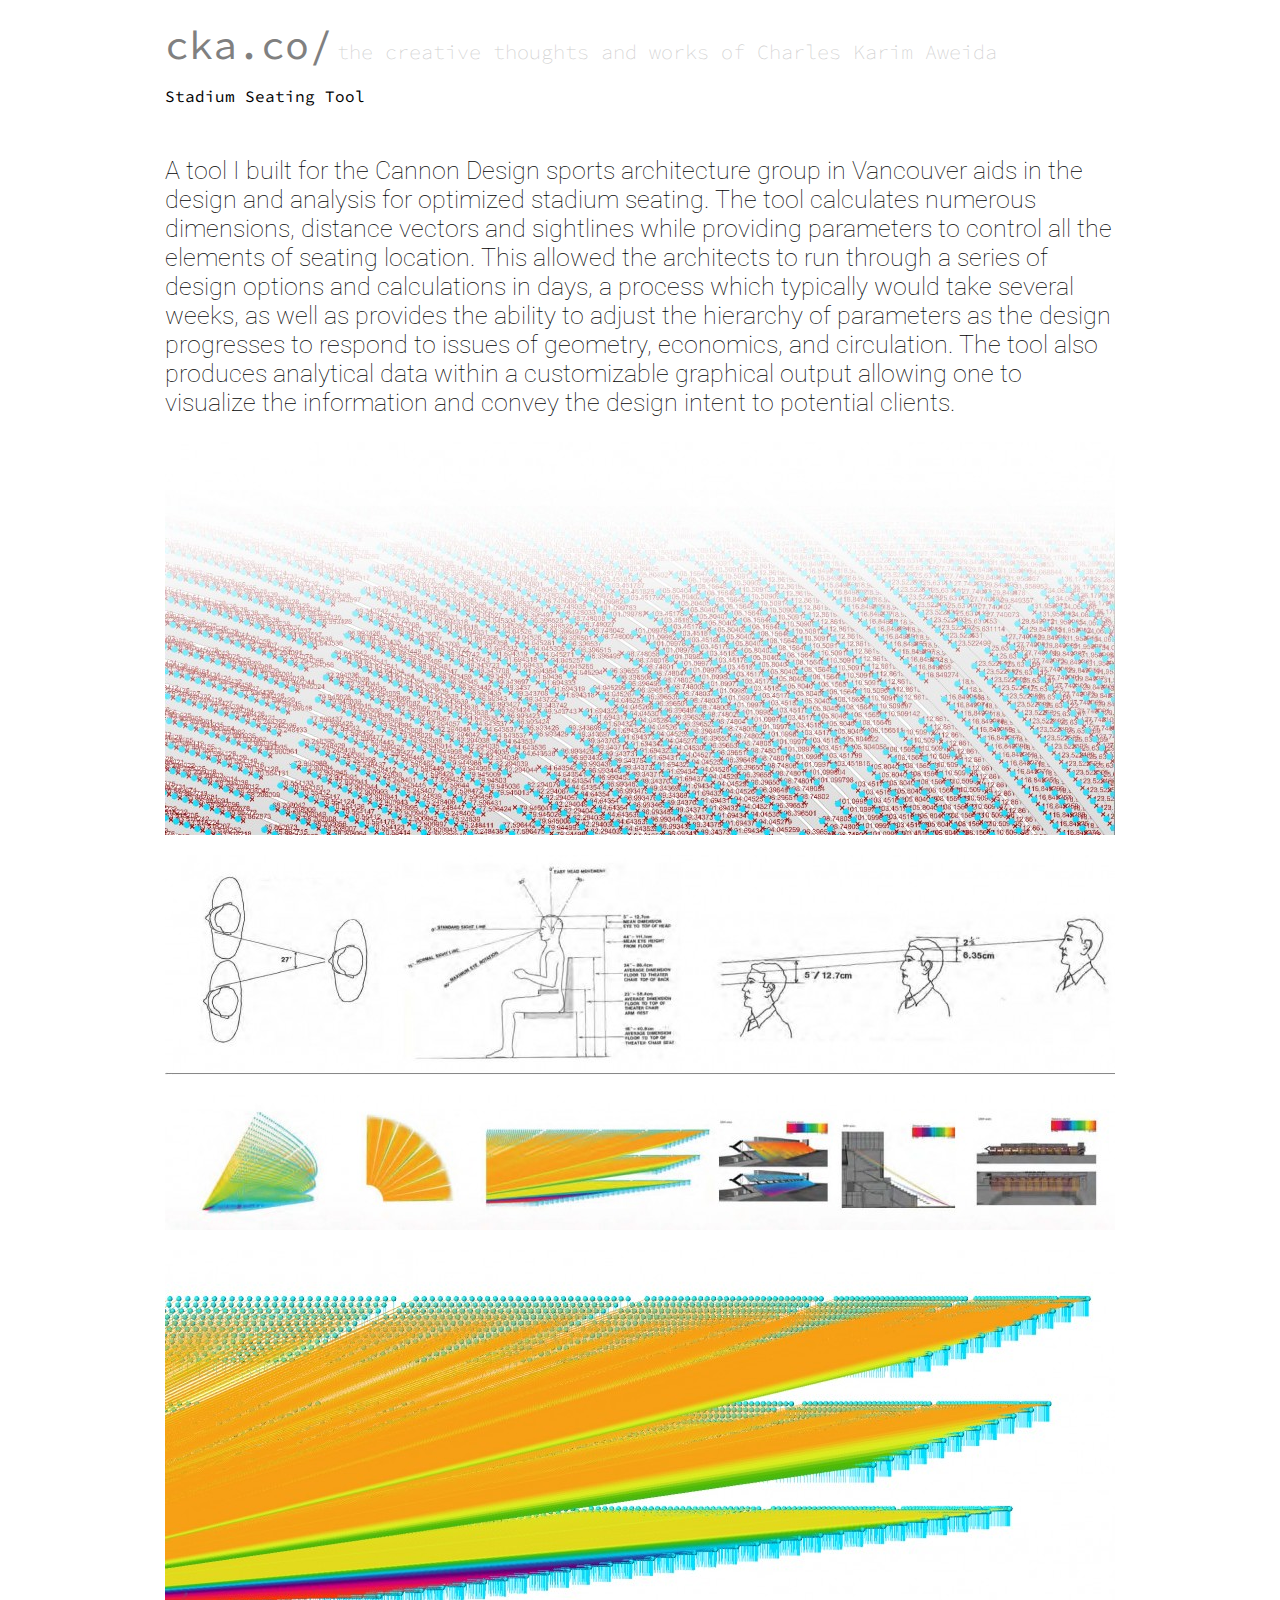
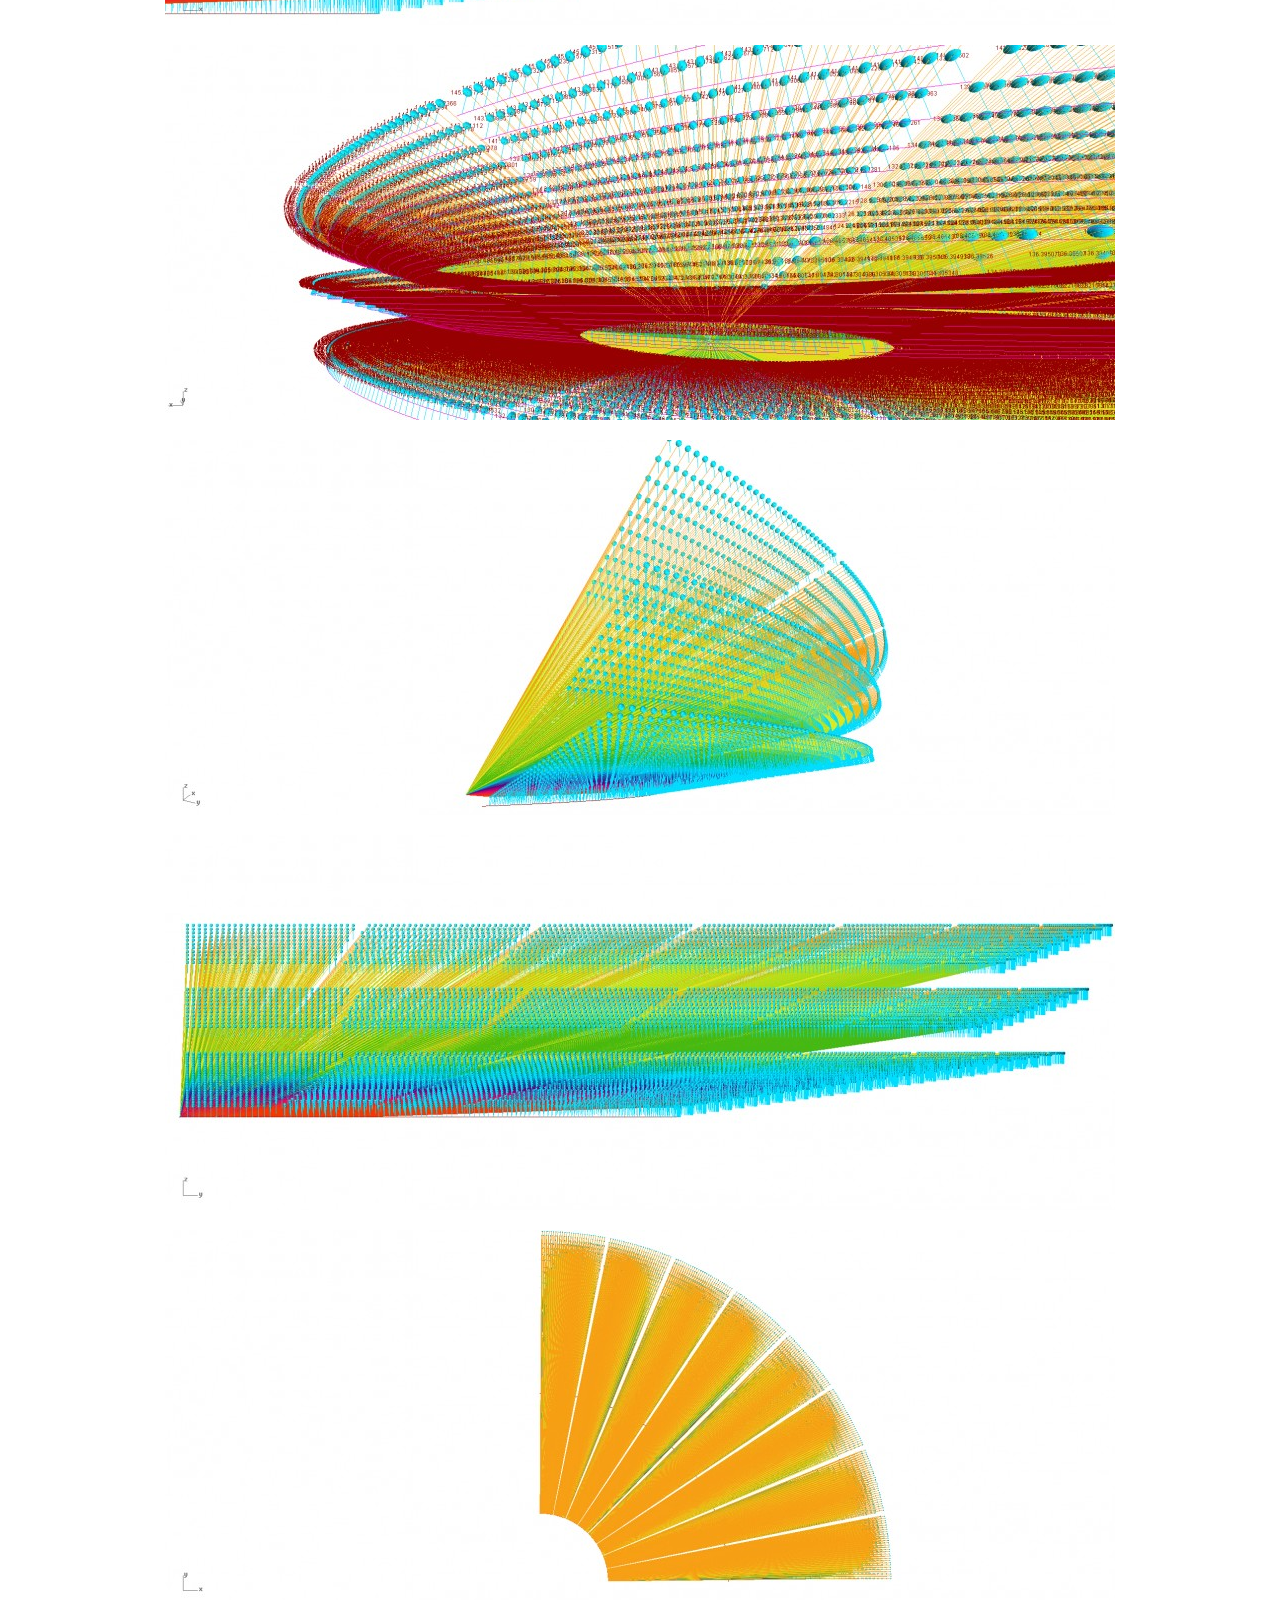
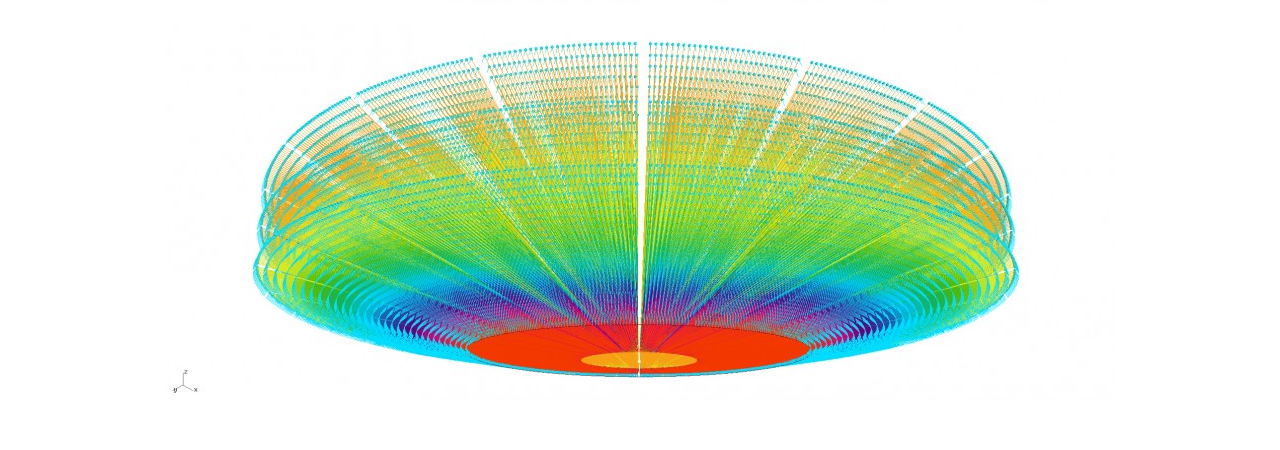
<file: projects/stadium_seating_tool/index.html>
<!DOCTYPE>
<html>
<head>
    <title>STADIUM SEATING TOOL</title>
    <link rel='stylesheet' type='text/css' href='../../css/fonts.css'>
    <link rel='stylesheet' type='text/css' href='../../css/style.css'>
    <link href='http://fonts.googleapis.com/css?family=Source+Code+Pro:200,300,400,500,600,700,900|Roboto:100' rel='stylesheet' type='text/css'>       
    <script type="text../../javascript" src="https://ajax.googleapis.com/ajax/libs/jquery/1.8.2/jquery.min.js">
</script>
    <script type="text../../javascript" src="javascript/projects.js">
</script>
</head>

<body>
    <div class="project-container">
    <div class="title"><a href="http://cka.co/" style="text-decoration: none" class="style1 fontLarge">cka.co/</a> <span class="project-header fontMedium">the creative thoughts and works of Charles Karim Aweida</span>

    <h3 class="project-title">Stadium Seating Tool</h3>
    
    <p class="project-paragraph fontMedium">A tool I built for the Cannon Design sports architecture group in Vancouver aids in the design and analysis for optimized stadium seating. The tool calculates numerous dimensions, distance vectors and sightlines while providing parameters to control all the elements of seating location. This allowed the architects to run through a series of design options and calculations in days, a process which typically would take several weeks, as well as provides the ability to adjust the hierarchy of parameters as the design progresses to respond to issues of geometry, economics, and circulation. The tool also produces analytical data within a customizable graphical output allowing one to visualize the information and convey the design intent to potential clients.</p>

    
    <img class="project-image" src="1.jpg">
    <img class="project-image" src="2.jpg">
    <img class="project-image" src="3.jpg">
    <img class="project-image" src="4.jpg">
    <img class="project-image" src="5.jpg">
    <img class="project-image" src="6.jpg">
    <img class="project-image" src="7.jpg">
    <img class="project-image" src="8.jpg">
    <img class="project-image" src="9.jpg">   
    </div>
    

    
    </div>
</body>
</html>
</file>
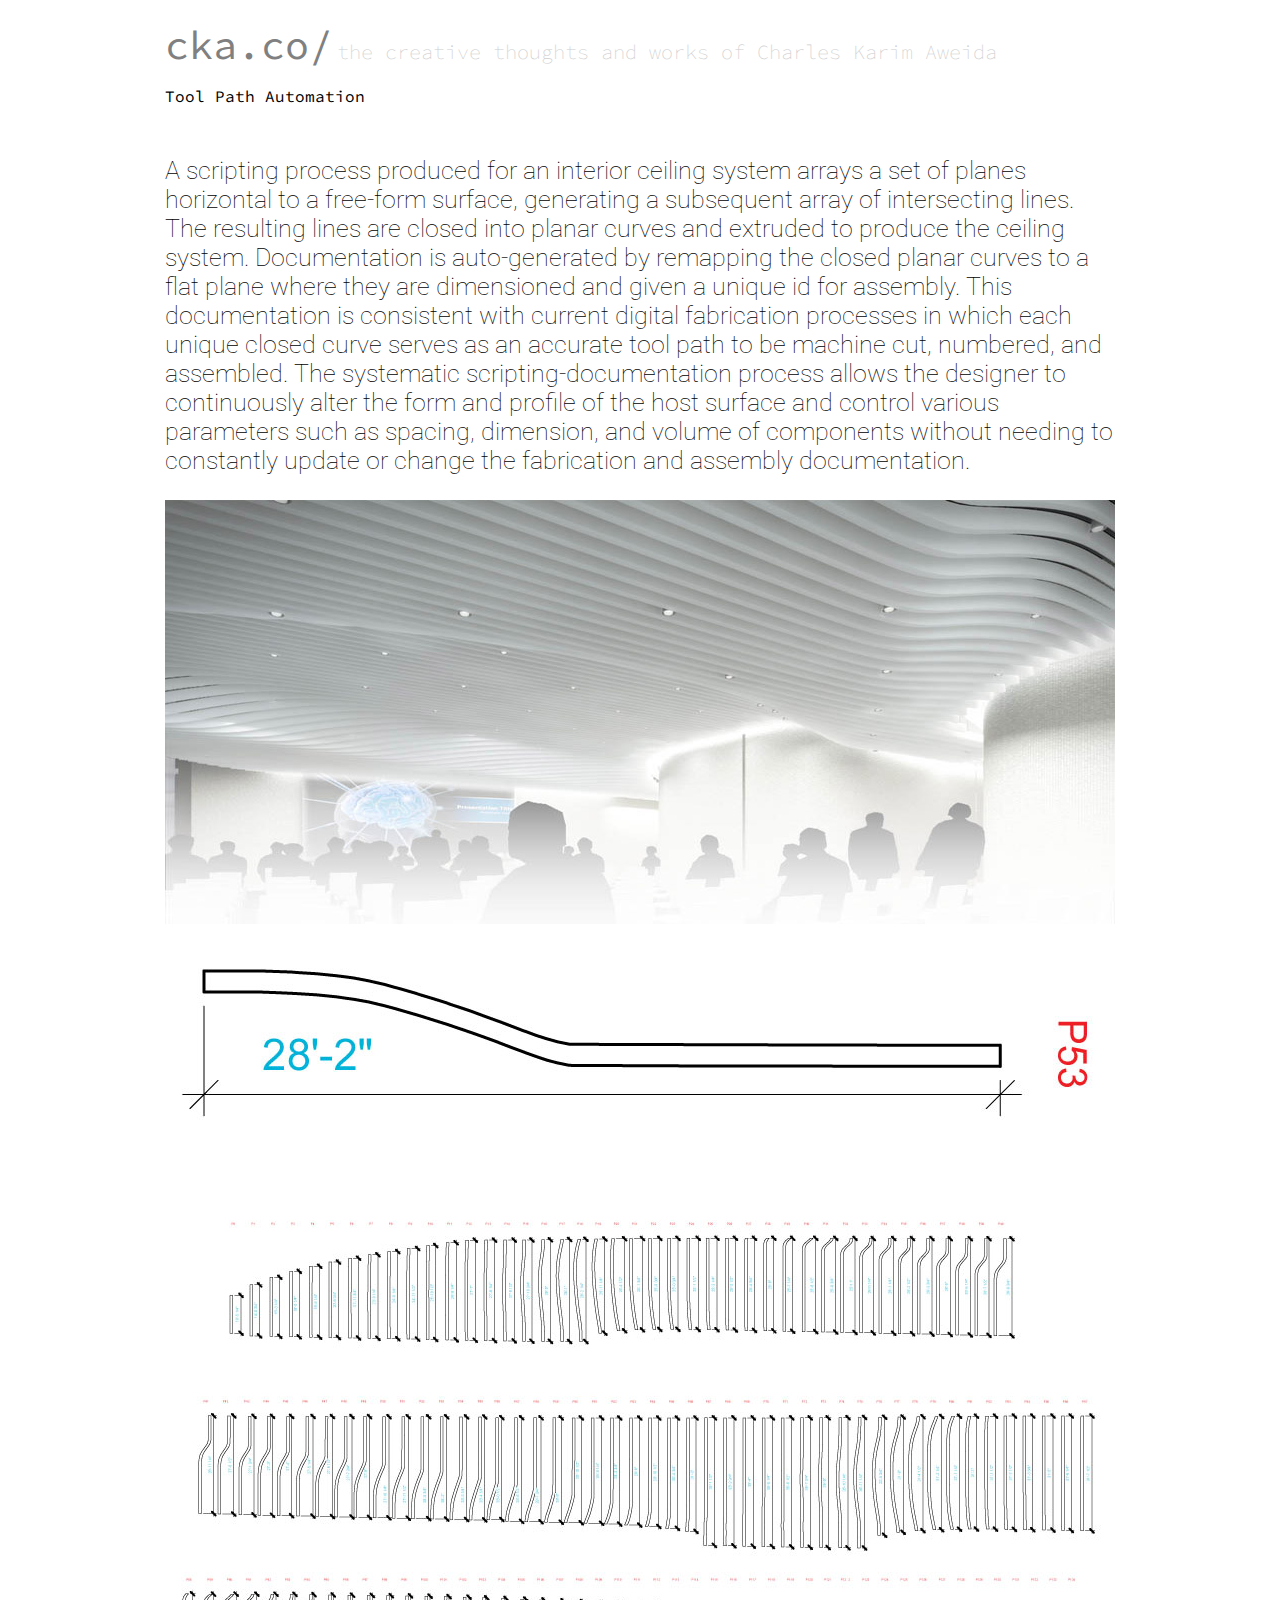
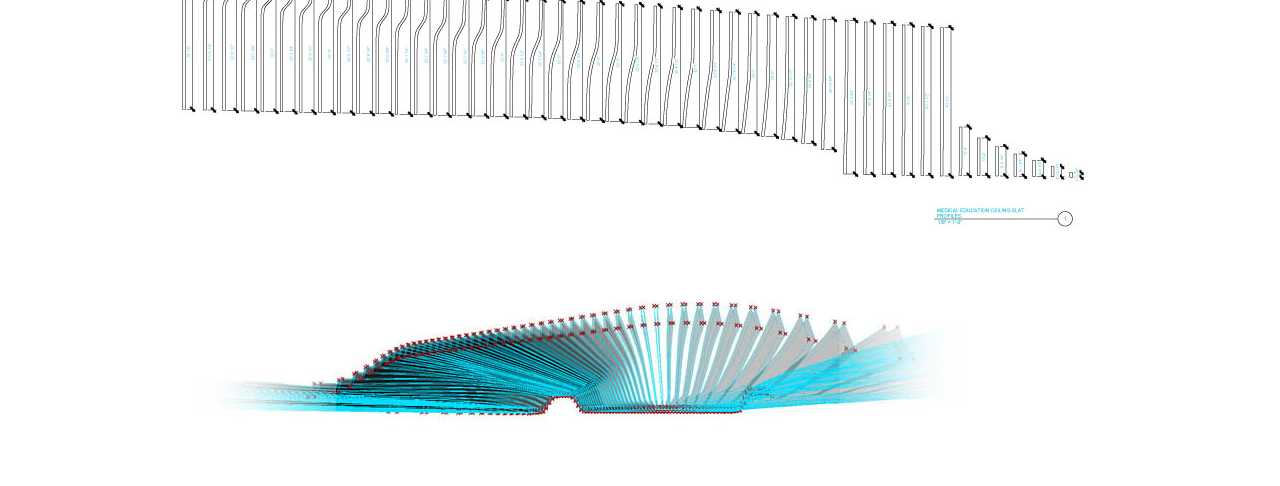
<file: projects/tool_path_automation/index.html>
<!DOCTYPE>
<html>
<head>
    <title>TOOL PATH AUTOMATION</title>
    <link rel='stylesheet' type='text/css' href='../../css/fonts.css'>
    <link rel='stylesheet' type='text/css' href='../../css/style.css'>
    <link href='http://fonts.googleapis.com/css?family=Source+Code+Pro:200,300,400,500,600,700,900|Roboto:100' rel='stylesheet' type='text/css'>       
    <script type="text../../javascript" src="https://ajax.googleapis.com/ajax/libs/jquery/1.8.2/jquery.min.js">
</script>
    <script type="text../../javascript" src="javascript/projects.js">
</script>
</head>

<body>
    <div class="project-container">
    <div class="title"><a href="http://cka.co/" style="text-decoration: none" class="style1 fontLarge">cka.co/</a> <span class="project-header fontMedium">the creative thoughts and works of Charles Karim Aweida</span>

    <h3 class="project-title">Tool Path Automation</h3>
    
    <p class="project-paragraph fontMedium">A scripting process produced for an interior ceiling system arrays a set of planes horizontal to a free-form surface, generating a subsequent array of intersecting lines. The resulting lines are closed into planar curves and extruded to produce the ceiling system. Documentation is auto-generated by remapping the closed planar curves to a flat plane where they are dimensioned and given a unique id for assembly. This documentation is consistent with current digital fabrication processes in which each unique closed curve serves as an accurate tool path to be machine cut, numbered, and assembled. The systematic scripting-documentation process allows the designer to continuously alter the form and profile of the host surface and control various parameters such as spacing, dimension, and volume of components without needing to constantly update or change the fabrication and assembly documentation.</p>

    
    <img class="project-image" src="1.jpg">
    <img class="project-image" src="2.jpg">
    <img class="project-image" src="3.jpg">
    <img class="project-image" src="4.jpg">

    
    </div>
    

    
    </div>
</body>
</html>
</file>
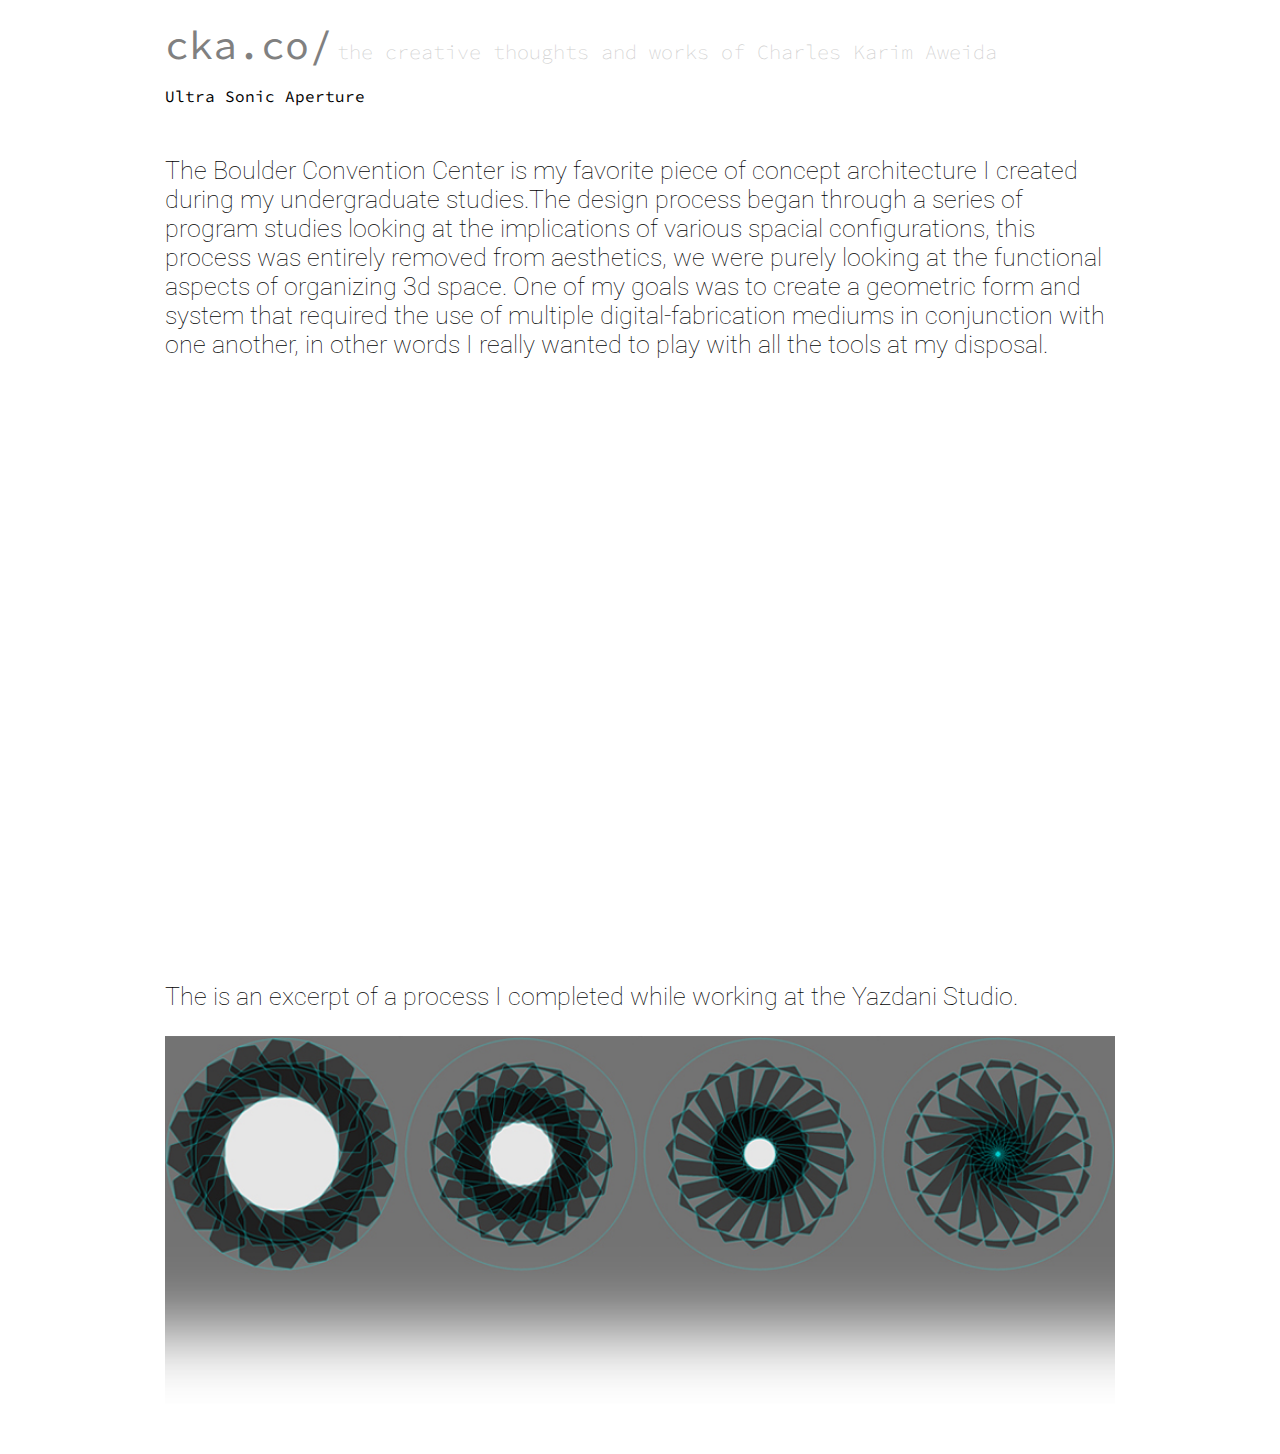
<file: projects/ultra_sonic_aperture/index.html>
<!DOCTYPE>

<html>
<head>
    <title>ULTRA SONIC APERTURE</title>
    <link rel='stylesheet' type='text/css' href='../../css/fonts.css'>
    <link rel='stylesheet' type='text/css' href='../../css/style.css'>
    <link href='http://fonts.googleapis.com/css?family=Source+Code+Pro:200,300,400,500,600,700,900|Roboto:100' rel='stylesheet' type='text/css'>       
    <script type="text../../javascript" src="https://ajax.googleapis.com/ajax/libs/jquery/1.8.2/jquery.min.js">
</script>
    <script type="text../../javascript" src="javascript/projects.js">
</script>
</head>

<body>
    <div class="project-container">
        <div class="title"><a href="http://cka.co/" style="text-decoration: none" class="style1 fontLarge">cka.co/</a> <span class="project-header fontMedium">the creative thoughts and works of Charles Karim Aweida</span>

        <h3 class="project-title">Ultra Sonic Aperture</h3>

        <p class="project-paragraph fontMedium">The Boulder Convention Center is my favorite piece of concept architecture I created during my undergraduate studies.The design process began through a series of program studies looking at the implications of various spacial configurations, this process was entirely removed from aesthetics, we were purely looking at the functional aspects of organizing 3d space. One of my goals was to create a geometric form and system that required the use of multiple digital-fabrication mediums in conjunction with one another, in other words I really wanted to play with all the tools at my disposal.</p><iframe src="http://player.vimeo.com/video/20004747" width="950" height="533" frameborder="0" webkitallowfullscreen="" mozallowfullscreen="" allowfullscreen=""></iframe>

        <div class="project-paragraph fontMedium">
            <p>The is an excerpt of a process I completed while working at the Yazdani Studio.</p>


        </div><img class="project-image" src="1.jpg"></div>
    </div>
</body>
</html>
</file>
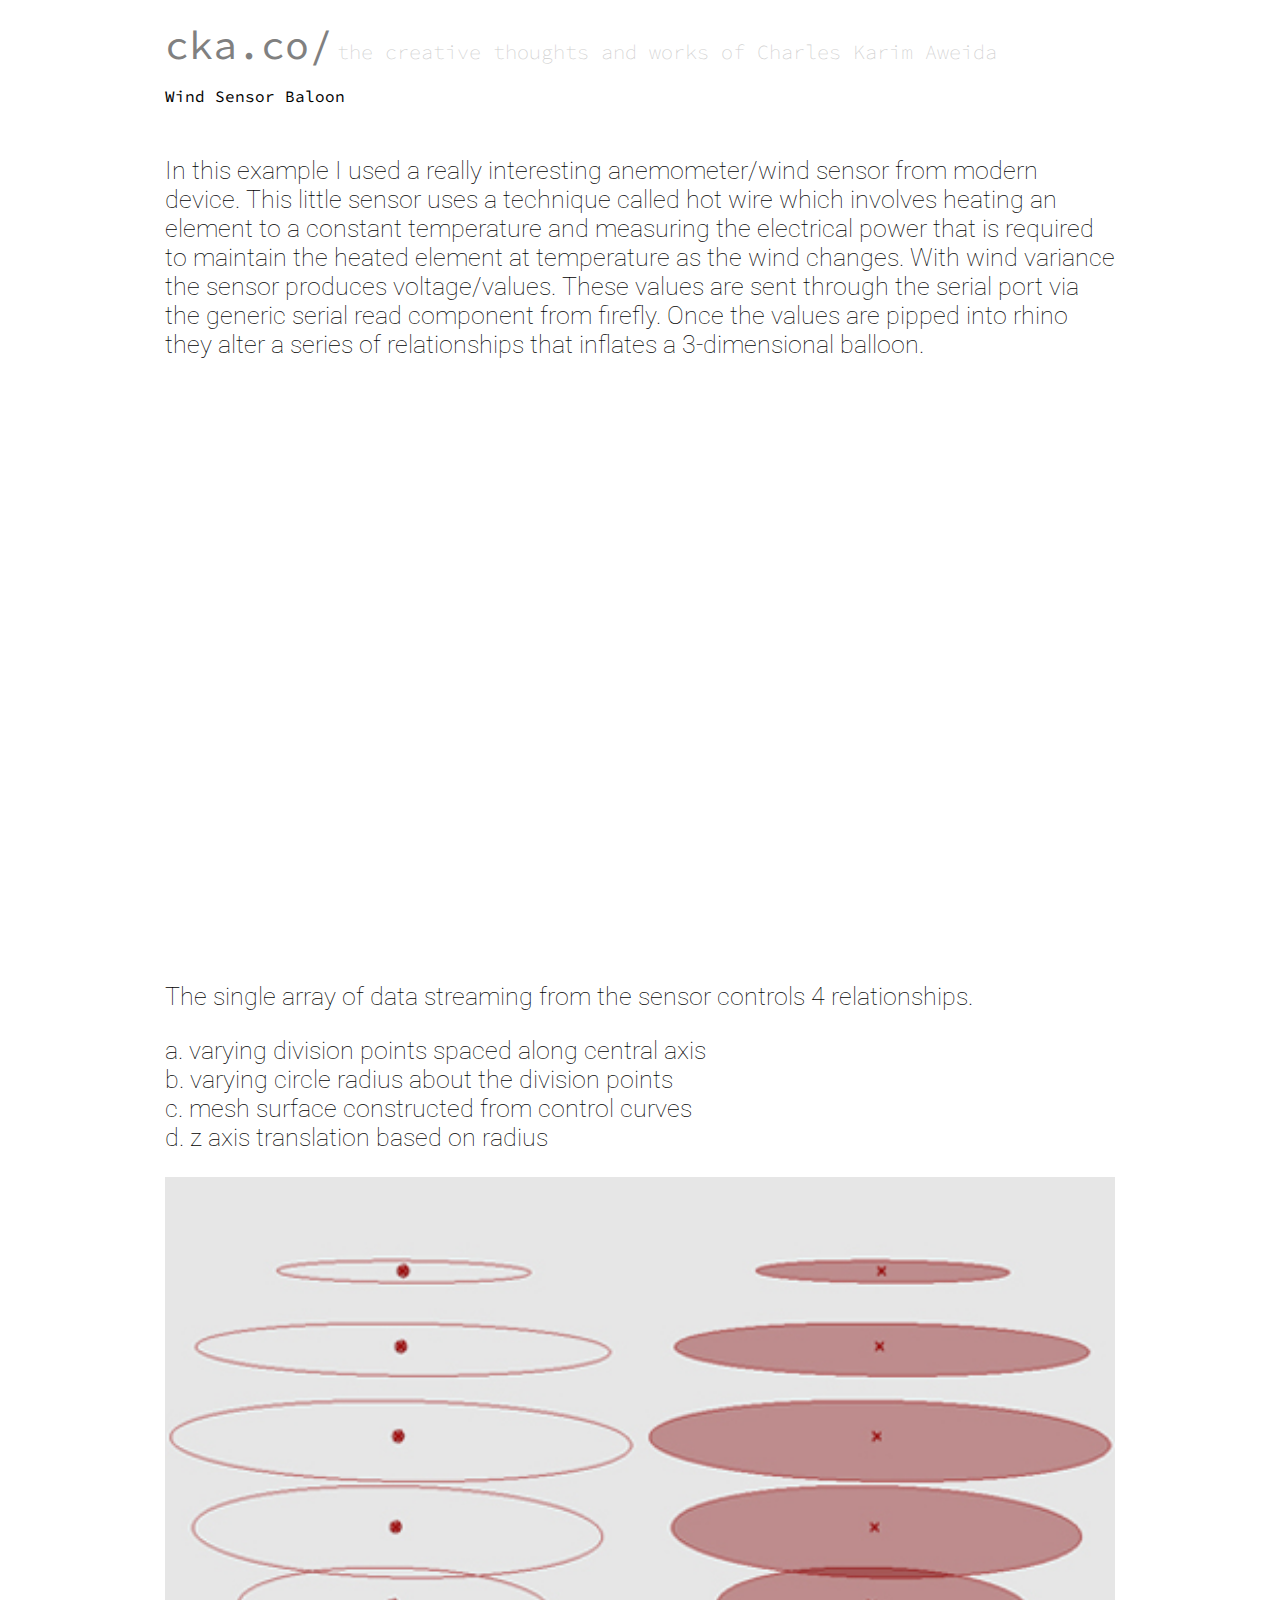
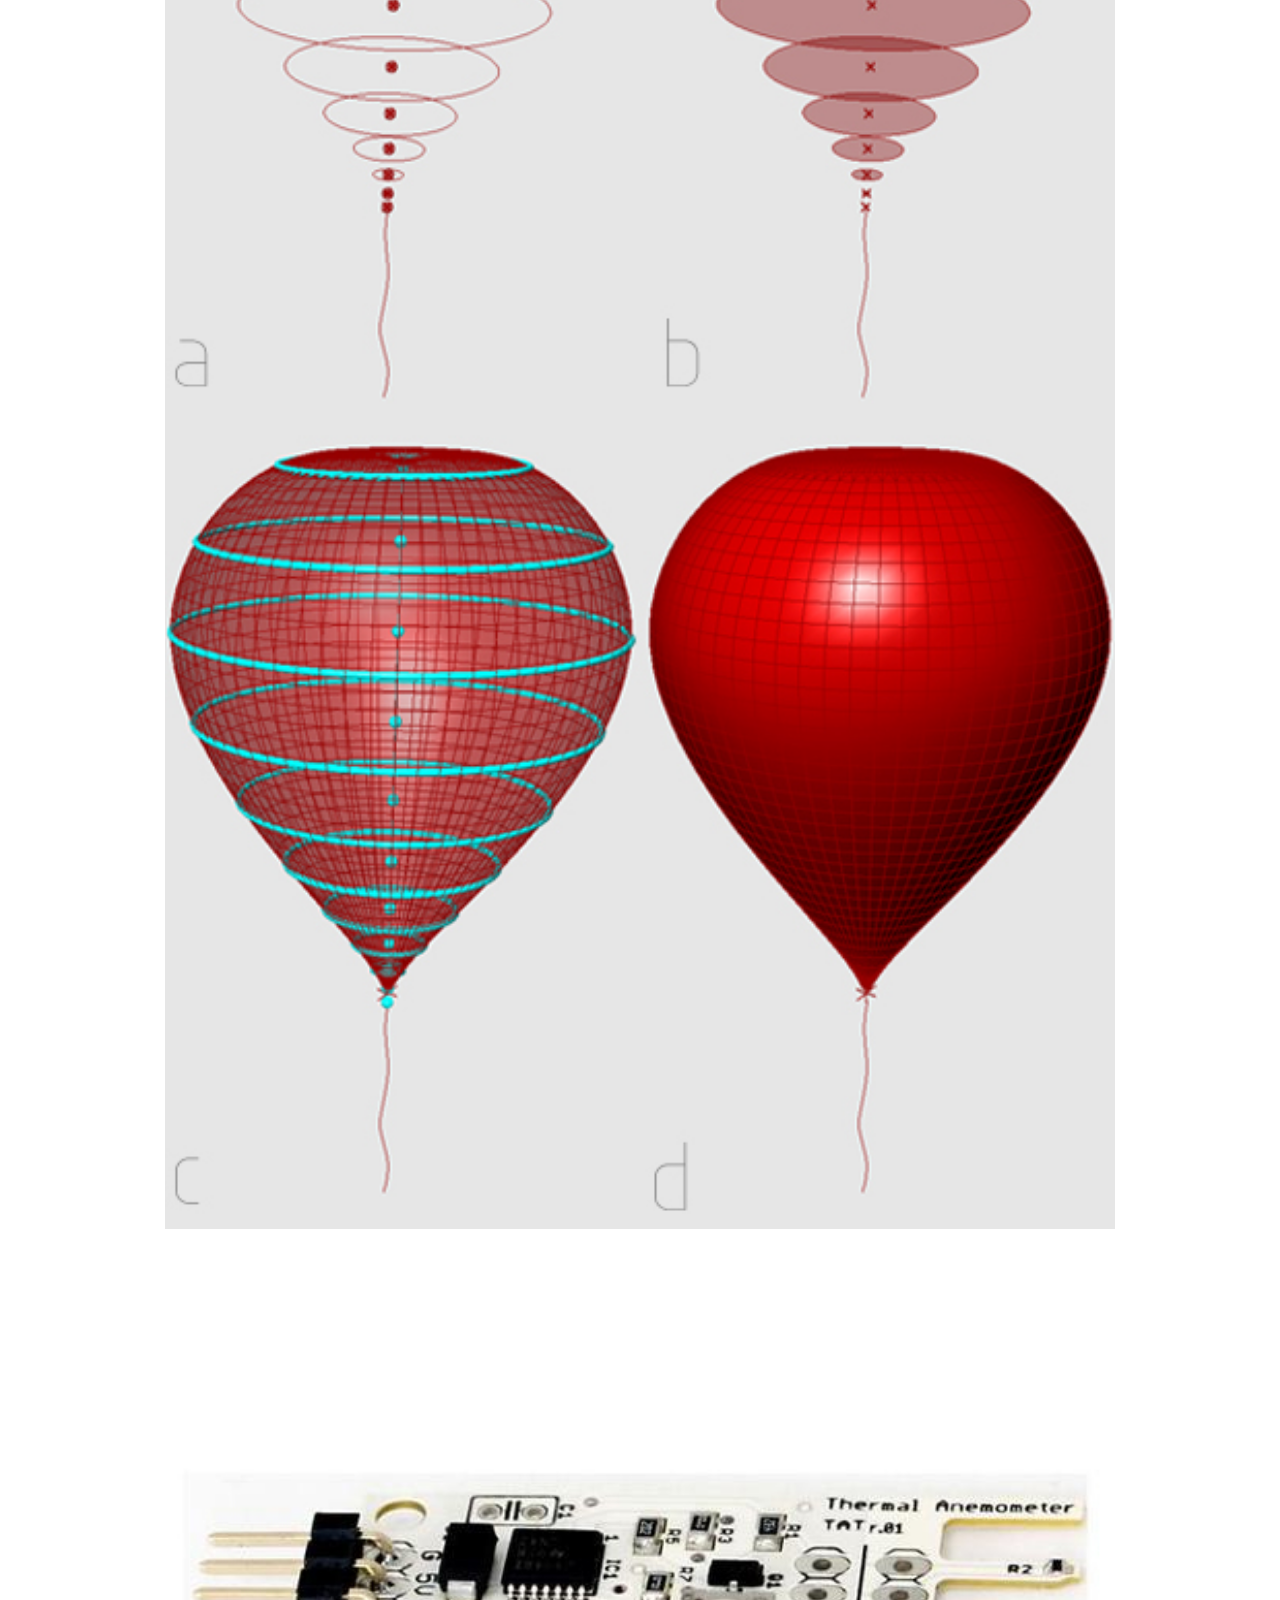
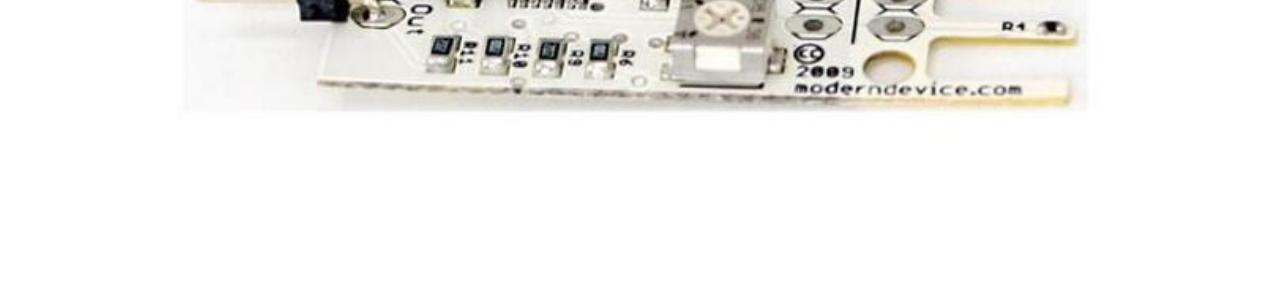
<file: projects/wind_sensor_baloon/index.html>
<!DOCTYPE>

<html>
<head>
    <title>WIND SENSOR BALOON</title>
    <link rel='stylesheet' type='text/css' href='../../css/fonts.css'>
    <link rel='stylesheet' type='text/css' href='../../css/style.css'>
    <link href='http://fonts.googleapis.com/css?family=Source+Code+Pro:200,300,400,500,600,700,900|Roboto:100' rel='stylesheet' type='text/css'>
    <script type="text../../javascript" src="https://ajax.googleapis.com/ajax/libs/jquery/1.8.2/jquery.min.js">
</script>
    <script type="text../../javascript" src="javascript/projects.js">
</script>
</head>

<body>
    <div class="project-container">
        <div class="title">
            <a href="http://cka.co/" style="text-decoration: none" class="style1 fontLarge">cka.co/</a> <span class="project-header fontMedium">the creative thoughts and works of Charles Karim Aweida</span>

            <h3 class="project-title">Wind Sensor Baloon</h3>

            <p class="project-paragraph fontMedium">In this example I used a really interesting anemometer/wind sensor from modern device. This little sensor uses a technique called hot wire which involves heating an element to a constant temperature and measuring the electrical power that is required to maintain the heated element at temperature as the wind changes. With wind variance the sensor produces voltage/values. These values are sent through the serial port via the generic serial read component from firefly. Once the values are pipped into rhino they alter a series of relationships that inflates a 3-dimensional balloon.</p><iframe src="http://player.vimeo.com/video/19769591" width="950" height="533" frameborder="0" webkitallowfullscreen="" mozallowfullscreen="" allowfullscreen=""></iframe>

            <div class="project-paragraph fontMedium">
            <p>The single array of data streaming from the sensor controls 4 relationships.</p>

            <p>a. varying division points spaced along central axis<br>
            b. varying circle radius about the division points<br>
            c. mesh surface constructed from control curves<br>
            d. z axis translation based on radius</p><img class="project-image" src="1.jpg"> <img class="project-image" src="2.jpg"></div>
        </div>
    </div>
</body>
</html>
</file>
<file: css/fonts.css>
/* Generated by Font Squirrel (http://www.fontsquirrel.com) on November 15, 2012 11:41:10 AM America/New_York */

/*bit stream*/
@font-face {
    font-family: 'BitstreamVeraSansMonoRoman';
    src: url('VeraMono-webfont.eot');
    src: url('VeraMono-webfont.eot?#iefix') format('embedded-opentype'),
         url('VeraMono-webfont.woff') format('woff'),
         url('VeraMono-webfont.ttf') format('truetype'),
         url('VeraMono-webfont.svg#BitstreamVeraSansMonoRoman') format('svg');
    font-weight: normal;
    font-style: normal;
}

@font-face {
    font-family: 'BitstreamVeraSansMonoOblique';
    src: url('VeraMono-Italic-webfont.eot');
    src: url('VeraMono-Italic-webfont.eot?#iefix') format('embedded-opentype'),
         url('VeraMono-Italic-webfont.woff') format('woff'),
         url('VeraMono-Italic-webfont.ttf') format('truetype'),
         url('VeraMono-Italic-webfont.svg#BitstreamVeraSansMonoOblique') format('svg');
    font-weight: normal;
    font-style: normal;
}

@font-face {
    font-family: 'BitstreamVeraSansMonoBold';
    src: url('VeraMono-Bold-webfont.eot');
    src: url('VeraMono-Bold-webfont.eot?#iefix') format('embedded-opentype'),
         url('VeraMono-Bold-webfont.woff') format('woff'),
         url('VeraMono-Bold-webfont.ttf') format('truetype'),
         url('VeraMono-Bold-webfont.svg#BitstreamVeraSansMonoBold') format('svg');
    font-weight: normal;
    font-style: normal;
}

@font-face {
    font-family: 'BitstreamVeraSansMonoBdOb';
    src: url('VeraMono-Bold-Italic-webfont.eot');
    src: url('VeraMono-Bold-Italic-webfont.eot?#iefix') format('embedded-opentype'),
         url('VeraMono-Bold-Italic-webfont.woff') format('woff'),
         url('VeraMono-Bold-Italic-webfont.ttf') format('truetype'),
         url('VeraMono-Bold-Italic-webfont.svg#BitstreamVeraSansMonoBdOb') format('svg');
    font-weight: normal;
    font-style: normal;

}
</file>
<file: css/style.css>
/*charles aweida */
/*primary css file defines home page */

/*
font-family: 'Source Code Pro', sans-serif;
font-family: 'Roboto', sans-serif;
Source+Code+Pro:200,300,400,500,600,700,900|Roboto:100'
*/


.style1 {
	/*font-family:'BitstreamVeraSansMonoRoman',Arial,sans-serif;*/
	font-family: 'Source Code Pro', sans-serif; font-weight: 400;
	color: gray;
	
}

.style1:hover {
	color: #66f4ff;
}

.style2 {
	/*font-family:'HelveticaNeue-UltraLight','Helvetica Neue UltraLight','Helvetica Neue',Arial,Helvetica,sans-serif;*/
	/*font-family: 'Quicksand', sans-serif; font-weight: 300;*/
	font-family: 'Source Code Pro', sans-serif; font-weight: 200;

	
}

/*divs*/
.style3 {
	/*font-family:'BitstreamVeraSansMonoBold',Arial,sans-serif;*/
	font-family: 'Source Code Pro', sans-serif; font-weight: 400;

}

.style4 {
	/*font-family:'HelveticaNeue-Light','Helvetica Neue Light','Helvetica Neue',Arial,Helvetica,sans-serif;*/
	font-family: 'Source Code Pro', sans-serif; font-weight: 200;

}

.title {
	margin-top: 20px;
	margin-bottom: 30px;
}

.nav {
	position:relative;
	width:100%;
	text-align:center;
	/*margin-top:10px;*/
	margin-bottom:0px;
	padding-bottom: 20px;
	padding-top:20px;
}

.about-title {
	float: right;
	width: 58px;
	/*font-family:'BitstreamVeraSansMonoRoman',Arial,sans-serif;*/
	font-family: 'Source Code Pro', sans-serif; font-weight: 900;	
	padding-top: 12px;
	color: gray;
}

.about-title:hover {
	background-color: aqua;
}

.sort {
	/*font-family:'BitstreamVeraSansMonoRoman',Arial,sans-serif;*/
	font-family: 'Source Code Pro', sans-serif; font-weight: 300;	
	color:red;
	background: transparent;
	font-size:medium;

}

.button-sort {
	/*font-family:'BitstreamVeraSansMonoRoman',Arial,sans-serif;*/
	font-family: 'Source Code Pro', sans-serif; font-weight: 300;		
	font-size:medium;
	color:#000;
	cursor:pointer;
	padding-top: 11px;
	padding-bottom: 11px;
	border-left: 1px dotted black;
}


.button-sort:hover {
	background-color:rgba(0,255,255,0.15);
	box-shadow:1px 1px 10px #bcbcbc;
	color: red;
	
}

.primaryContainer {
	position:absolute;
	top:0px;
	left: 0;
	right: 0;
	width: 950px;
	margin-left: auto;
	margin-right: auto;
}

.fontLarge {
	font-size:40px;
}

.fontMedium {
	font-size:20px;
}

.fontSmall {
	font-size:11px;
	color:#000;
}

.slideShow {
	position:relative;
	bottom:0;

}

.slideShow img {
	text-align:center;
	width:950px;
	height:400px;
	border:solid #fff 1px;
	border-radius:5px;
	margin-bottom:20px;
}

.slideShow .caption {
	position:absolute;
	bottom:0;
	right:0;
	color:aqua;
	background:rgba(0,0,0,0.30);
	padding:2px;
	text-align:left;
	font-family:'BitstreamVeraSansMonoBold',Arial,sans-serif;
	font-size:small;
}


.slideText {
	position:absolute;
	top:0;
	left:750px;
	color:aqua;
	background:rgba(0,0,0,0.5);
	padding:10px;
	text-align:right;
}

.item span {
	top:0;
	left:0;
	position:relative;
	color:aqua;
	background-color:rgba(0,0,0,0.30);
	opacity:1;
	transition:opacity .2s linear,text-shadow .5s ease-in-out,color .5s ease-in-out;
}

.item img {
	position:absolute;
	border-radius:3px;
	width: 225px;
	height: 125px;
}

.sortText {
	font-family:'BitstreamVeraSansMonoRoman',Arial,sans-serif;
	font-size:small;
	color: black
	
}

.sortText span {
	display:block;
	margin-left:0px;
}

.sortContainer {
	padding-top: 0px;
	/*
	border:solid #e4e4e4 1px; 
	border-radius:5px;
	margin-bottom:100px;
	background-color:#fff;
	-moz-box-shadow:inset 0 0 20px #ddd;
	-webkit-box-shadow:inset 0 0 20px #ddd;
	box-shadow:inset 0 0 20px #ddd;	
	*/
}

.container {
	position:relative;
	left:0;
	width:950px;
	height:720px;
	margin-bottom:20px;
}

/*
clear the floats (out articles will be floating) with the help of the :before and :after pseudo elements
*/
.container:before,.container:after {
	content:"";
}

.container:after {
	clear:both;
}

/*for each project*/
.item {
	position:absolute;
/*change to relative for stack*/
	background-color: #4e4e4e;
	width:225px;
	height:125px;
	cursor:pointer;
	float:left;
	border-radius:3px;
	margin:0px;
	z-index:1;
	box-shadow:1px 1px 10px #000;
	-moz-transition:ease .7s;
	-webkit-transition:ease .7s;
	-ms-transition:ease .7s;
	-o-transition:ease .7s;
	transition:ease .7s;
	/*
    opacity: 0.4s linear;
    transform: 0.4s ease-in-out;
    box-shadow: 0.4s ease-in-out;
    */
	-webkit-backface-visibility:hidden;
	
	outline: 1px dotted grey;
	outline-offset:8px;
}

.item.blur {
/*box-shadow: 0px 0px 2px 10px rgba(255,255,255,1); /*set blur effect*/
	opacity:.7;
	filter:blur(5px);
	-webkit-filter:blur(5px);
	-moz-filter:blur(5px);
	-o-filter:blur(5px);
	-ms-filter:blur(5px);
	z-index:0;
	
	

	/*
	-moz-transition: ease 1.70s; 
    -webkit-transition: ease 1.70s;  
    -ms-transition: ease 1.70s;  
    -o-transition: ease 1.70s;  
    transition: ease 1.70s;
    */
}



.item.active {
	transform:scale(1.25,1.25);
	-ms-transform:scale(1.25,1.25);
/* IE 9 */
	-moz-transform:scale(1.25,1.25);
/* Firefox */
	-webkit-transform:scale(1.25,1.25);
/* Safari and Chrome */
	-o-transform:scale(1.25,1.25);
/* Opera */
	-moz-transition:ease .2s;
	-webkit-transition:ease .2s;
	-ms-transition:ease .2s;
	-o-transition:ease .2s;
	transition:ease .2s;
	box-shadow:10px 10px 10px #565656;
	opacity:1;
	z-index:100;
}

.item.active span {
	opacity:1;
}


/* blurs text */
.item.blur span {
	
	text-shadow:0 0 1px rgba(255,255,255,0.9);
	/*color:rgba(201,201,201,0);*/
	opacity:.1;
	
	-moz-transition:ease-in-out .2s;
	-webkit-transition:ease-in-out .2s;
	-ms-transition:ease-in-out .2s;
	-o-transition:ease-in-out .2s;
	transition:ease-in-out .2s;
	opacity:1;
	
}

.container .item span {
	transition:opacity .2s linear,text-shadow .5s ease-in-out,color .5s ease-in-out;
}

.expand {
	width:10em;
	height:10em;
}

/*
.expand img{
	width: 10em;	
}
*/

/*
.env {
	background-color:gray;
}

.dataviz {
	background-color:#e8e8e8;
}

.cd {
	background-color:#00ffe6;
}

.hardware {
	background-color:#000;
}

.software {
	background-color:#f0f;
}

.art {
	background-color:#ff00d9;
}
*/

/*
.footer {
	height:400px;
	background-color:#000;
	background:#000;
	color:aqua;
	font-family:'BitstreamVeraSansMonoRoman',Arial,sans-serif;
	width:1200px;
	display: block;
	left: 0px;
	position:relative;
	margin:0 auto;
	/*width:900px;
	width:100%;
	float:left;
}

.about {
	padding:50px;
}

*/


.terminal-container {
	position:relative;
	margin-bottom:40px;
	height: 600px;
	width:950px;
	background: white;
	width: 100%;
	border-radius:3px;
	box-shadow:1px 1px 10px grey;
	
	/*
	outline: 1px dotted grey;
	outline-offset:8px;
	*/
	}

.terminal-bar {
	position: absolute;
	width: 950px;
	background: transparent;
	top:0px;
	
}

.terminal-text {
	position: relative;
	padding-left: 12px;
	padding-top: 35px;
}

.terminal-text span{
	font-family: 'Source Code Pro', sans-serif; font-weight: 500;	
	/*font-family:'BitstreamVeraSansMonoRoman',Arial,sans-serif;*/
	color: gray;
	margin-bottom: 1px;
	font-size: medium;
}

.about {
	font-family: 'Source Code Pro', sans-serif; font-weight: 400;	
	/*font-family:'BitstreamVeraSansMonoRoman',Arial,sans-serif;*/
	color:#1d1d1d;
	font-size:10pt;
	float: left;
	width: 600px;
	padding-left: 12px;
}

.about H3 {
	color: blue;
	font-size: medium;
}

.friends {
	font-family: 'Source Code Pro', sans-serif; font-weight: 200;	
	/*font-family:'BitstreamVeraSansMonoRoman',Arial,sans-serif;*/
	font-size:12pt;
	color: #ff00c8;	
	float: right;
	width: 230px;
	text-decoration: none;
	
}

.friends:visited { 
	text-decoration: line-through;	
}

.friends H3 {
	color: #00bb00;
	font-size: medium;
}

.friends span:hover {
	background-color: #7efbac;
}

.underScore {
	background: aqua;
}

.terminal-text p {
	padding-top: 40px;
	padding-left: 10px;
	font-family: 'Source Code Pro', sans-serif; font-weight: 200;	
	/*font-family:'BitstreamVeraSansMonoRoman',Arial,sans-serif;*/
	color: #a2ca27;
	font-size: 10pt;
}

.feeds {
	font-family: 'Source Code Pro', sans-serif; font-weight: 500;	
	/*font-family:'BitstreamVeraSansMonoRoman',Arial,sans-serif;*/
	font-size:12pt;
	color: #ff00c8;	
	width: 300px;
}


.feeds H3 {
	color: #00bb00;
	font-size: medium;
}

.feeds-twitter {
	background: #00d9ff;
	color: blue;
}

.feeds-twitter:hover {
	background-color: #ff0000;	
}

.feeds-linkedin {
	background-color: grey;
	color: yellow;
}

.feeds-linkedin:hover {
	background-color: #a2bb00;
}

.second-row {
	width: 500px;
	padding-left: 12px;
}

.about-friends {
	width: 100%;
	height: 300px;
}

.links {
	color: blue;
}

.links:hover {
	background-color: #bfbfbf;
}


.project-container {
	position:absolute;
	top:0px;
	left: 0;
	right: 0;
	width: 950px;
	margin-left: auto;
	margin-right: auto;
	


}

.project-image {
	width: 100%;
	padding-bottom: 20px;
}

.project-title {
	/*font-family:'BitstreamVeraSansMonoRoman',Arial,sans-serif;*/
	font-family: 'Source Code Pro', sans-serif; font-weight: 400;	
	color: black;
	font-size: 12pt;
	padding-bottom: 25px;	
}

.project-header {
	/*font-family:'HelveticaNeue-UltraLight','Helvetica Neue UltraLight','Helvetica Neue',Arial,Helvetica,sans-serif;*/
	font-family: 'Source Code Pro', sans-serif; font-weight: 200;	
	color: #cdcdcd;
}

.project-paragraph {
	/*font-family:'HelveticaNeue-UltraLight','Helvetica Neue UltraLight','Helvetica Neue',Arial,Helvetica,sans-serif;*/
	font-family: 'Roboto', sans-serif; font-weight: 100;
	font-size: 25px;
}


iframe {
	margin-bottom: 20px;
	margin-top: 20px;
}
</file>
